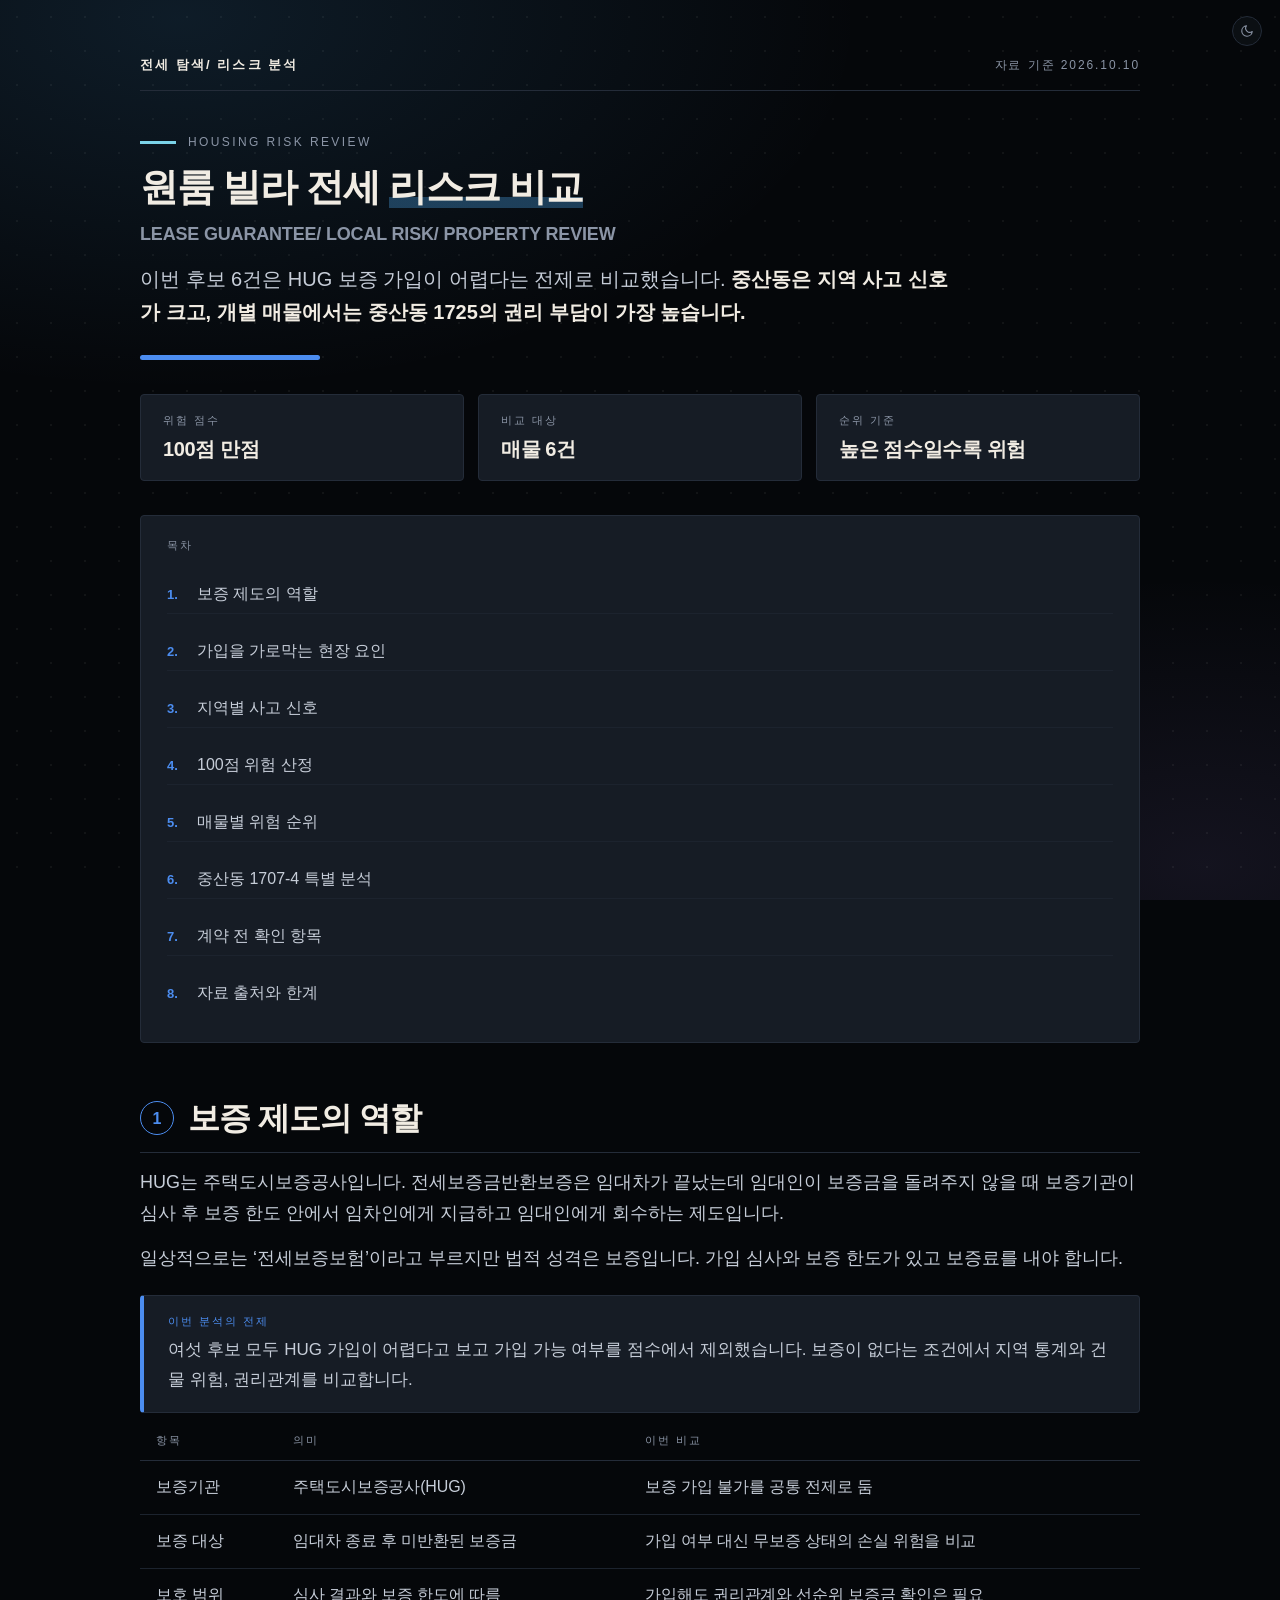
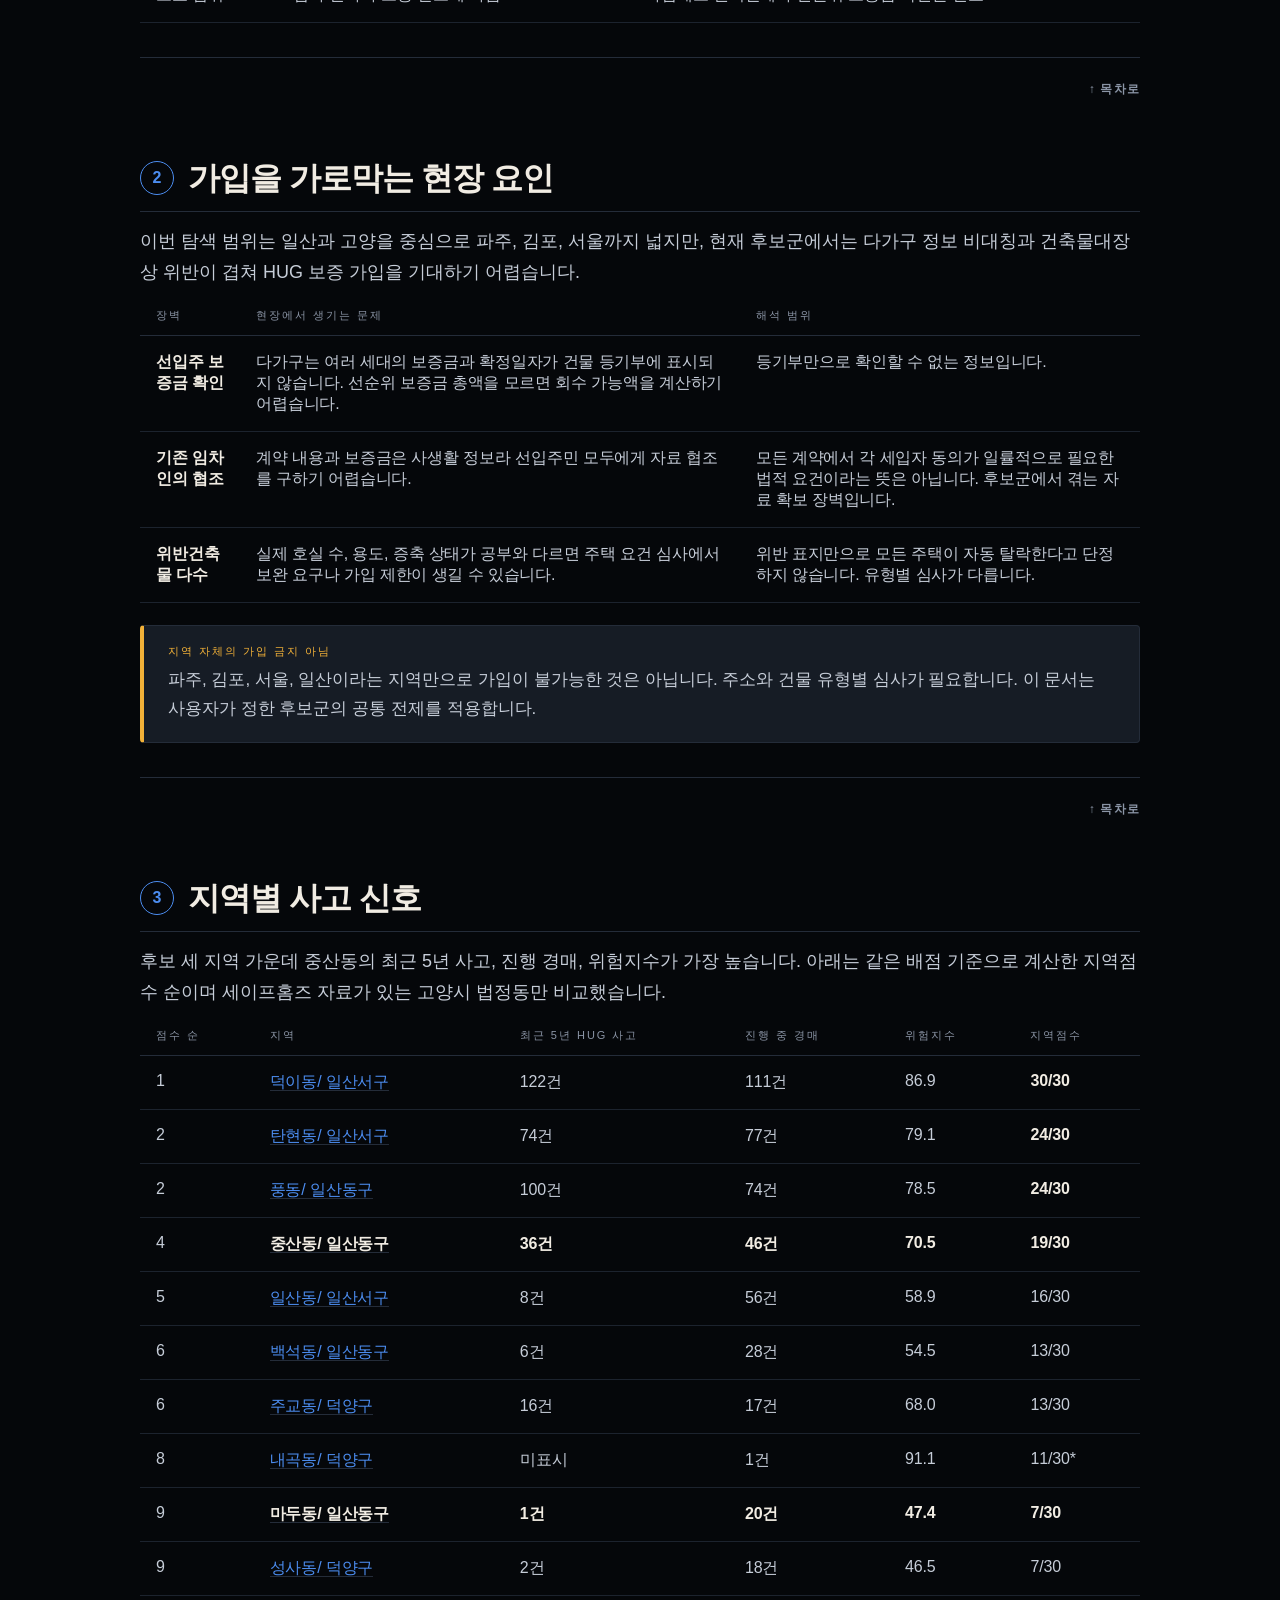
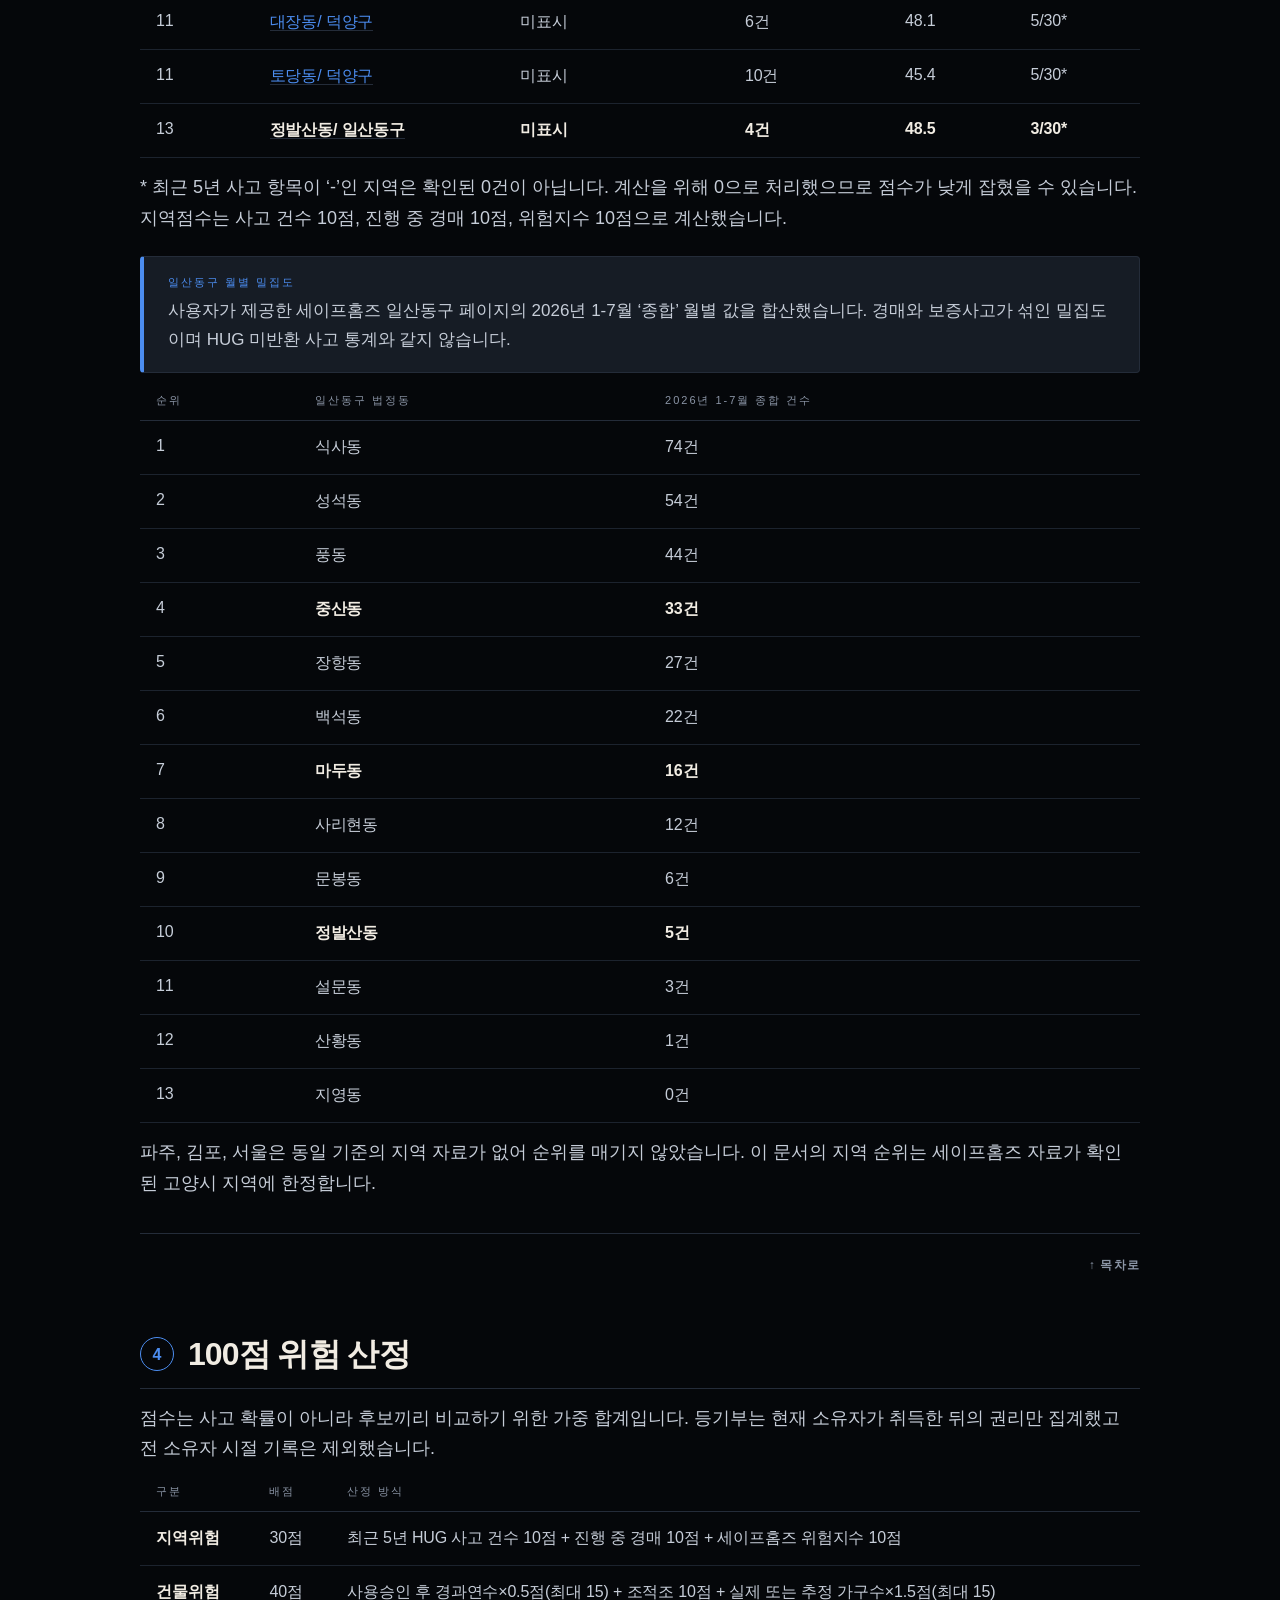
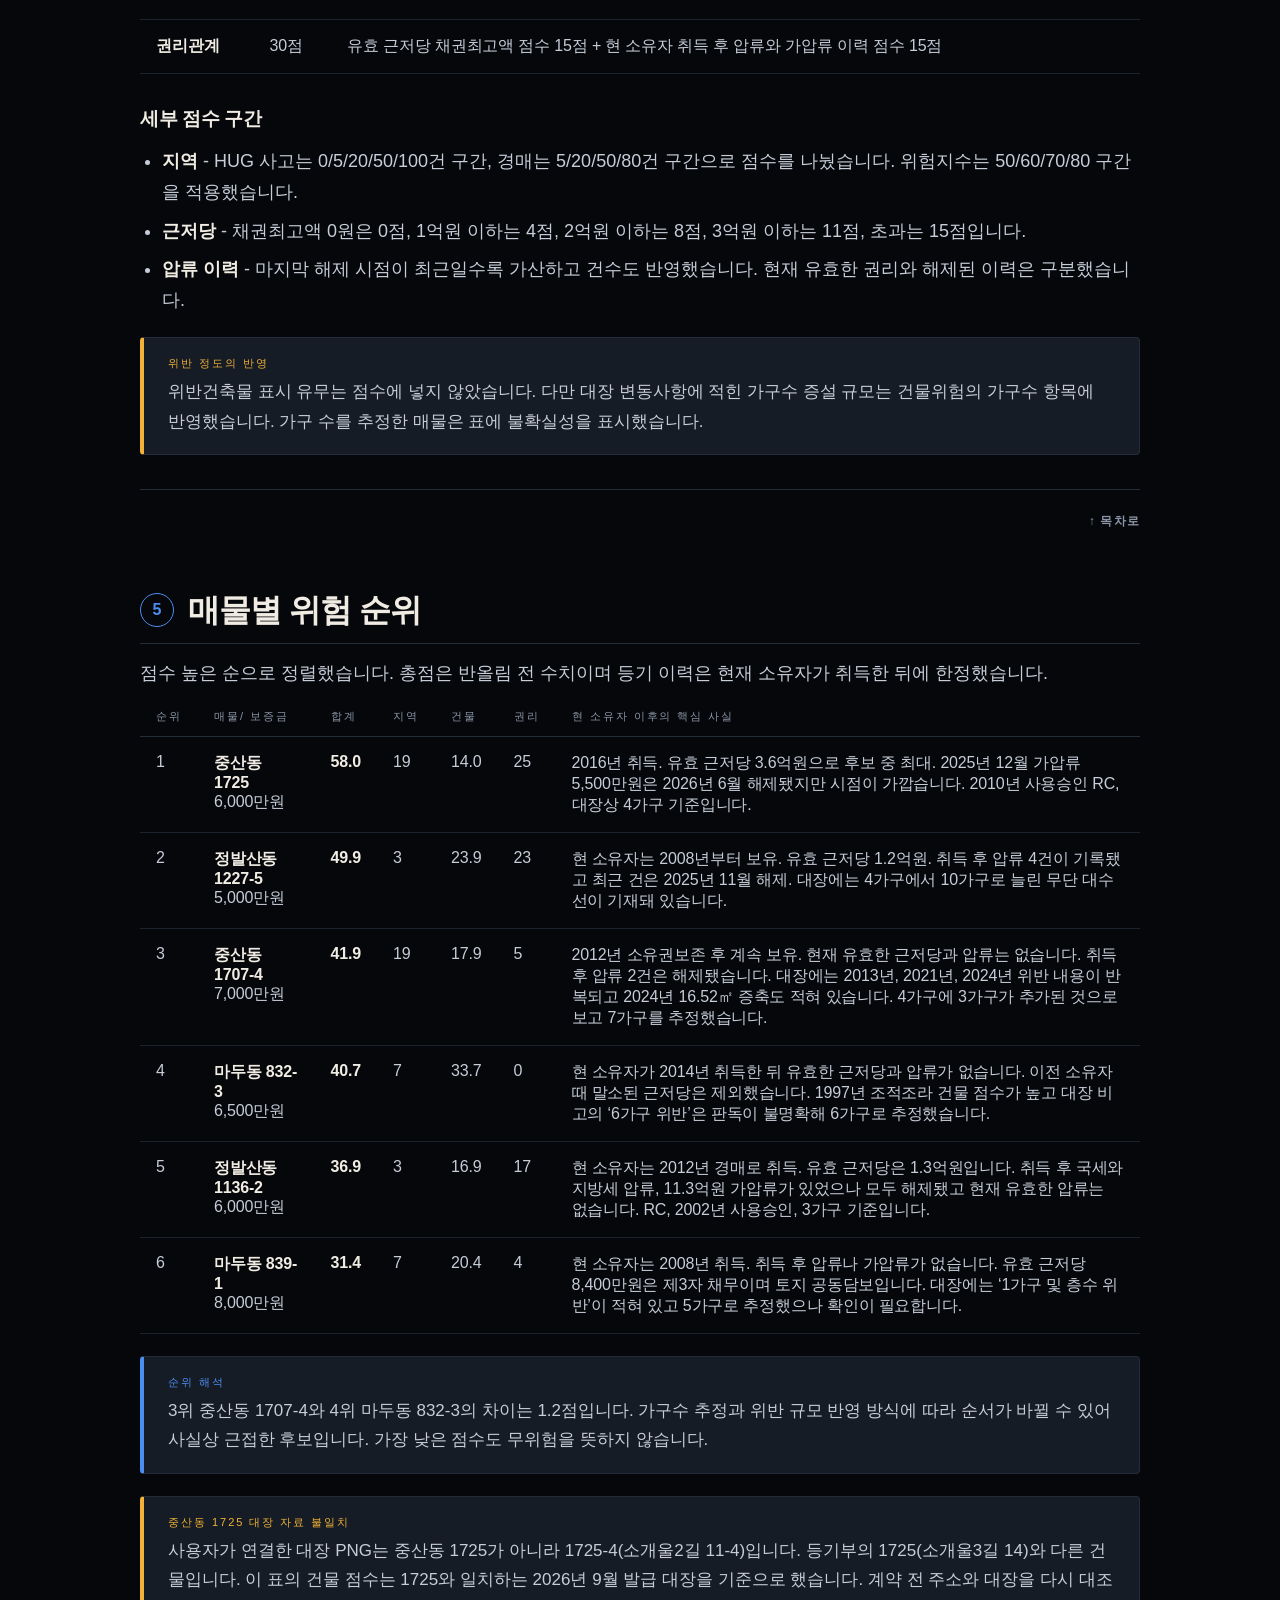
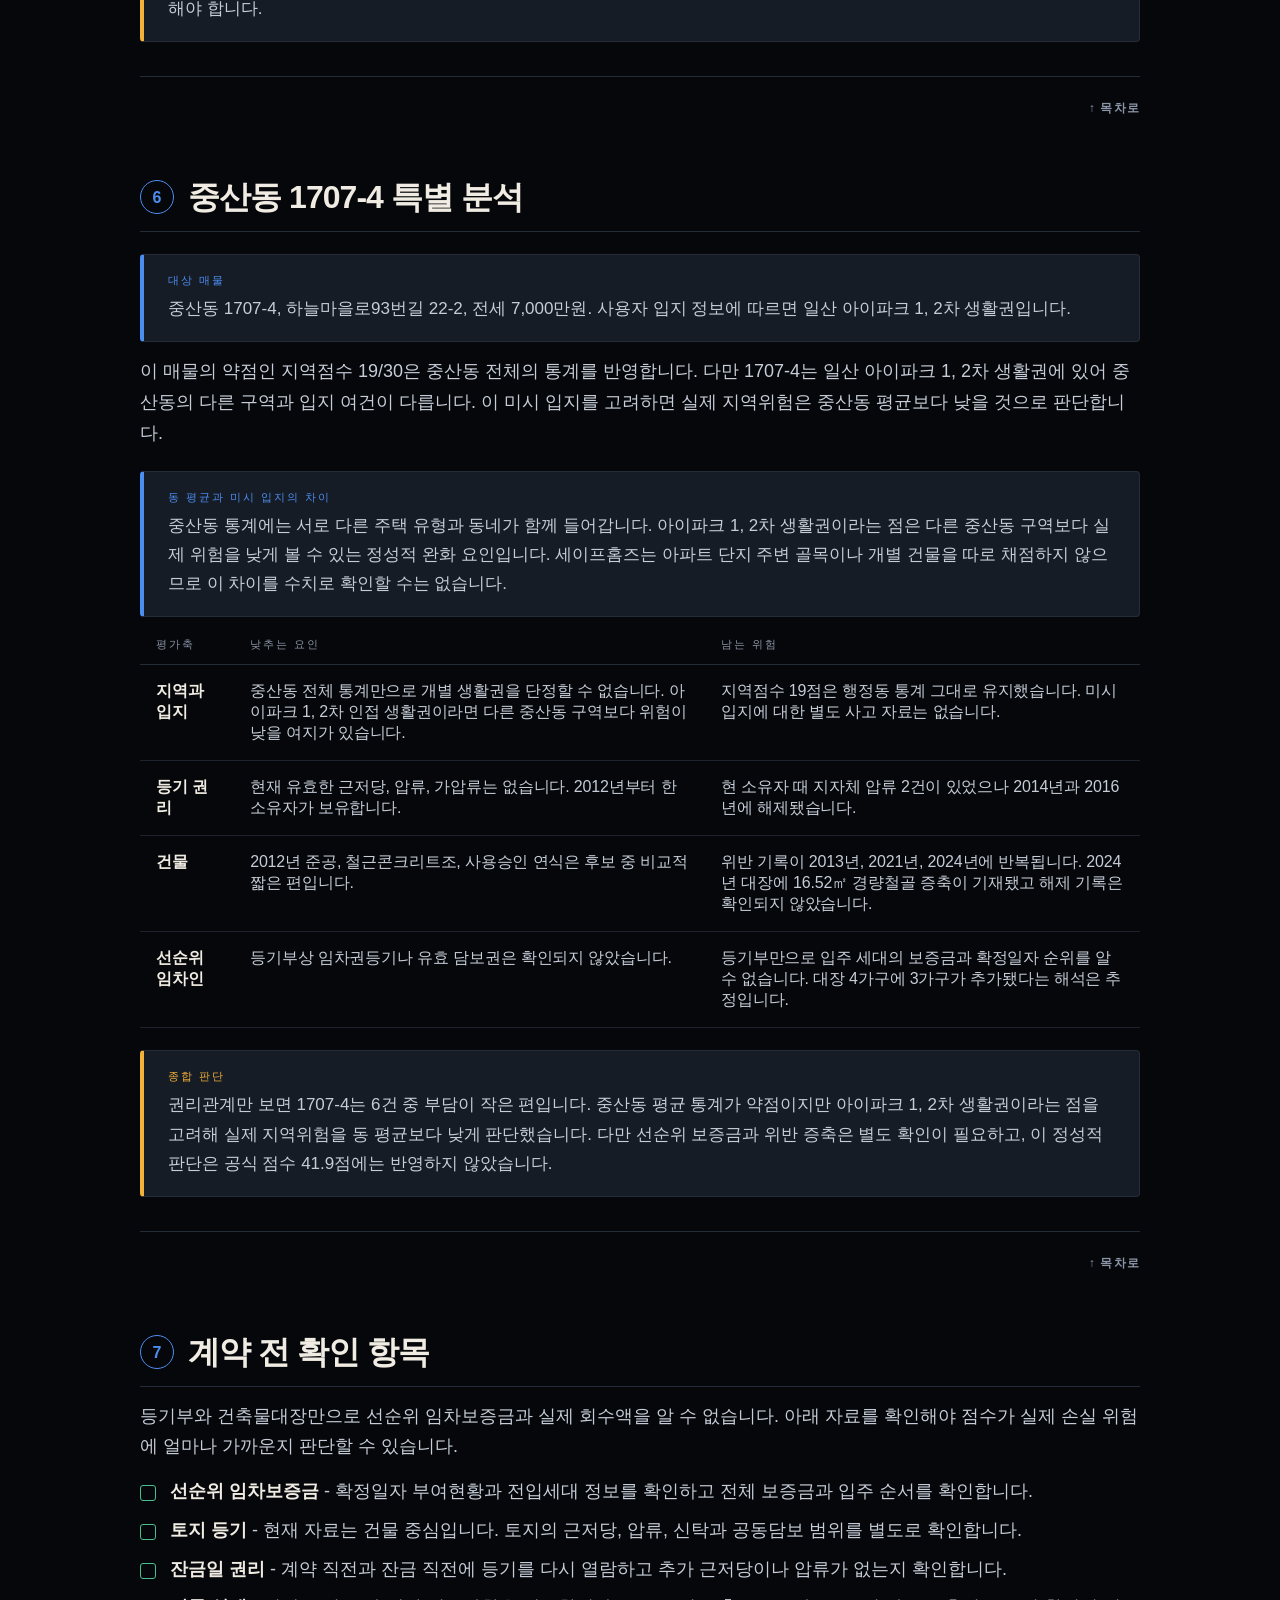
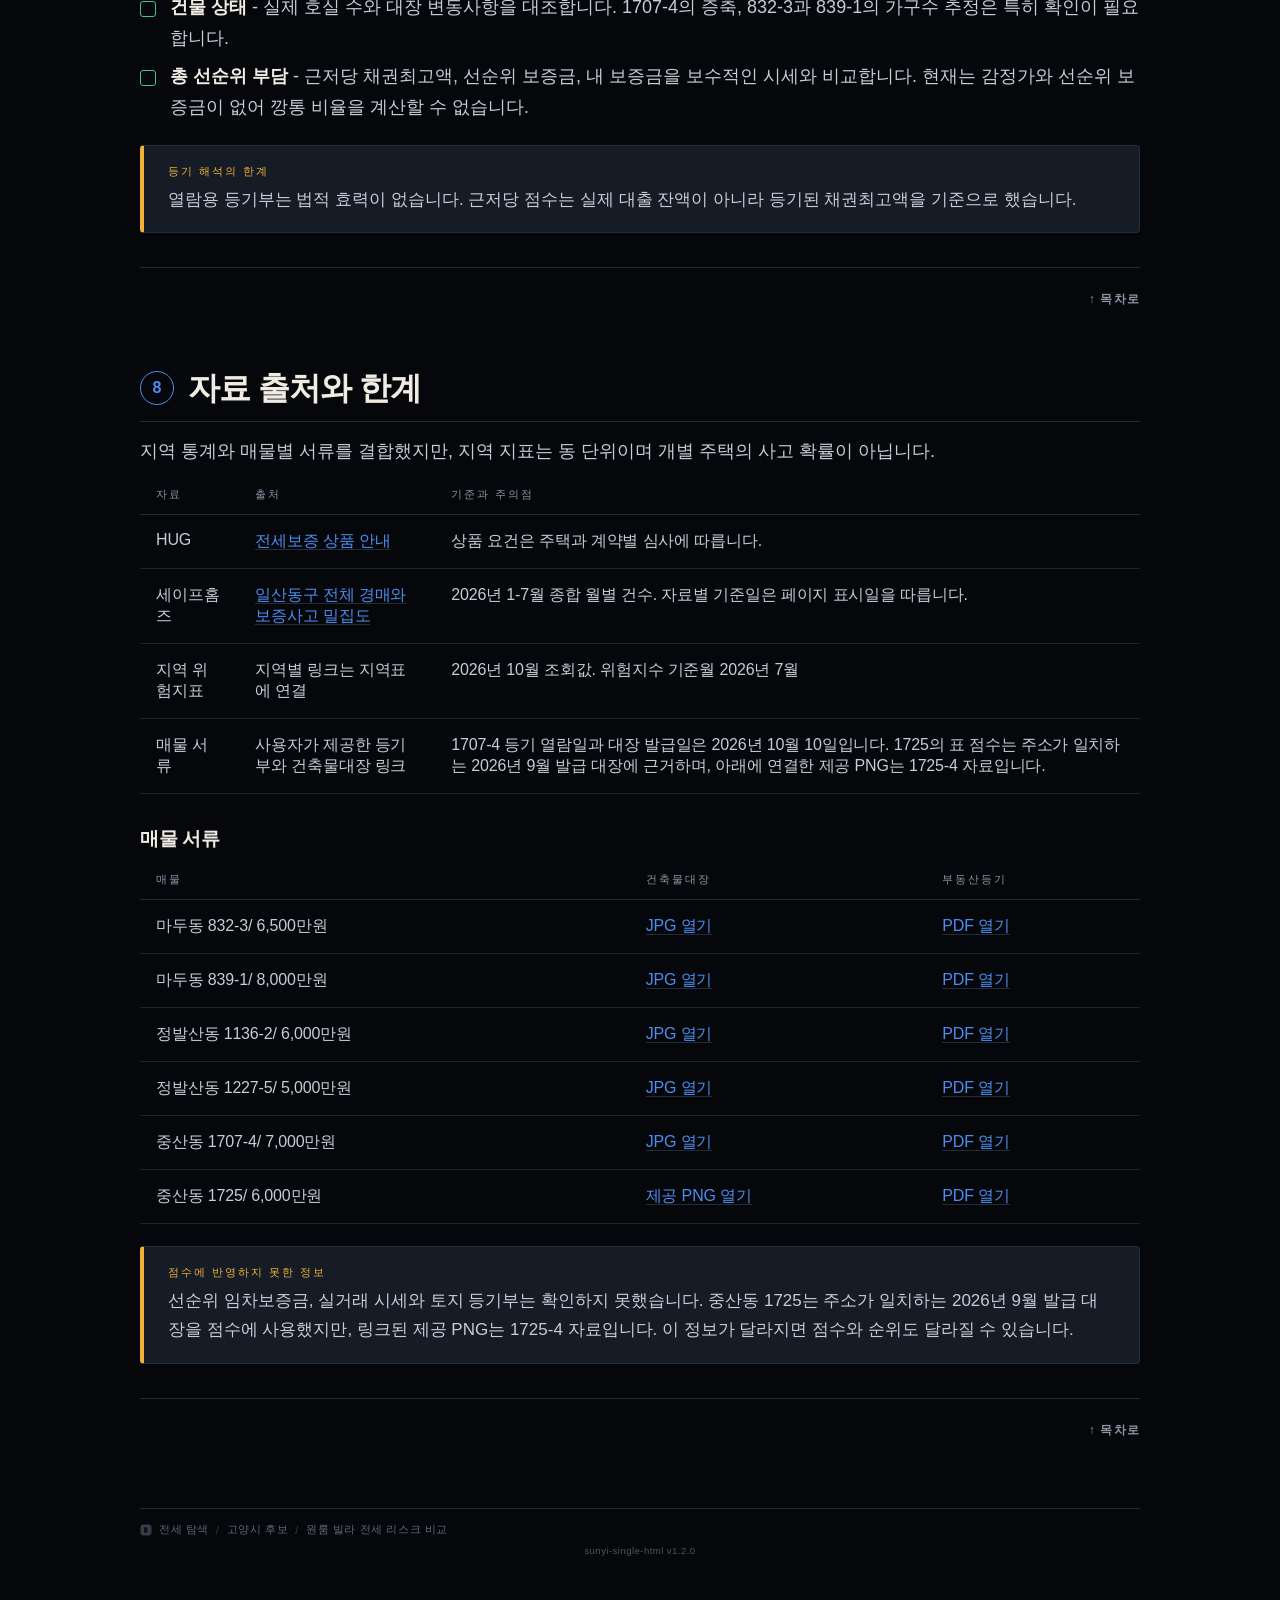
<file: personal/oneroom/oneroom-hunting.html>
<!DOCTYPE html><html lang="ko" data-theme="dark"><head>
<meta charset="UTF-8">
<meta name="viewport" content="width=device-width, initial-scale=1.0">
<title>원룸 빌라 전세 리스크 비교</title>
<style>
/* ===========================================================
   1. THEME TOKENS — DARK (default) + BRIGHT
   =========================================================== */
:root{
  --page-bg:#05070A;
  --doc-bg:#0E1116;
  --panel:#161C25;
  --line:#242C39;
  --line-soft:#1C232E;

  --fg:#F1ECE3;
  --fg-2:#C6CDD8;
  --mut:#8B95A6;
  --dim:#5F6879;

  --A:#F2B138;
  --B:#7BD3E8;
  --C:#4C8DF0;
  --D:#46C08D;

  --wash-1:rgba(76,169,240,.13);
  --wash-2:rgba(169,139,240,.09);
  --dots:rgba(255,255,255,.05);
  --mark:rgba(76,169,240,.32);

  /* MANDATORY FONT — Microsoft GothicNeo everywhere */
  --ko:'Microsoft GothicNeo','MS Gothic Neo','Apple SD Gothic Neo','Malgun Gothic',sans-serif;
  --la:'Microsoft GothicNeo','MS Gothic Neo','Apple SD Gothic Neo','Segoe UI',sans-serif;
  --mo:'Microsoft GothicNeo','MS Gothic Neo','Apple SD Gothic Neo','Segoe UI',sans-serif;
  --ease:cubic-bezier(.2,.7,.2,1);
}
html[data-theme="light"]{
  --page-bg:#E7E4DD;
  --doc-bg:#FBFAF7;
  --panel:#FFFFFF;
  --line:#D8D3C9;
  --line-soft:#E6E2D9;

  --fg:#14181F;
  --fg-2:#39414E;
  --mut:#6B7484;
  --dim:#98A0AE;

  --A:#B77B05;
  --B:#1E7F9B;
  --C:#1D5FCB;
  --D:#1C8A5D;

  --wash-1:rgba(29,95,203,.09);
  --wash-2:rgba(91,69,196,.07);
  --dots:rgba(0,0,0,.05);
  --mark:rgba(29,95,203,.20);
}

*{margin:0;padding:0;box-sizing:border-box;}
html,body{background:var(--page-bg);}
body{
  min-height:100%;
  font-family:var(--ko);
  color:var(--fg-2);
  -webkit-font-smoothing:antialiased;
  background:
    radial-gradient(1100px 600px at 14% 2%,var(--wash-1),transparent 62%),
    radial-gradient(820px 480px at 94% 96%,var(--wash-2),transparent 60%),
    radial-gradient(circle,var(--dots) 1px,transparent 1px) 0 0/34px 34px,
    var(--page-bg);
  background-attachment:fixed;
  transition:background-color .35s var(--ease),color .35s var(--ease);
}
img,svg{max-width:100%;}

/* ===========================================================
   2. DOCUMENT FRAME
   =========================================================== */
.doc{max-width:1080px;margin:0 auto;padding:56px 40px 96px;}

.chrome{display:flex;justify-content:space-between;align-items:center;gap:24px;
  padding-bottom:16px;border-bottom:1px solid var(--line);}
.chrome b{font-family:var(--mo);font-weight:700;font-size:13px;letter-spacing:.16em;
  text-transform:uppercase;color:var(--fg);}
.chrome i{font-style:normal;font-family:var(--mo);font-size:12px;letter-spacing:.16em;
  text-transform:uppercase;color:var(--mut);text-align:right;}

.kick{display:flex;align-items:center;gap:12px;font-family:var(--mo);font-size:12px;
  letter-spacing:.2em;text-transform:uppercase;color:var(--mut);margin-top:44px;}
.kick s{width:36px;height:3px;background:var(--B);display:inline-block;text-decoration:none;}

h1{font-family:var(--ko);font-weight:700;font-size:38px;line-height:1.18;
  letter-spacing:-.03em;color:var(--fg);margin-top:16px;}
h1 u{text-decoration:none;background:linear-gradient(transparent 74%,var(--mark) 74%);}
.en{font-family:var(--la);font-weight:800;font-size:18px;letter-spacing:-.01em;color:var(--mut);
  text-transform:uppercase;margin-top:14px;}
.lede{font-family:var(--ko);font-weight:300;font-size:20px;line-height:1.66;color:var(--fg-2);
  margin-top:18px;max-width:820px;}
.lede b{font-weight:600;color:var(--fg);}
.spine{height:5px;border-radius:3px;margin-top:26px;background:var(--C);width:180px;}

.board{display:grid;grid-template-columns:repeat(3,1fr);gap:14px;margin-top:34px;}
.cell{background:var(--panel);border:1px solid var(--line);border-radius:4px;padding:18px 22px;}
.label{font-family:var(--mo);font-size:11px;letter-spacing:.18em;text-transform:uppercase;color:var(--mut);}
.cell .v{font-family:var(--ko);font-weight:700;font-size:20px;line-height:1.3;color:var(--fg);
  margin-top:8px;letter-spacing:-.02em;}

/* ===========================================================
   2b. TABLE OF CONTENTS + BACK-TO-TOC LINK
   =========================================================== */
.toc{background:var(--panel);border:1px solid var(--line);border-radius:4px;
  padding:22px 26px;margin-top:34px;}
.toc-list{list-style:none;margin:14px 0 0;padding:0;display:grid;gap:2px;}
.toc-list li{font-family:var(--ko);font-size:16px;line-height:1.5;}
.toc-list a{display:flex;align-items:baseline;gap:10px;padding:7px 0;color:var(--fg-2);
  font-weight:500;text-decoration:none;border-bottom:1px solid var(--line-soft);}
.toc-list li:last-child a{border-bottom:none;}
.toc-list .n{flex:none;font-family:var(--mo);font-weight:800;font-size:13px;
  color:var(--C);min-width:20px;}
.toc-list a:hover{color:var(--C);}
.toc-list a:hover .n{color:var(--C);}
.toc-back{margin-top:34px;padding-top:14px;border-top:1px solid var(--line);text-align:right;}
.toc-back a{font-family:var(--mo);font-size:12px;letter-spacing:.1em;text-transform:uppercase;
  color:var(--mut);text-decoration:none;border-bottom:none;font-weight:700;}
.toc-back a:hover{color:var(--C);}
@media print{.toc-back{display:none;}}

/* ===========================================================
   3. SECTIONS
   =========================================================== */
section{margin-top:56px;}
h2{font-family:var(--ko);font-weight:700;font-size:32px;line-height:1.2;letter-spacing:-.03em;
  color:var(--fg);display:flex;align-items:center;gap:14px;
  padding-bottom:14px;border-bottom:1px solid var(--line);}
h2 .num{flex:none;width:34px;height:34px;border-radius:50%;border:1.5px solid var(--C);color:var(--C);
  font-family:var(--la);font-weight:800;font-size:16px;
  display:inline-flex;align-items:center;justify-content:center;letter-spacing:0;}
h3{font-family:var(--ko);font-weight:600;font-size:19px;letter-spacing:-.02em;color:var(--fg);
  margin:32px 0 10px;}
p{font-family:var(--ko);font-weight:300;font-size:18px;line-height:1.72;color:var(--fg-2);margin-top:14px;}
p b,li b,td b{font-weight:600;color:var(--fg);}
ul,ol{margin:14px 0 0 22px;}
li{font-family:var(--ko);font-weight:300;font-size:18px;line-height:1.7;color:var(--fg-2);margin:8px 0;}
a{color:var(--C);text-decoration:none;border-bottom:1px solid var(--line);}
a:hover{border-bottom-color:var(--C);}
code{font-family:var(--mo);font-size:15px;background:var(--panel);border:1px solid var(--line);
  border-radius:3px;padding:1px 7px;color:var(--B);white-space:nowrap;}

.checklist{list-style:none;margin-left:0;}
.checklist li{position:relative;padding-left:30px;}
.checklist li:before{content:"";position:absolute;left:0;top:9px;width:14px;height:14px;
  border:1.5px solid var(--D);border-radius:3px;}

/* ===========================================================
   4. CALLOUTS
   =========================================================== */
.note{background:var(--panel);border:1px solid var(--line);border-left:4px solid var(--C);
  border-radius:4px;padding:18px 24px;margin-top:22px;}
.note.warn{border-left-color:var(--A);}
.note .label{margin-bottom:6px;color:var(--C);}
.note.warn .label{color:var(--A);}
.note p{margin-top:4px;font-size:17px;}

/* ===========================================================
   5. TABLES
   =========================================================== */
.tblwrap{margin-top:20px;overflow-x:auto;}
table{width:100%;border-collapse:collapse;}
th{font-family:var(--mo);font-size:11px;letter-spacing:.18em;text-transform:uppercase;color:var(--mut);
  text-align:left;padding:0 16px 12px;border-bottom:1px solid var(--line);font-weight:400;white-space:nowrap;}
td{font-family:var(--ko);font-weight:400;font-size:16px;color:var(--fg-2);padding:16px;
  border-bottom:1px solid var(--line-soft);vertical-align:top;letter-spacing:-.01em;}

/* ===========================================================
   6. FIGURES — screenshot frames
   =========================================================== */
figure.fig{margin-top:22px;background:var(--panel);border:1px solid var(--line);
  border-radius:4px;overflow:hidden;}
.fig .bar{display:flex;align-items:center;gap:10px;padding:10px 16px;
  border-bottom:1px solid var(--line);font-family:var(--mo);font-size:12px;
  letter-spacing:.1em;text-transform:uppercase;color:var(--mut);}
.fig .bar s{width:9px;height:9px;border-radius:50%;background:var(--dim);display:inline-block;
  text-decoration:none;flex:none;}
.fig .body{padding:22px 24px;}
.fig .body .t{font-family:var(--ko);font-weight:600;font-size:18px;color:var(--fg);}
.fig .body .s{font-family:var(--ko);font-weight:300;font-size:15px;color:var(--mut);
  text-decoration:none;display:block;margin-top:4px;}
.fig .field{border:1px solid var(--line);border-radius:4px;padding:11px 14px;margin-top:14px;
  font-family:var(--ko);font-size:15px;color:var(--mut);background:var(--doc-bg);}
.fig .btn{display:inline-block;margin-top:14px;padding:8px 20px;border-radius:4px;
  font-family:var(--mo);font-size:13px;letter-spacing:.06em;background:var(--C);color:#fff;}
.fig .btn.ghost{background:transparent;border:1px solid var(--C);color:var(--C);margin-left:10px;}
/* Real screenshot: size to its own natural resolution (capped to the frame width), never force-stretch —
   a narrow/small capture must not be blown up to match a wide one, or the two look mismatched side by side. */
figure.fig>img{display:block;margin:0 auto;max-width:100%;height:auto;background:var(--doc-bg);}
figcaption{padding:12px 16px;border-top:1px solid var(--line-soft);
  font-family:var(--ko);font-weight:300;font-size:14px;color:var(--mut);}

/* ===========================================================
   7. FOOTER BREADCRUMB — very small type
   =========================================================== */
.foot{margin-top:64px;padding-top:14px;border-top:1px solid var(--line);
  display:flex;align-items:center;gap:7px;flex-wrap:wrap;
  font-family:var(--mo);font-size:10.5px;letter-spacing:.06em;color:var(--dim);}
.foot svg{flex:none;width:12px;height:12px;}
.foot .sep{opacity:.55;}
/* skill version stamp — its own last line, smaller than the breadcrumb above it */
.ver{margin-top:8px;text-align:center;font-family:var(--mo);font-size:9.5px;
  letter-spacing:.05em;color:var(--dim);opacity:.8;}

/* ===========================================================
   8. THEME TOGGLE — top-right, 30px, dark / bright
   =========================================================== */
.theme-toggle{position:fixed;top:16px;right:18px;z-index:1001;width:30px;height:30px;
  display:flex;align-items:center;justify-content:center;cursor:pointer;
  background:color-mix(in srgb,var(--doc-bg) 82%,transparent);
  border:1px solid var(--line);border-radius:999px;color:var(--mut);
  backdrop-filter:blur(8px);transition:color .25s ease,border-color .25s ease,
  background-color .35s var(--ease);}
.theme-toggle:hover{color:var(--fg);border-color:var(--fg-2);}
.theme-toggle svg{width:14px;height:14px;fill:none;stroke:currentColor;stroke-width:1.9;
  stroke-linecap:round;stroke-linejoin:round;}
.theme-toggle .i-sun{display:none;}
html[data-theme="light"] .theme-toggle .i-sun{display:block;}
html[data-theme="light"] .theme-toggle .i-moon{display:none;}

/* ===========================================================
   9. PRINT — always bright, no chrome
   =========================================================== */
@media print{
  @page{margin:14mm;}
  html,html[data-theme="dark"],html[data-theme="light"]{
    --page-bg:#FFFFFF;--doc-bg:#FFFFFF;--panel:#FFFFFF;
    --line:#C9C4BA;--line-soft:#E3DFD6;
    --fg:#14181F;--fg-2:#39414E;--mut:#5F6874;--dim:#8C93A0;
    --A:#8F5E05;--B:#146276;--C:#174FAB;--D:#136746;
    --wash-1:transparent;--wash-2:transparent;--dots:transparent;
    --mark:rgba(23,79,171,.18);}
  *{-webkit-print-color-adjust:exact!important;print-color-adjust:exact!important;}
  body{background:#fff;}
  .theme-toggle{display:none!important;}
  section,figure.fig,.note{break-inside:avoid;}
}
@media (max-width:760px){
  .doc{padding:40px 20px 72px;}
  h1{font-size:28px;}
  h2{font-size:25px;}
  .board{grid-template-columns:1fr;}
}
</style>
</head>
<body>

<!-- top-right dark / bright mode toggle -->
<button class="theme-toggle" id="themeToggle" aria-label="Toggle dark / bright mode" title="Dark / Bright (T)">
  <svg class="i-moon" viewBox="0 0 24 24"><path d="M21 12.8A9 9 0 1 1 11.2 3a7 7 0 0 0 9.8 9.8z"/></svg>
  <svg class="i-sun" viewBox="0 0 24 24"><circle cx="12" cy="12" r="4.2"/>
    <path d="M12 2v2M12 20v2M2 12h2M20 12h2M4.9 4.9l1.5 1.5M17.6 17.6l1.5 1.5M19.1 4.9l-1.5 1.5M6.4 17.6l-1.5 1.5"/></svg>
</button>

<div class="doc">

  <div class="chrome">
    <b>전세 탐색/ 리스크 분석</b>
    <i>자료 기준 2026.10.10</i>
  </div>

  <div class="kick"><s></s>HOUSING RISK REVIEW</div>
  <h1>원룸 빌라 전세 <u>리스크 비교</u></h1>
  <div class="en">LEASE GUARANTEE/ LOCAL RISK/ PROPERTY REVIEW</div>
  <p class="lede">이번 후보 6건은 HUG 보증 가입이 어렵다는 전제로 비교했습니다. <b>중산동은 지역 사고 신호가 크고, 개별 매물에서는 중산동 1725의 권리 부담이 가장 높습니다.</b></p>
  <div class="spine"></div>

  <div class="board">
    <div class="cell"><div class="label">위험 점수</div><div class="v">100점 만점</div></div>
    <div class="cell"><div class="label">비교 대상</div><div class="v">매물 6건</div></div>
    <div class="cell"><div class="label">순위 기준</div><div class="v">높은 점수일수록 위험</div></div>
  </div>

  <div class="toc" id="toc">
    <div class="label">목차</div>
    <ol class="toc-list">
      <li><a href="#sec1"><span class="n">1.</span>보증 제도의 역할</a></li>
      <li><a href="#sec2"><span class="n">2.</span>가입을 가로막는 현장 요인</a></li>
      <li><a href="#sec3"><span class="n">3.</span>지역별 사고 신호</a></li>
      <li><a href="#sec4"><span class="n">4.</span>100점 위험 산정</a></li>
      <li><a href="#sec5"><span class="n">5.</span>매물별 위험 순위</a></li>
      <li><a href="#sec6"><span class="n">6.</span>중산동 1707-4 특별 분석</a></li>
      <li><a href="#sec7"><span class="n">7.</span>계약 전 확인 항목</a></li>
      <li><a href="#sec8"><span class="n">8.</span>자료 출처와 한계</a></li>
    </ol>
  </div>

  <section id="sec1">
    <h2><span class="num">1</span>보증 제도의 역할</h2>
    <p>HUG는 주택도시보증공사입니다. 전세보증금반환보증은 임대차가 끝났는데 임대인이 보증금을 돌려주지 않을 때 보증기관이 심사 후 보증 한도 안에서 임차인에게 지급하고 임대인에게 회수하는 제도입니다.</p>
    <p>일상적으로는 ‘전세보증보험’이라고 부르지만 법적 성격은 보증입니다. 가입 심사와 보증 한도가 있고 보증료를 내야 합니다.</p>
    <div class="note">
      <div class="label">이번 분석의 전제</div>
      <p>여섯 후보 모두 HUG 가입이 어렵다고 보고 가입 가능 여부를 점수에서 제외했습니다. 보증이 없다는 조건에서 지역 통계와 건물 위험, 권리관계를 비교합니다.</p>
    </div>
    <div class="tblwrap">
      <table>
        <thead><tr><th>항목</th><th>의미</th><th>이번 비교</th></tr></thead>
        <tbody>
          <tr><td>보증기관</td><td>주택도시보증공사(HUG)</td><td>보증 가입 불가를 공통 전제로 둠</td></tr>
          <tr><td>보증 대상</td><td>임대차 종료 후 미반환된 보증금</td><td>가입 여부 대신 무보증 상태의 손실 위험을 비교</td></tr>
          <tr><td>보호 범위</td><td>심사 결과와 보증 한도에 따름</td><td>가입해도 권리관계와 선순위 보증금 확인은 필요</td></tr>
        </tbody>
      </table>
    </div>
    <p class="toc-back"><a href="#toc">↑ 목차로</a></p>
  </section>

  <section id="sec2">
    <h2><span class="num">2</span>가입을 가로막는 현장 요인</h2>
    <p>이번 탐색 범위는 일산과 고양을 중심으로 파주, 김포, 서울까지 넓지만, 현재 후보군에서는 다가구 정보 비대칭과 건축물대장상 위반이 겹쳐 HUG 보증 가입을 기대하기 어렵습니다.</p>
    <div class="tblwrap">
      <table>
        <thead><tr><th>장벽</th><th>현장에서 생기는 문제</th><th>해석 범위</th></tr></thead>
        <tbody>
          <tr><td><b>선입주 보증금 확인</b></td><td>다가구는 여러 세대의 보증금과 확정일자가 건물 등기부에 표시되지 않습니다. 선순위 보증금 총액을 모르면 회수 가능액을 계산하기 어렵습니다.</td><td>등기부만으로 확인할 수 없는 정보입니다.</td></tr>
          <tr><td><b>기존 임차인의 협조</b></td><td>계약 내용과 보증금은 사생활 정보라 선입주민 모두에게 자료 협조를 구하기 어렵습니다.</td><td>모든 계약에서 각 세입자 동의가 일률적으로 필요한 법적 요건이라는 뜻은 아닙니다. 후보군에서 겪는 자료 확보 장벽입니다.</td></tr>
          <tr><td><b>위반건축물 다수</b></td><td>실제 호실 수, 용도, 증축 상태가 공부와 다르면 주택 요건 심사에서 보완 요구나 가입 제한이 생길 수 있습니다.</td><td>위반 표지만으로 모든 주택이 자동 탈락한다고 단정하지 않습니다. 유형별 심사가 다릅니다.</td></tr>
        </tbody>
      </table>
    </div>
    <div class="note warn">
      <div class="label">지역 자체의 가입 금지 아님</div>
      <p>파주, 김포, 서울, 일산이라는 지역만으로 가입이 불가능한 것은 아닙니다. 주소와 건물 유형별 심사가 필요합니다. 이 문서는 사용자가 정한 후보군의 공통 전제를 적용합니다.</p>
    </div>
    <p class="toc-back"><a href="#toc">↑ 목차로</a></p>
  </section>

  <section id="sec3">
    <h2><span class="num">3</span>지역별 사고 신호</h2>
    <p>후보 세 지역 가운데 중산동의 최근 5년 사고, 진행 경매, 위험지수가 가장 높습니다. 아래는 같은 배점 기준으로 계산한 지역점수 순이며 세이프홈즈 자료가 있는 고양시 법정동만 비교했습니다.</p>
    <div class="tblwrap">
      <table>
        <thead><tr><th>점수 순</th><th>지역</th><th>최근 5년 HUG 사고</th><th>진행 중 경매</th><th>위험지수</th><th>지역점수</th></tr></thead>
        <tbody>
          <tr><td>1</td><td><a href="https://safehomes.kr/risk-map/경기도/고양시-일산서구/덕이동" target="_blank" rel="noreferrer">덕이동/ 일산서구</a></td><td>122건</td><td>111건</td><td>86.9</td><td><b>30/30</b></td></tr>
          <tr><td>2</td><td><a href="https://safehomes.kr/risk-map/경기도/고양시-일산서구/탄현동" target="_blank" rel="noreferrer">탄현동/ 일산서구</a></td><td>74건</td><td>77건</td><td>79.1</td><td><b>24/30</b></td></tr>
          <tr><td>2</td><td><a href="https://safehomes.kr/risk-map/경기도/고양시-일산동구/풍동" target="_blank" rel="noreferrer">풍동/ 일산동구</a></td><td>100건</td><td>74건</td><td>78.5</td><td><b>24/30</b></td></tr>
          <tr><td>4</td><td><a href="https://safehomes.kr/risk-map/경기도/고양시-일산동구/중산동" target="_blank" rel="noreferrer"><b>중산동/ 일산동구</b></a></td><td><b>36건</b></td><td><b>46건</b></td><td><b>70.5</b></td><td><b>19/30</b></td></tr>
          <tr><td>5</td><td><a href="https://safehomes.kr/risk-map/경기도/고양시-일산서구/일산동" target="_blank" rel="noreferrer">일산동/ 일산서구</a></td><td>8건</td><td>56건</td><td>58.9</td><td>16/30</td></tr>
          <tr><td>6</td><td><a href="https://safehomes.kr/risk-map/경기도/고양시-일산동구/백석동" target="_blank" rel="noreferrer">백석동/ 일산동구</a></td><td>6건</td><td>28건</td><td>54.5</td><td>13/30</td></tr>
          <tr><td>6</td><td><a href="https://safehomes.kr/risk-map/경기도/고양시-덕양구/주교동" target="_blank" rel="noreferrer">주교동/ 덕양구</a></td><td>16건</td><td>17건</td><td>68.0</td><td>13/30</td></tr>
          <tr><td>8</td><td><a href="https://safehomes.kr/risk-map/경기도/고양시-덕양구/내곡동" target="_blank" rel="noreferrer">내곡동/ 덕양구</a></td><td>미표시</td><td>1건</td><td>91.1</td><td>11/30*</td></tr>
          <tr><td>9</td><td><a href="https://safehomes.kr/risk-map/경기도/고양시-일산동구/마두동" target="_blank" rel="noreferrer"><b>마두동/ 일산동구</b></a></td><td><b>1건</b></td><td><b>20건</b></td><td><b>47.4</b></td><td><b>7/30</b></td></tr>
          <tr><td>9</td><td><a href="https://safehomes.kr/risk-map/경기도/고양시-덕양구/성사동" target="_blank" rel="noreferrer">성사동/ 덕양구</a></td><td>2건</td><td>18건</td><td>46.5</td><td>7/30</td></tr>
          <tr><td>11</td><td><a href="https://safehomes.kr/risk-map/경기도/고양시-덕양구/대장동" target="_blank" rel="noreferrer">대장동/ 덕양구</a></td><td>미표시</td><td>6건</td><td>48.1</td><td>5/30*</td></tr>
          <tr><td>11</td><td><a href="https://safehomes.kr/risk-map/경기도/고양시-덕양구/토당동" target="_blank" rel="noreferrer">토당동/ 덕양구</a></td><td>미표시</td><td>10건</td><td>45.4</td><td>5/30*</td></tr>
          <tr><td>13</td><td><a href="https://safehomes.kr/risk-map/경기도/고양시-일산동구/정발산동" target="_blank" rel="noreferrer"><b>정발산동/ 일산동구</b></a></td><td><b>미표시</b></td><td><b>4건</b></td><td><b>48.5</b></td><td><b>3/30*</b></td></tr>
        </tbody>
      </table>
    </div>
    <p>* 최근 5년 사고 항목이 ‘-’인 지역은 확인된 0건이 아닙니다. 계산을 위해 0으로 처리했으므로 점수가 낮게 잡혔을 수 있습니다. 지역점수는 사고 건수 10점, 진행 중 경매 10점, 위험지수 10점으로 계산했습니다.</p>
    <div class="note">
      <div class="label">일산동구 월별 밀집도</div>
      <p>사용자가 제공한 세이프홈즈 일산동구 페이지의 2026년 1-7월 ‘종합’ 월별 값을 합산했습니다. 경매와 보증사고가 섞인 밀집도이며 HUG 미반환 사고 통계와 같지 않습니다.</p>
    </div>
    <div class="tblwrap">
      <table>
        <thead><tr><th>순위</th><th>일산동구 법정동</th><th>2026년 1-7월 종합 건수</th></tr></thead>
        <tbody>
          <tr><td>1</td><td>식사동</td><td>74건</td></tr>
          <tr><td>2</td><td>성석동</td><td>54건</td></tr>
          <tr><td>3</td><td>풍동</td><td>44건</td></tr>
          <tr><td>4</td><td><b>중산동</b></td><td><b>33건</b></td></tr>
          <tr><td>5</td><td>장항동</td><td>27건</td></tr>
          <tr><td>6</td><td>백석동</td><td>22건</td></tr>
          <tr><td>7</td><td><b>마두동</b></td><td><b>16건</b></td></tr>
          <tr><td>8</td><td>사리현동</td><td>12건</td></tr>
          <tr><td>9</td><td>문봉동</td><td>6건</td></tr>
          <tr><td>10</td><td><b>정발산동</b></td><td><b>5건</b></td></tr>
          <tr><td>11</td><td>설문동</td><td>3건</td></tr>
          <tr><td>12</td><td>산황동</td><td>1건</td></tr>
          <tr><td>13</td><td>지영동</td><td>0건</td></tr>
        </tbody>
      </table>
    </div>
    <p>파주, 김포, 서울은 동일 기준의 지역 자료가 없어 순위를 매기지 않았습니다. 이 문서의 지역 순위는 세이프홈즈 자료가 확인된 고양시 지역에 한정합니다.</p>
    <p class="toc-back"><a href="#toc">↑ 목차로</a></p>
  </section>

  <section id="sec4">
    <h2><span class="num">4</span>100점 위험 산정</h2>
    <p>점수는 사고 확률이 아니라 후보끼리 비교하기 위한 가중 합계입니다. 등기부는 현재 소유자가 취득한 뒤의 권리만 집계했고 전 소유자 시절 기록은 제외했습니다.</p>
    <div class="tblwrap">
      <table>
        <thead><tr><th>구분</th><th>배점</th><th>산정 방식</th></tr></thead>
        <tbody>
          <tr><td><b>지역위험</b></td><td>30점</td><td>최근 5년 HUG 사고 건수 10점 + 진행 중 경매 10점 + 세이프홈즈 위험지수 10점</td></tr>
          <tr><td><b>건물위험</b></td><td>40점</td><td>사용승인 후 경과연수×0.5점(최대 15) + 조적조 10점 + 실제 또는 추정 가구수×1.5점(최대 15)</td></tr>
          <tr><td><b>권리관계</b></td><td>30점</td><td>유효 근저당 채권최고액 점수 15점 + 현 소유자 취득 후 압류와 가압류 이력 점수 15점</td></tr>
        </tbody>
      </table>
    </div>
    <h3>세부 점수 구간</h3>
    <ul>
      <li><b>지역</b> - HUG 사고는 0/5/20/50/100건 구간, 경매는 5/20/50/80건 구간으로 점수를 나눴습니다. 위험지수는 50/60/70/80 구간을 적용했습니다.</li>
      <li><b>근저당</b> - 채권최고액 0원은 0점, 1억원 이하는 4점, 2억원 이하는 8점, 3억원 이하는 11점, 초과는 15점입니다.</li>
      <li><b>압류 이력</b> - 마지막 해제 시점이 최근일수록 가산하고 건수도 반영했습니다. 현재 유효한 권리와 해제된 이력은 구분했습니다.</li>
    </ul>
    <div class="note warn">
      <div class="label">위반 정도의 반영</div>
      <p>위반건축물 표시 유무는 점수에 넣지 않았습니다. 다만 대장 변동사항에 적힌 가구수 증설 규모는 건물위험의 가구수 항목에 반영했습니다. 가구 수를 추정한 매물은 표에 불확실성을 표시했습니다.</p>
    </div>
    <p class="toc-back"><a href="#toc">↑ 목차로</a></p>
  </section>

  <section id="sec5">
    <h2><span class="num">5</span>매물별 위험 순위</h2>
    <p>점수 높은 순으로 정렬했습니다. 총점은 반올림 전 수치이며 등기 이력은 현재 소유자가 취득한 뒤에 한정했습니다.</p>
    <div class="tblwrap">
      <table>
        <thead><tr><th>순위</th><th>매물/ 보증금</th><th>합계</th><th>지역</th><th>건물</th><th>권리</th><th>현 소유자 이후의 핵심 사실</th></tr></thead>
        <tbody>
          <tr><td>1</td><td><b>중산동 1725</b><br>6,000만원</td><td><b>58.0</b></td><td>19</td><td>14.0</td><td>25</td><td>2016년 취득. 유효 근저당 3.6억원으로 후보 중 최대. 2025년 12월 가압류 5,500만원은 2026년 6월 해제됐지만 시점이 가깝습니다. 2010년 사용승인 RC, 대장상 4가구 기준입니다.</td></tr>
          <tr><td>2</td><td><b>정발산동 1227-5</b><br>5,000만원</td><td><b>49.9</b></td><td>3</td><td>23.9</td><td>23</td><td>현 소유자는 2008년부터 보유. 유효 근저당 1.2억원. 취득 후 압류 4건이 기록됐고 최근 건은 2025년 11월 해제. 대장에는 4가구에서 10가구로 늘린 무단 대수선이 기재돼 있습니다.</td></tr>
          <tr><td>3</td><td><b>중산동 1707-4</b><br>7,000만원</td><td><b>41.9</b></td><td>19</td><td>17.9</td><td>5</td><td>2012년 소유권보존 후 계속 보유. 현재 유효한 근저당과 압류는 없습니다. 취득 후 압류 2건은 해제됐습니다. 대장에는 2013년, 2021년, 2024년 위반 내용이 반복되고 2024년 16.52㎡ 증축도 적혀 있습니다. 4가구에 3가구가 추가된 것으로 보고 7가구를 추정했습니다.</td></tr>
          <tr><td>4</td><td><b>마두동 832-3</b><br>6,500만원</td><td><b>40.7</b></td><td>7</td><td>33.7</td><td>0</td><td>현 소유자가 2014년 취득한 뒤 유효한 근저당과 압류가 없습니다. 이전 소유자 때 말소된 근저당은 제외했습니다. 1997년 조적조라 건물 점수가 높고 대장 비고의 ‘6가구 위반’은 판독이 불명확해 6가구로 추정했습니다.</td></tr>
          <tr><td>5</td><td><b>정발산동 1136-2</b><br>6,000만원</td><td><b>36.9</b></td><td>3</td><td>16.9</td><td>17</td><td>현 소유자는 2012년 경매로 취득. 유효 근저당은 1.3억원입니다. 취득 후 국세와 지방세 압류, 11.3억원 가압류가 있었으나 모두 해제됐고 현재 유효한 압류는 없습니다. RC, 2002년 사용승인, 3가구 기준입니다.</td></tr>
          <tr><td>6</td><td><b>마두동 839-1</b><br>8,000만원</td><td><b>31.4</b></td><td>7</td><td>20.4</td><td>4</td><td>현 소유자는 2008년 취득. 취득 후 압류나 가압류가 없습니다. 유효 근저당 8,400만원은 제3자 채무이며 토지 공동담보입니다. 대장에는 ‘1가구 및 층수 위반’이 적혀 있고 5가구로 추정했으나 확인이 필요합니다.</td></tr>
        </tbody>
      </table>
    </div>
    <div class="note">
      <div class="label">순위 해석</div>
      <p>3위 중산동 1707-4와 4위 마두동 832-3의 차이는 1.2점입니다. 가구수 추정과 위반 규모 반영 방식에 따라 순서가 바뀔 수 있어 사실상 근접한 후보입니다. 가장 낮은 점수도 무위험을 뜻하지 않습니다.</p>
    </div>
    <div class="note warn">
      <div class="label">중산동 1725 대장 자료 불일치</div>
      <p>사용자가 연결한 대장 PNG는 중산동 1725가 아니라 1725-4(소개울2길 11-4)입니다. 등기부의 1725(소개울3길 14)와 다른 건물입니다. 이 표의 건물 점수는 1725와 일치하는 2026년 9월 발급 대장을 기준으로 했습니다. 계약 전 주소와 대장을 다시 대조해야 합니다.</p>
    </div>
    <p class="toc-back"><a href="#toc">↑ 목차로</a></p>
  </section>

  <section id="sec6">
    <h2><span class="num">6</span>중산동 1707-4 특별 분석</h2>
    <div class="note">
      <div class="label">대상 매물</div>
      <p>중산동 1707-4, 하늘마을로93번길 22-2, 전세 7,000만원. 사용자 입지 정보에 따르면 일산 아이파크 1, 2차 생활권입니다.</p>
    </div>
    <p>이 매물의 약점인 지역점수 19/30은 중산동 전체의 통계를 반영합니다. 다만 1707-4는 일산 아이파크 1, 2차 생활권에 있어 중산동의 다른 구역과 입지 여건이 다릅니다. 이 미시 입지를 고려하면 실제 지역위험은 중산동 평균보다 낮을 것으로 판단합니다.</p>
    <div class="note">
      <div class="label">동 평균과 미시 입지의 차이</div>
      <p>중산동 통계에는 서로 다른 주택 유형과 동네가 함께 들어갑니다. 아이파크 1, 2차 생활권이라는 점은 다른 중산동 구역보다 실제 위험을 낮게 볼 수 있는 정성적 완화 요인입니다. 세이프홈즈는 아파트 단지 주변 골목이나 개별 건물을 따로 채점하지 않으므로 이 차이를 수치로 확인할 수는 없습니다.</p>
    </div>
    <div class="tblwrap">
      <table>
        <thead><tr><th>평가축</th><th>낮추는 요인</th><th>남는 위험</th></tr></thead>
        <tbody>
          <tr><td><b>지역과 입지</b></td><td>중산동 전체 통계만으로 개별 생활권을 단정할 수 없습니다. 아이파크 1, 2차 인접 생활권이라면 다른 중산동 구역보다 위험이 낮을 여지가 있습니다.</td><td>지역점수 19점은 행정동 통계 그대로 유지했습니다. 미시 입지에 대한 별도 사고 자료는 없습니다.</td></tr>
          <tr><td><b>등기 권리</b></td><td>현재 유효한 근저당, 압류, 가압류는 없습니다. 2012년부터 한 소유자가 보유합니다.</td><td>현 소유자 때 지자체 압류 2건이 있었으나 2014년과 2016년에 해제됐습니다.</td></tr>
          <tr><td><b>건물</b></td><td>2012년 준공, 철근콘크리트조, 사용승인 연식은 후보 중 비교적 짧은 편입니다.</td><td>위반 기록이 2013년, 2021년, 2024년에 반복됩니다. 2024년 대장에 16.52㎡ 경량철골 증축이 기재됐고 해제 기록은 확인되지 않았습니다.</td></tr>
          <tr><td><b>선순위 임차인</b></td><td>등기부상 임차권등기나 유효 담보권은 확인되지 않았습니다.</td><td>등기부만으로 입주 세대의 보증금과 확정일자 순위를 알 수 없습니다. 대장 4가구에 3가구가 추가됐다는 해석은 추정입니다.</td></tr>
        </tbody>
      </table>
    </div>
    <div class="note warn">
      <div class="label">종합 판단</div>
      <p>권리관계만 보면 1707-4는 6건 중 부담이 작은 편입니다. 중산동 평균 통계가 약점이지만 아이파크 1, 2차 생활권이라는 점을 고려해 실제 지역위험을 동 평균보다 낮게 판단했습니다. 다만 선순위 보증금과 위반 증축은 별도 확인이 필요하고, 이 정성적 판단은 공식 점수 41.9점에는 반영하지 않았습니다.</p>
    </div>
    <p class="toc-back"><a href="#toc">↑ 목차로</a></p>
  </section>

  <section id="sec7">
    <h2><span class="num">7</span>계약 전 확인 항목</h2>
    <p>등기부와 건축물대장만으로 선순위 임차보증금과 실제 회수액을 알 수 없습니다. 아래 자료를 확인해야 점수가 실제 손실 위험에 얼마나 가까운지 판단할 수 있습니다.</p>
    <ul class="checklist">
      <li><b>선순위 임차보증금</b> - 확정일자 부여현황과 전입세대 정보를 확인하고 전체 보증금과 입주 순서를 확인합니다.</li>
      <li><b>토지 등기</b> - 현재 자료는 건물 중심입니다. 토지의 근저당, 압류, 신탁과 공동담보 범위를 별도로 확인합니다.</li>
      <li><b>잔금일 권리</b> - 계약 직전과 잔금 직전에 등기를 다시 열람하고 추가 근저당이나 압류가 없는지 확인합니다.</li>
      <li><b>건물 상태</b> - 실제 호실 수와 대장 변동사항을 대조합니다. 1707-4의 증축, 832-3과 839-1의 가구수 추정은 특히 확인이 필요합니다.</li>
      <li><b>총 선순위 부담</b> - 근저당 채권최고액, 선순위 보증금, 내 보증금을 보수적인 시세와 비교합니다. 현재는 감정가와 선순위 보증금이 없어 깡통 비율을 계산할 수 없습니다.</li>
    </ul>
    <div class="note warn">
      <div class="label">등기 해석의 한계</div>
      <p>열람용 등기부는 법적 효력이 없습니다. 근저당 점수는 실제 대출 잔액이 아니라 등기된 채권최고액을 기준으로 했습니다.</p>
    </div>
    <p class="toc-back"><a href="#toc">↑ 목차로</a></p>
  </section>

  <section id="sec8">
    <h2><span class="num">8</span>자료 출처와 한계</h2>
    <p>지역 통계와 매물별 서류를 결합했지만, 지역 지표는 동 단위이며 개별 주택의 사고 확률이 아닙니다.</p>
    <div class="tblwrap">
      <table>
        <thead><tr><th>자료</th><th>출처</th><th>기준과 주의점</th></tr></thead>
        <tbody>
          <tr><td>HUG</td><td><a href="https://www.khug.or.kr/jeonse/web/s01/s010101.jsp" target="_blank" rel="noreferrer">전세보증 상품 안내</a></td><td>상품 요건은 주택과 계약별 심사에 따릅니다.</td></tr>
          <tr><td>세이프홈즈</td><td><a href="https://safehomes.kr/risk-map/summary/density/2026-%EC%A0%84%EC%B2%B4-41285-%EA%B2%BD%EA%B8%B0%EB%8F%84-%EA%B3%A0%EC%96%91%EC%8B%9C%20%EC%9D%BC%EC%82%B0%EB%8F%99%EA%B5%AC-%EC%A0%84%EC%B2%B4?lat=37.517923&amp;lng=126.925980&amp;zoom=16" target="_blank" rel="noreferrer">일산동구 전체 경매와 보증사고 밀집도</a></td><td>2026년 1-7월 종합 월별 건수. 자료별 기준일은 페이지 표시일을 따릅니다.</td></tr>
          <tr><td>지역 위험지표</td><td>지역별 링크는 지역표에 연결</td><td>2026년 10월 조회값. 위험지수 기준월 2026년 7월</td></tr>
          <tr><td>매물 서류</td><td>사용자가 제공한 등기부와 건축물대장 링크</td><td>1707-4 등기 열람일과 대장 발급일은 2026년 10월 10일입니다. 1725의 표 점수는 주소가 일치하는 2026년 9월 발급 대장에 근거하며, 아래에 연결한 제공 PNG는 1725-4 자료입니다.</td></tr>
        </tbody>
      </table>
    </div>
    <h3>매물 서류</h3>
    <div class="tblwrap">
      <table>
        <thead><tr><th>매물</th><th>건축물대장</th><th>부동산등기</th></tr></thead>
        <tbody>
          <tr><td>마두동 832-3/ 6,500만원</td><td><a href="https://cdn.microbiz.ai/personal/oneroom/%E1%84%86%E1%85%A1%E1%84%83%E1%85%AE%E1%84%83%E1%85%A9%E1%86%BC-832-3-6500.jpg" target="_blank" rel="noreferrer">JPG 열기</a></td><td><a href="https://cdn.microbiz.ai/personal/oneroom/%E1%84%86%E1%85%A1%E1%84%83%E1%85%AE%E1%84%83%E1%85%A9%E1%86%BC-832-3-6500.pdf" target="_blank" rel="noreferrer">PDF 열기</a></td></tr>
          <tr><td>마두동 839-1/ 8,000만원</td><td><a href="https://cdn.microbiz.ai/personal/oneroom/%E1%84%86%E1%85%A1%E1%84%83%E1%85%AE%E1%84%83%E1%85%A9%E1%86%BC-839-1-8000.jpg" target="_blank" rel="noreferrer">JPG 열기</a></td><td><a href="https://cdn.microbiz.ai/personal/oneroom/%E1%84%86%E1%85%A1%E1%84%83%E1%85%AE%E1%84%83%E1%85%A9%E1%86%BC-839-1-8000.pdf" target="_blank" rel="noreferrer">PDF 열기</a></td></tr>
          <tr><td>정발산동 1136-2/ 6,000만원</td><td><a href="https://cdn.microbiz.ai/personal/oneroom/%E1%84%8C%E1%85%A5%E1%86%BC%E1%84%87%E1%85%A1%E1%86%AF%E1%84%89%E1%85%A1%E1%86%AB-1136-2-6000.jpg" target="_blank" rel="noreferrer">JPG 열기</a></td><td><a href="https://cdn.microbiz.ai/personal/oneroom/%E1%84%8C%E1%85%A5%E1%86%BC%E1%84%87%E1%85%A1%E1%86%AF%E1%84%89%E1%85%A1%E1%86%AB-1136-2-6000.pdf" target="_blank" rel="noreferrer">PDF 열기</a></td></tr>
          <tr><td>정발산동 1227-5/ 5,000만원</td><td><a href="https://cdn.microbiz.ai/personal/oneroom/%E1%84%8C%E1%85%A5%E1%86%BC%E1%84%87%E1%85%A1%E1%86%AF%E1%84%89%E1%85%A1%E1%86%AB-1227-5-5000.jpg" target="_blank" rel="noreferrer">JPG 열기</a></td><td><a href="https://cdn.microbiz.ai/personal/oneroom/%E1%84%8C%E1%85%A5%E1%86%BC%E1%84%87%E1%85%A1%E1%86%AF%E1%84%89%E1%85%A1%E1%86%AB-1227-5-5000.pdf" target="_blank" rel="noreferrer">PDF 열기</a></td></tr>
          <tr><td>중산동 1707-4/ 7,000만원</td><td><a href="https://cdn.microbiz.ai/personal/oneroom/%E1%84%8C%E1%85%AE%E1%86%BC%E1%84%89%E1%85%A1%E1%86%AB%E1%84%83%E1%85%A9%E1%86%BC-1707-4-7000.jpg" target="_blank" rel="noreferrer">JPG 열기</a></td><td><a href="https://cdn.microbiz.ai/personal/oneroom/%E1%84%8C%E1%85%AE%E1%86%BC%E1%84%89%E1%85%A1%E1%86%AB%E1%84%83%E1%85%A9%E1%86%BC-1707-4-7000.pdf" target="_blank" rel="noreferrer">PDF 열기</a></td></tr>
          <tr><td>중산동 1725/ 6,000만원</td><td><a href="https://cdn.microbiz.ai/personal/oneroom/%E1%84%8C%E1%85%AE%E1%86%BC%E1%84%89%E1%85%A1%E1%86%AB%E1%84%83%E1%85%A9%E1%86%BC-1725-6000.png" target="_blank" rel="noreferrer">제공 PNG 열기</a></td><td><a href="https://github.com/musma21/public-download/blob/main/personal/oneroom/%E1%84%8C%E1%85%AE%E1%86%BC%E1%84%89%E1%85%A1%E1%86%AB%E1%84%83%E1%85%A9%E1%86%BC-1725-6000.pdf" target="_blank" rel="noreferrer">PDF 열기</a></td></tr>
        </tbody>
      </table>
    </div>
    <div class="note warn">
      <div class="label">점수에 반영하지 못한 정보</div>
      <p>선순위 임차보증금, 실거래 시세와 토지 등기부는 확인하지 못했습니다. 중산동 1725는 주소가 일치하는 2026년 9월 발급 대장을 점수에 사용했지만, 링크된 제공 PNG는 1725-4 자료입니다. 이 정보가 달라지면 점수와 순위도 달라질 수 있습니다.</p>
    </div>
    <p class="toc-back"><a href="#toc">↑ 목차로</a></p>
  </section>

  <div class="foot">
    <svg viewBox="0 0 24 24" aria-hidden="true"><rect x="1" y="1" width="22" height="22" rx="6" fill="currentColor" opacity=".55"></rect><path d="M8 17.5v-11h4.6a2.9 2.9 0 0 1 1 5.6 3 3 0 0 1-.6 5.4H8z" fill="var(--doc-bg)"/></svg>
    <span>전세 탐색</span><span class="sep">/</span><span>고양시 후보</span><span class="sep">/</span><span>원룸 빌라 전세 리스크 비교</span>
  </div>
  <div class="ver">sunyi-single-html v1.2.0</div>

</div>

<script>
/* Dark / Bright mode — top-right toggle, remembered, T shortcut */
(function theme(){
  const root=document.documentElement, btn=document.getElementById('themeToggle');
  const KEY='doc-theme';
  let saved=null; try{saved=localStorage.getItem(KEY);}catch(e){}
  if(!saved) saved='dark'; /* always dark on first load — never defer to system/browser preference */
  root.setAttribute('data-theme',saved);
  const set=t=>{root.setAttribute('data-theme',t);try{localStorage.setItem(KEY,t);}catch(e){}};
  const flip=()=>set(root.getAttribute('data-theme')==='dark'?'light':'dark');
  btn.addEventListener('click',flip);
  addEventListener('keydown',e=>{
    if((e.key==='t'||e.key==='T')&&!e.metaKey&&!e.ctrlKey&&!e.altKey) flip();
  });
})();
</script>


</body></html>
</file>
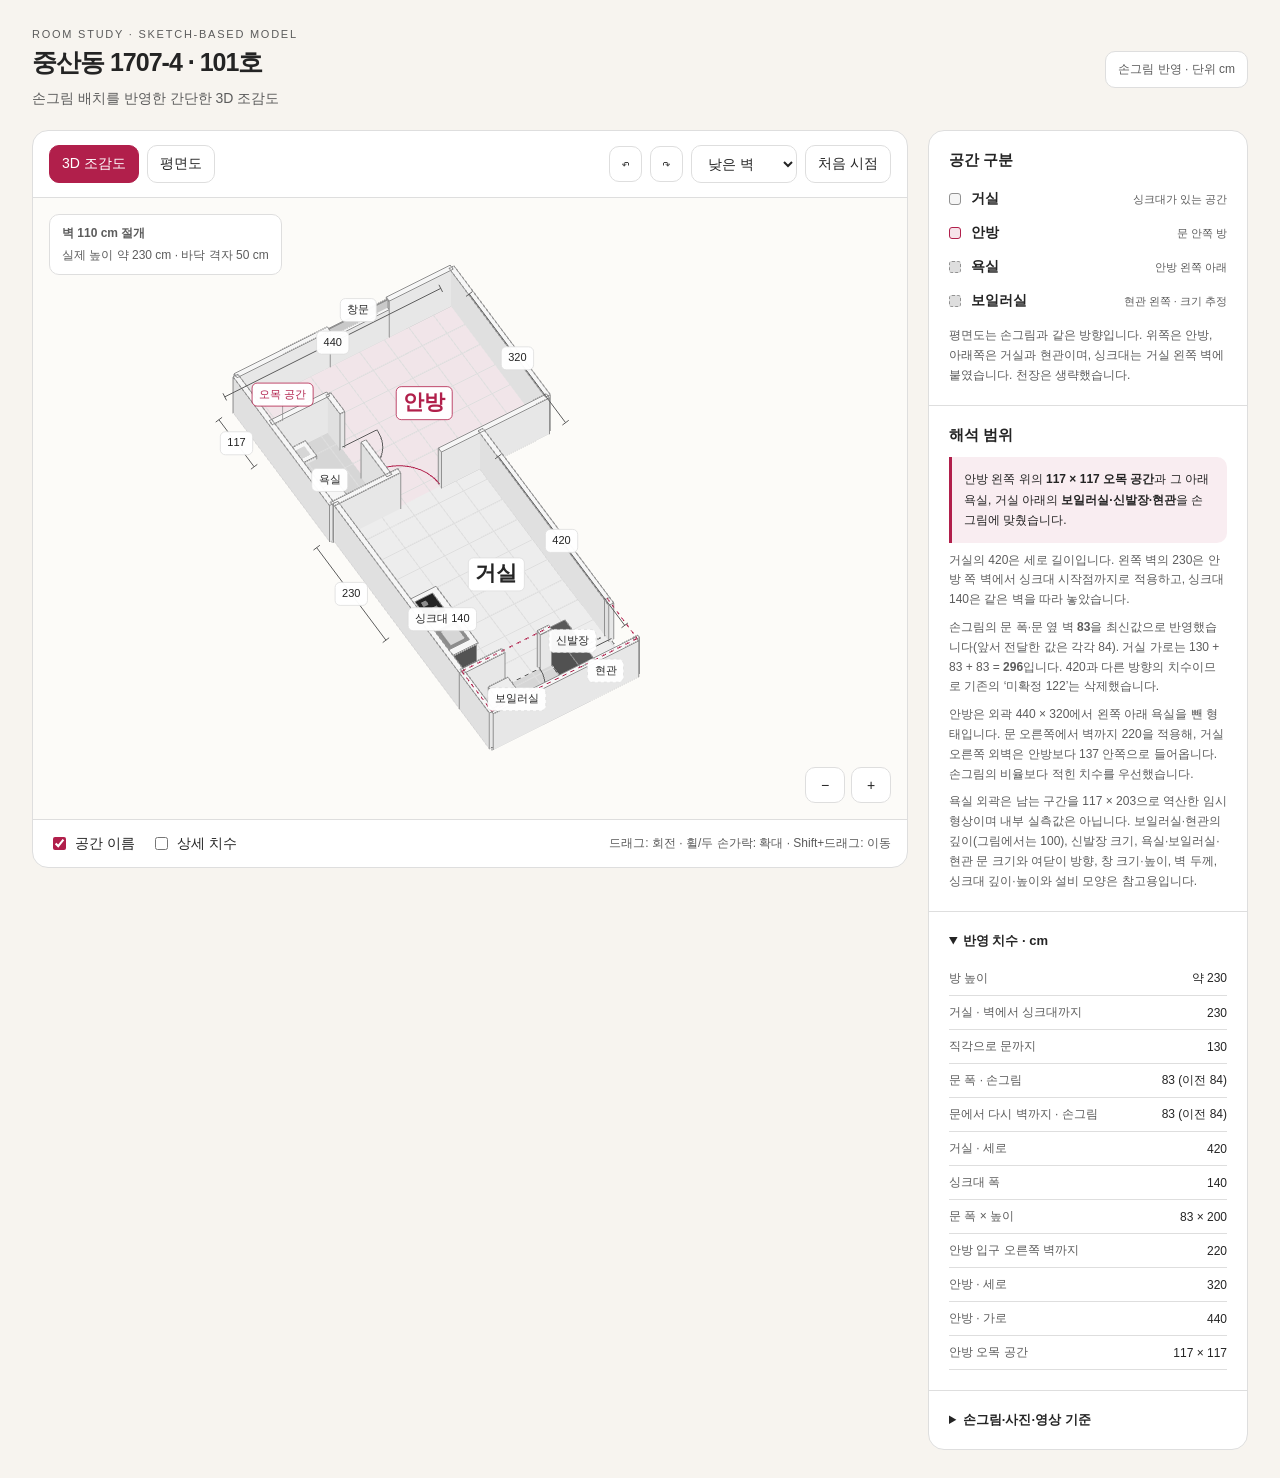
<file: personal/oneroom/중산동1707-4-101호.html>
<!doctype html>
<html lang="ko">
<head>
  <meta charset="UTF-8">
  <meta name="viewport" content="width=device-width, initial-scale=1">
  <link rel="icon" href="data:,">
  <title>중산동 1707-4 · 101호 | 3D 방 조감도</title>
  <script>
    (() => {
      const param = new URLSearchParams(window.location.search).get("scoutTheme");
      const theme =
        param || (window.matchMedia("(prefers-color-scheme: dark)").matches ? "dark" : "light");
      document.documentElement.setAttribute("data-theme", theme);
    })();
  </script>
  <style>
    :root {
      color-scheme: light;
      --cp-bg: #f7f4ef;
      --cp-bg-elevated: #fcfbf8;
      --cp-surface: #ffffff;
      --cp-surface-soft: #f5f5f5;
      --cp-border: #dedede;
      --cp-border-strong: #919191;
      --cp-text: #242424;
      --cp-text-muted: #5c5c5c;
      --cp-text-soft: #6f6f6f;
      --cp-accent: #b11f4b;
      --cp-accent-hover: #9a1a41;
      --cp-accent-soft: rgba(177, 31, 75, 0.08);
      --cp-accent-fg: #ffffff;
      --cp-success: #16a34a;
      --cp-danger: #dc2626;
      --cp-warning: #f59e0b;
      --cp-link: #0078d4;
      --cp-shadow: 0 18px 48px rgba(0, 0, 0, 0.12);
      --cp-overlay: rgba(255, 255, 255, 0.8);
      --cp-panel: rgba(255, 255, 255, 0.86);
      --cp-panel-strong: rgba(255, 255, 255, 0.96);
      --cp-sheen: rgba(255, 255, 255, 0.55);
      --cp-highlight: rgba(177, 31, 75, 0.12);
    }
    html[data-theme="dark"] {
      color-scheme: dark;
      --cp-bg: #3d3b3a;
      --cp-bg-elevated: #343231;
      --cp-surface: #292929;
      --cp-surface-soft: #2e2e2e;
      --cp-border: #474747;
      --cp-border-strong: #5f5f5f;
      --cp-text: #dedede;
      --cp-text-muted: #919191;
      --cp-text-soft: #b0b0b0;
      --cp-accent: #fd8ea1;
      --cp-accent-hover: #fb7b91;
      --cp-accent-soft: rgba(253, 142, 161, 0.14);
      --cp-accent-fg: #1a1a1a;
      --cp-success: #4ade80;
      --cp-danger: #f87171;
      --cp-warning: #fbbf24;
      --cp-link: #4da6ff;
      --cp-shadow: 0 18px 48px rgba(0, 0, 0, 0.32);
      --cp-overlay: rgba(41, 41, 41, 0.88);
      --cp-panel: rgba(41, 41, 41, 0.72);
      --cp-panel-strong: rgba(41, 41, 41, 0.96);
      --cp-sheen: rgba(255, 255, 255, 0.04);
      --cp-highlight: rgba(253, 142, 161, 0.12);
    }
    * { box-sizing: border-box; }
    body {
      margin: 0; background: var(--cp-bg); color: var(--cp-text);
      font-family: "Segoe UI", Aptos, Calibri, -apple-system, BlinkMacSystemFont, sans-serif;
      font-size: 14px;
    }
    button, select, input { font: inherit; }
    button, select {
      border: 1px solid var(--cp-border); border-radius: 10px;
      color: var(--cp-text); background: var(--cp-surface); padding: 9px 12px;
    }
    button { cursor: pointer; }
    button:disabled, select:disabled { opacity: .5; cursor: default; }
    button:hover, select:hover { border-color: var(--cp-accent); }
    button:focus-visible, select:focus-visible, canvas:focus-visible {
      outline: 2px solid var(--cp-accent); outline-offset: 3px;
    }
    button[aria-pressed="true"] {
      background: var(--cp-accent); color: var(--cp-accent-fg); border-color: var(--cp-accent);
    }
    input { accent-color: var(--cp-accent); }
    header {
      max-width: 1540px; margin: auto; padding: 28px 32px 20px;
      display: flex; align-items: center; justify-content: space-between; gap: 16px;
    }
    .eyebrow { font-size: 11px; letter-spacing: .16em; color: var(--cp-text-muted); margin-bottom: 6px; }
    h1 { margin: 0; font-size: 25px; font-weight: 650; letter-spacing: -.04em; }
    .subtitle { margin: 8px 0 0; color: var(--cp-text-muted); }
    .badge {
      display: inline-block; border: 1px solid var(--cp-border); border-radius: 10px;
      background: var(--cp-surface); padding: 9px 12px; white-space: nowrap;
      color: var(--cp-text-muted); font-size: 12px;
    }
    main {
      max-width: 1540px; margin: 0 auto; padding: 0 32px 28px;
      display: grid; grid-template-columns: minmax(0, 1fr) 320px; gap: 20px;
    }
    .viewer, aside {
      border: 1px solid var(--cp-border); border-radius: 16px;
      background: var(--cp-surface); overflow: hidden;
    }
    .viewer { align-self: start; }
    .toolbar {
      display: flex; flex-wrap: wrap; align-items: center; gap: 8px;
      padding: 14px 16px; border-bottom: 1px solid var(--cp-border);
    }
    .toolbar .spacer { flex: 1; }
    .stage {
      position: relative; height: clamp(460px, 69vh, 780px);
      background: var(--cp-bg-elevated); overflow: hidden;
    }
    canvas { position: absolute; width: 100%; height: 100%; display: block; }
    #scene { touch-action: none; cursor: grab; }
    #scene:active { cursor: grabbing; }
    #overlay { pointer-events: none; }
    .stage-note {
      position: absolute; top: 16px; left: 16px; pointer-events: none;
      font-size: 12px; line-height: 1.8; color: var(--cp-text-muted);
      padding: 8px 12px; border-radius: 10px; background: var(--cp-panel-strong);
      border: 1px solid var(--cp-border);
    }
    .zoom { position: absolute; right: 16px; bottom: 16px; display: flex; gap: 6px; }
    .zoom button { min-width: 40px; }
    #error {
      position: absolute; inset: 24px; z-index: 2; padding: 28px;
      background: var(--cp-surface); color: var(--cp-danger); border: 1px solid var(--cp-danger);
      border-radius: 16px; line-height: 1.7;
    }
    #error[hidden] { display: none; }
    .viewer-footer {
      padding: 14px 16px; display: flex; gap: 12px; flex-wrap: wrap;
      align-items: center; justify-content: space-between; border-top: 1px solid var(--cp-border);
    }
    .checks { display: flex; gap: 16px; }
    .checks label { display: flex; align-items: center; gap: 6px; }
    .hint { font-size: 12px; color: var(--cp-text-muted); }
    aside { align-self: start; }
    .section { padding: 20px; border-bottom: 1px solid var(--cp-border); }
    .section:last-child { border: 0; }
    h2 { font-size: 15px; margin: 0 0 12px; font-weight: 650; }
    p { line-height: 1.65; }
    .section p { margin: 8px 0 0; color: var(--cp-text-muted); font-size: 12px; }
    .room-row { display: flex; align-items: center; gap: 10px; padding: 8px 0; }
    .swatch {
      width: 12px; height: 12px; border-radius: 3px;
      border: 1px solid var(--cp-border-strong); background: var(--cp-surface-soft);
    }
    .swatch.bed { background: var(--cp-highlight); border-color: var(--cp-accent); }
    .swatch.assumed { background: var(--cp-border); border-style: dashed; }
    .room-row small { margin-left: auto; color: var(--cp-text-muted); font-size: 11px; }
    .callout {
      padding: 12px; border-left: 3px solid var(--cp-accent);
      background: var(--cp-accent-soft); border-radius: 0 10px 10px 0;
      font-size: 12px; line-height: 1.7;
    }
    details summary { cursor: pointer; font-weight: 600; font-size: 13px; }
    table { border-collapse: collapse; width: 100%; margin-top: 12px; font-size: 12px; }
    th, td { text-align: left; padding: 8px 0; border-bottom: 1px solid var(--cp-border); }
    th { font-weight: 500; color: var(--cp-text-muted); }
    td { text-align: right; font-variant-numeric: tabular-nums; }
    .source { overflow-wrap: anywhere; }
    noscript { display: block; padding: 24px; color: var(--cp-danger); }
    @media (max-width: 1050px) {
      main { grid-template-columns: minmax(0, 1fr); }
      aside { display: grid; grid-template-columns: repeat(2, minmax(0, 1fr)); }
      .section { border-bottom: 1px solid var(--cp-border); }
      .stage { height: 65vh; min-height: 460px; }
    }
    @media (max-width: 600px) {
      header { padding: 20px 16px 16px; align-items: flex-start; }
      h1 { font-size: 22px; }
      header .badge { display: none; }
      main { padding: 0 12px 20px; gap: 12px; }
      aside { display: block; }
      .toolbar { padding: 10px; gap: 6px; }
      .toolbar button, .toolbar select { padding: 8px 9px; font-size: 12px; }
      .toolbar .spacer { display: none; }
      .stage { min-height: 420px; height: 58vh; }
      .stage-note { font-size: 11px; top: 10px; left: 10px; }
    }
  </style>
</head>
<body>
  <header>
    <div>
      <div class="eyebrow">ROOM STUDY · SKETCH-BASED MODEL</div>
      <h1>중산동 1707-4 · 101호</h1>
      <p class="subtitle">손그림 배치를 반영한 간단한 3D 조감도</p>
    </div>
    <span class="badge">손그림 반영 · 단위 cm</span>
  </header>
  <main>
    <section class="viewer" aria-label="인터랙티브 방 조감도">
      <div class="toolbar">
        <button id="view3d" aria-pressed="true">3D 조감도</button>
        <button id="viewTop" aria-pressed="false">평면도</button>
        <span class="spacer"></span>
        <button id="rotateLeft" aria-label="왼쪽으로 30도 회전">↶</button>
        <button id="rotateRight" aria-label="오른쪽으로 30도 회전">↷</button>
        <select id="wallMode" aria-label="벽 표시">
          <option value="110">낮은 벽</option>
          <option value="230">전체 높이</option>
          <option value="0">바닥만</option>
        </select>
        <button id="reset">처음 시점</button>
      </div>
      <div class="stage" id="stage">
        <canvas id="scene" tabindex="0" aria-label="3D 방 모델. 드래그로 회전, 휠로 확대 및 축소. 방향키로 회전, 더하기와 빼기로 확대 및 축소."></canvas>
        <canvas id="overlay" aria-hidden="true"></canvas>
        <div class="stage-note">
          <strong id="viewStatus">벽 110 cm 절개</strong><br>
          실제 높이 약 230 cm · 바닥 격자 50 cm
        </div>
        <div class="zoom">
          <button id="zoomOut" aria-label="축소">−</button>
          <button id="zoomIn" aria-label="확대">+</button>
        </div>
        <div id="error" role="alert" hidden></div>
      </div>
      <div class="viewer-footer">
        <div class="checks">
          <label><input id="labels" type="checkbox" checked> 공간 이름</label>
          <label><input id="dimensions" type="checkbox"> 상세 치수</label>
        </div>
        <span class="hint">드래그: 회전 · 휠/두 손가락: 확대 · Shift+드래그: 이동</span>
      </div>
    </section>
    <aside>
      <div class="section">
        <h2>공간 구분</h2>
        <div class="room-row"><span class="swatch"></span><strong>거실</strong><small>싱크대가 있는 공간</small></div>
        <div class="room-row"><span class="swatch bed"></span><strong>안방</strong><small>문 안쪽 방</small></div>
        <div class="room-row"><span class="swatch assumed"></span><strong>욕실</strong><small>안방 왼쪽 아래</small></div>
        <div class="room-row"><span class="swatch assumed"></span><strong>보일러실</strong><small>현관 왼쪽 · 크기 추정</small></div>
        <p>평면도는 손그림과 같은 방향입니다. 위쪽은 안방, 아래쪽은 거실과 현관이며, 싱크대는 거실 왼쪽 벽에 붙였습니다. 천장은 생략했습니다.</p>
      </div>
      <div class="section">
        <h2>해석 범위</h2>
        <div class="callout">
          안방 왼쪽 위의 <strong>117 × 117 오목 공간</strong>과 그 아래 욕실, 거실 아래의 <strong>보일러실·신발장·현관</strong>을 손그림에 맞췄습니다.
        </div>
        <p>거실의 420은 세로 길이입니다. 왼쪽 벽의 230은 안방 쪽 벽에서 싱크대 시작점까지로 적용하고, 싱크대 140은 같은 벽을 따라 놓았습니다.</p>
        <p>손그림의 문 폭·문 옆 벽 <strong>83</strong>을 최신값으로 반영했습니다(앞서 전달한 값은 각각 84). 거실 가로는 130 + 83 + 83 = <strong>296</strong>입니다. 420과 다른 방향의 치수이므로 기존의 ‘미확정 122’는 삭제했습니다.</p>
        <p>안방은 외곽 440 × 320에서 왼쪽 아래 욕실을 뺀 형태입니다. 문 오른쪽에서 벽까지 220을 적용해, 거실 오른쪽 외벽은 안방보다 137 안쪽으로 들어옵니다. 손그림의 비율보다 적힌 치수를 우선했습니다.</p>
        <p>욕실 외곽은 남는 구간을 117 × 203으로 역산한 임시 형상이며 내부 실측값은 아닙니다. 보일러실·현관의 깊이(그림에서는 100), 신발장 크기, 욕실·보일러실·현관 문 크기와 여닫이 방향, 창 크기·높이, 벽 두께, 싱크대 깊이·높이와 설비 모양은 참고용입니다.</p>
      </div>
      <div class="section">
        <details open>
          <summary>반영 치수 · cm</summary>
          <table aria-label="사용자 실측값">
            <tbody>
              <tr><th>방 높이</th><td>약 230</td></tr>
              <tr><th>거실 · 벽에서 싱크대까지</th><td>230</td></tr>
              <tr><th>직각으로 문까지</th><td>130</td></tr>
              <tr><th>문 폭 · 손그림</th><td>83 (이전 84)</td></tr>
              <tr><th>문에서 다시 벽까지 · 손그림</th><td>83 (이전 84)</td></tr>
              <tr><th>거실 · 세로</th><td>420</td></tr>
              <tr><th>싱크대 폭</th><td>140</td></tr>
              <tr><th>문 폭 × 높이</th><td>83 × 200</td></tr>
              <tr><th>안방 입구 오른쪽 벽까지</th><td>220</td></tr>
              <tr><th>안방 · 세로</th><td>320</td></tr>
              <tr><th>안방 · 가로</th><td>440</td></tr>
              <tr><th>안방 오목 공간</th><td>117 × 117</td></tr>
            </tbody>
          </table>
        </details>
      </div>
      <div class="section">
        <details>
          <summary>손그림·사진·영상 기준</summary>
          <p class="source">공간 연결과 문·창·설비 위치는 새로 전달한 손그림을 우선했습니다. 치수는 손그림의 숫자와 앞서 전달한 실측값을 함께 사용했습니다.</p>
          <p class="source">2026-10-15 사진 48장은 싱크대·창·설비의 단순한 모양을 표현하는 데 참고했습니다.</p>
          <p class="source">20261010_130713.mp4 / 20261010_132034.mp4는 사진과 싱크대 마감·욕실 배치가 달라 동일 공간으로 단정하지 않았습니다. 두 영상의 구조는 이 모델에 합치지 않았습니다.</p>
          <p>외부 라이브러리·인터넷 연결 없이 이 HTML 파일만으로 동작합니다. 실측 도면이나 계약 면적 산정 자료로 사용하지 마세요.</p>
        </details>
      </div>
    </aside>
  </main>
  <noscript>조감도를 보려면 브라우저의 JavaScript를 활성화해야 합니다.</noscript>
  <script>
    (() => {
      "use strict";
      const canvas = document.getElementById("scene");
      const overlay = document.getElementById("overlay");
      const stage = document.getElementById("stage");
      const ctx = overlay.getContext("2d");
      const gl = canvas.getContext("webgl", { antialias: true, alpha: false, preserveDrawingBuffer: true });
      const error = document.getElementById("error");
      function fail(message) {
        error.textContent = message;
        error.hidden = false;
      }
      if (!gl || !ctx) {
        fail("이 브라우저에서 3D 그래픽을 시작할 수 없습니다. Chrome, Edge 또는 Safari에서 이 파일을 열고 그래픽 가속 설정을 확인해 주세요.");
        return;
      }
      const MODEL = Object.freeze({
        height: 230, livingDepth: 420, sinkClearance: 230, doorLead: 130,
        doorWidth: 83, doorHeight: 200, doorTail: 83, sinkWidth: 140,
        bedroomRight: 220, bedroomDepth: 320, bedroomWidth: 440, alcove: 117
      });
      const doorEnd = MODEL.bedroomWidth - MODEL.bedroomRight;
      const doorStart = doorEnd - MODEL.doorWidth;
      const livingLeft = doorStart - MODEL.doorLead;
      const livingRight = doorEnd + MODEL.doorTail;
      const livingWidth = livingRight - livingLeft;
      const partition = MODEL.bedroomDepth;
      const livingFront = partition + MODEL.livingDepth;
      const sink = { x: livingLeft + 5, z: partition + MODEL.sinkClearance, depth: 58 };
      const bath = { x: 0, z: MODEL.alcove, width: MODEL.alcove, depth: partition - MODEL.alcove };
      // The sketch gives adjacency, but no measurements for this entry strip.
      const entryDepth = 100;
      const entryFront = livingFront + entryDepth;
      const boiler = { x: livingLeft, z: livingFront, width: 180, depth: entryDepth };
      const shoe = { x: boiler.x + boiler.width, z: livingFront, width: 30, depth: entryDepth };
      const entryLeft = shoe.x + shoe.width;
      const state = {
        yaw: -0.55, pitch: 0.96, zoom: 1, panX: 0, panY: 0,
        top: false, walls: 110, labels: true, dimensions: false
      };
      let width = 1, height = 1, dpr = 1, matrix, frame = 0;
      let triangles = [], edges = [], annotations = [], dimensions = [], labelBounds = [];
      const colorCanvas = document.createElement("canvas");
      colorCanvas.width = colorCanvas.height = 1;
      const colorContext = colorCanvas.getContext("2d", { willReadFrequently: true });
      const styles = getComputedStyle(document.documentElement);
      const palette = {};
      function color(name) {
        if (palette[name]) return palette[name];
        colorContext.clearRect(0, 0, 1, 1);
        colorContext.fillStyle = styles.getPropertyValue("--cp-" + name).trim();
        colorContext.fillRect(0, 0, 1, 1);
        const data = colorContext.getImageData(0, 0, 1, 1).data;
        const alpha = data[3] / 255;
        const background = name === "surface" ? [1, 1, 1] : color("surface");
        palette[name] = [0, 1, 2].map(i => data[i] / 255 * alpha + background[i] * (1 - alpha));
        return palette[name];
      }
      function compile(type, source) {
        const shader = gl.createShader(type);
        gl.shaderSource(shader, source);
        gl.compileShader(shader);
        if (!gl.getShaderParameter(shader, gl.COMPILE_STATUS)) {
          const message = "3D 그래픽 초기화 오류: " + gl.getShaderInfoLog(shader);
          fail(message);
          throw new Error(message);
        }
        return shader;
      }
      const program = gl.createProgram();
      gl.attachShader(program, compile(gl.VERTEX_SHADER, `
        attribute vec3 aPosition;
        attribute vec3 aNormal;
        attribute vec3 aColor;
        uniform mat4 uMatrix;
        uniform float uLines;
        varying vec3 vColor;
        void main() {
          gl_Position = uMatrix * vec4(aPosition, 1.0);
          float light = 0.82 + 0.18 * max(0.0, dot(aNormal, normalize(vec3(-0.4, 1.0, 0.6))));
          vColor = aColor * mix(light, 1.0, uLines);
        }
      `));
      gl.attachShader(program, compile(gl.FRAGMENT_SHADER, `
        precision mediump float;
        varying vec3 vColor;
        void main() { gl_FragColor = vec4(vColor, 1.0); }
      `));
      gl.linkProgram(program);
      if (!gl.getProgramParameter(program, gl.LINK_STATUS)) {
        fail("3D 그래픽을 시작할 수 없습니다: " + gl.getProgramInfoLog(program));
        return;
      }
      gl.useProgram(program);
      const locations = {
        position: gl.getAttribLocation(program, "aPosition"),
        normal: gl.getAttribLocation(program, "aNormal"),
        color: gl.getAttribLocation(program, "aColor"),
        matrix: gl.getUniformLocation(program, "uMatrix"),
        lines: gl.getUniformLocation(program, "uLines")
      };
      const meshBuffer = gl.createBuffer(), lineBuffer = gl.createBuffer();
      function vertex(target, point, normal, shade) {
        target.push(...point, ...normal, ...color(shade));
      }
      function face(points, normal, shade) {
        for (const index of [0, 1, 2, 0, 2, 3]) vertex(triangles, points[index], normal, shade);
      }
      function line(a, b, shade = "border-strong", dashed = false) {
        if (!dashed) {
          vertex(edges, a, [0, 1, 0], shade);
          vertex(edges, b, [0, 1, 0], shade);
          return;
        }
        const length = Math.hypot(...a.map((v, i) => b[i] - v));
        for (let from = 0; from < length; from += 16) {
          const to = Math.min(from + 8, length);
          const point = distance => a.map((v, i) => v + (b[i] - v) * distance / length);
          line(point(from), point(to), shade);
        }
      }
      function box(x, z, w, d, h, base, shade, outline = false) {
        if (h <= 0 || w <= 0 || d <= 0) return;
        const p = [
          [x, base, z], [x + w, base, z], [x + w, base, z + d], [x, base, z + d],
          [x, base + h, z], [x + w, base + h, z], [x + w, base + h, z + d], [x, base + h, z + d]
        ];
        face([p[0], p[3], p[2], p[1]], [0, -1, 0], shade);
        face([p[4], p[5], p[6], p[7]], [0, 1, 0], shade);
        face([p[0], p[1], p[5], p[4]], [0, 0, -1], shade);
        face([p[3], p[7], p[6], p[2]], [0, 0, 1], shade);
        face([p[0], p[4], p[7], p[3]], [-1, 0, 0], shade);
        face([p[1], p[2], p[6], p[5]], [1, 0, 0], shade);
        if (outline) for (const [a, b] of [[4, 5], [5, 6], [6, 7], [7, 4], [0, 4], [1, 5], [2, 6], [3, 7]]) {
          line(p[a], p[b]);
        }
      }
      function floor(x, z, w, d, shade, assumed = false) {
        box(x, z, w, d, 8, -8, shade);
        for (let xx = Math.ceil(x / 50) * 50; xx < x + w; xx += 50) {
          line([xx, .3, z], [xx, .3, z + d], "border");
        }
        for (let zz = Math.ceil(z / 50) * 50; zz < z + d; zz += 50) {
          line([x, .3, zz], [x + w, .3, zz], "border");
        }
        if (assumed) {
          const corners = [[x, 1, z], [x + w, 1, z], [x + w, 1, z + d], [x, 1, z + d]];
          corners.forEach((p, i) => line(p, corners[(i + 1) % 4], "text-muted", true));
        }
      }
      function wall(axis, fixed, start, end, openings = [], assumed = false) {
        const flat = state.top || state.walls === 0;
        const h = flat ? 4 : state.walls;
        const piece = (a, b, bottom, top) => {
          if (top <= bottom) return;
          const shade = flat ? "border-strong" : "surface";
          if (axis === "x") box(a, fixed - 5, b - a, 10, top - bottom, bottom, shade, !flat);
          else box(fixed - 5, a, 10, b - a, top - bottom, bottom, shade, !flat);
        };
        let cursor = start;
        for (const opening of openings) {
          piece(cursor, opening.start, 0, h);
          piece(opening.start, opening.end, 0, Math.min(opening.bottom, h));
          piece(opening.start, opening.end, Math.min(opening.top, h), h);
          if (opening.window && flat) {
            const a = axis === "x" ? [opening.start, h + 1, fixed] : [fixed, h + 1, opening.start];
            const b = axis === "x" ? [opening.end, h + 1, fixed] : [fixed, h + 1, opening.end];
            line(a, b, "accent");
          }
          if (opening.window && h > opening.bottom) {
            const bottom = opening.bottom;
            const top = Math.min(opening.top, h);
            if (axis === "x") {
              box(opening.start, fixed - 1, opening.end - opening.start, 2, top - bottom, bottom, "border", true);
              box((opening.start + opening.end) / 2 - 1.5, fixed - 3, 3, 6, top - bottom, bottom, "surface");
            } else {
              box(fixed - 1, opening.start, 2, opening.end - opening.start, top - bottom, bottom, "border", true);
            }
          }
          cursor = opening.end;
        }
        piece(cursor, end, 0, h);
        if (assumed) {
          const a = axis === "x" ? [start, h + 1, fixed] : [fixed, h + 1, start];
          const b = axis === "x" ? [end, h + 1, fixed] : [fixed, h + 1, end];
          line(a, b, "accent", true);
        }
      }
      function doorArc(x, z, radius, angle = 0, sweep = Math.PI / 2, measured = true) {
        const shade = measured ? "accent" : "text-muted";
        const point = fraction => {
          const a = angle + fraction * sweep;
          return [x + radius * Math.cos(a), 6, z + radius * Math.sin(a)];
        };
        for (let i = 0; i < 20; i++) {
          line(point(i / 20), point((i + 1) / 20), shade, !measured);
        }
        line([x, 6, z], point(1), shade);
      }
      function label(text, x, z, options = {}) {
        annotations.push({ text, point: [x, options.y || 3, z], ...options });
      }
      function dimension(text, a, b, detailed = false, assumed = false) {
        dimensions.push({ text, a, b, detailed, assumed });
      }
      function build() {
        triangles = []; edges = []; annotations = []; dimensions = [];
        floor(MODEL.alcove, 0, MODEL.bedroomWidth - MODEL.alcove, MODEL.bedroomDepth, "accent-soft");
        floor(0, 0, MODEL.alcove, MODEL.alcove, "accent-soft");
        floor(bath.x, bath.z, bath.width, bath.depth, "border");
        floor(livingLeft, partition, livingWidth, MODEL.livingDepth, "surface-soft");
        floor(boiler.x, boiler.z, boiler.width, boiler.depth, "border", true);
        floor(shoe.x, livingFront, livingRight - shoe.x, entryDepth, "surface-soft", true);
        const windowOpening = (start, end, bottom = 85, top = 180) => ({ start, end, bottom, top, window: true });
        const doorOpening = (start, end, top = MODEL.doorHeight) => ({ start, end, bottom: 0, top });
        wall("x", 0, 0, MODEL.bedroomWidth, [windowOpening(190, 310)]);
        wall("z", 0, 0, partition);
        wall("z", MODEL.bedroomWidth, 0, partition);
        wall("x", MODEL.alcove, 0, MODEL.alcove);
        wall("z", MODEL.alcove, MODEL.alcove, partition, [doorOpening(164, 234, 195)]);
        wall("x", partition, 0, MODEL.bedroomWidth, [doorOpening(doorStart, doorEnd)]);
        wall("z", livingLeft, partition, livingFront);
        wall("z", livingRight, partition, livingFront);
        wall("x", livingFront, livingLeft, shoe.x, [doorOpening(livingLeft + 85, livingLeft + 157, 195)], true);
        wall("z", livingLeft, livingFront, entryFront, [], true);
        wall("z", livingRight, livingFront, entryFront, [doorOpening(livingFront + 14, livingFront + 94)], true);
        wall("x", entryFront, livingLeft, livingRight, [], true);
        doorArc(doorStart, partition, MODEL.doorWidth, 0, -Math.PI / 2);
        doorArc(MODEL.alcove, 164, 70, Math.PI / 2, -Math.PI / 2, false);
        doorArc(livingLeft + 85, livingFront, 72, 0, Math.PI / 2, false);
        doorArc(livingRight, livingFront + 14, 80, Math.PI / 2, Math.PI / 2, false);
        const flat = state.top || state.walls === 0;
        const furnitureHeight = flat ? 8 : 85;
        box(sink.x + 1, sink.z + 2, sink.depth - 2, MODEL.sinkWidth - 4, furnitureHeight, 0, "text-muted", true);
        box(sink.x - 1, sink.z, sink.depth + 2, MODEL.sinkWidth, 4, furnitureHeight, "surface", true);
        box(sink.x + 9, sink.z + 82, 40, 45, 1.2, furnitureHeight + 4, "border-strong", true);
        box(sink.x + 15, sink.z + 88, 28, 33, 1.5, furnitureHeight + 5.2, "border");
        box(sink.x + 10, sink.z + 10, 36, 44, 1.5, furnitureHeight + 4, "text", true);
        for (const burner of [[sink.x + 22, sink.z + 23], [sink.x + 33, sink.z + 42]]) {
          box(burner[0] - 5, burner[1] - 5, 10, 10, 1.5, furnitureHeight + 5.5, "border-strong");
        }
        if (!state.top && state.walls === MODEL.height) {
          box(livingLeft + 1, sink.z, 32, MODEL.sinkWidth, 65, 150, "surface-soft", true);
          box(sink.x + 8, sink.z + 102, 4, 4, 22, furnitureHeight + 4, "border-strong");
          box(sink.x + 8, sink.z + 102, 18, 4, 4, furnitureHeight + 22, "border-strong");
          box(330, 2, 70, 18, 25, 183, "surface-soft", true);
        }
        const fixtureHeight = flat ? 7 : 38;
        box(12, 144, 42, 38, 10, fixtureHeight, "surface", true);
        box(20, 153, 26, 21, 1, fixtureHeight + 10, "border");
        box(25, 239, 34, 54, fixtureHeight, 0, "surface", true);
        box(25, 284, 34, 13, flat ? 5 : 55, 0, "surface-soft", true);
        const shoeHeight = flat ? 8 : Math.min(state.walls, 180);
        box(shoe.x, shoe.z, shoe.width, shoe.depth, shoeHeight, 0, "text-muted", true);
        box(boiler.x + 22, boiler.z + 52, 40, 30, flat ? 8 : Math.min(state.walls, 140), 0, "surface-soft", true);
        label("안방", 288, 157, { major: true, accent: true });
        label("거실", 205, 532, { major: true });
        label("오목 공간", 59, 60, { small: true, accent: true });
        label("욕실", 63, 210, { small: true });
        label("싱크대 140", sink.x + 29, sink.z + 70, { y: furnitureHeight + 12, small: true });
        label("보일러실", boiler.x + 90, boiler.z + 36, { small: true, assumed: true });
        label("신발장", shoe.x + shoe.width / 2, shoe.z + shoe.depth / 2, { y: shoeHeight + 8, small: true, assumed: true });
        label("현관", (entryLeft + livingRight) / 2, livingFront + 65, { small: true, assumed: true });
        label("창문", 250, 0, { y: flat ? 9 : Math.min(state.walls, 130) + 12, small: true });
        dimension("440", [0, 2, -36], [MODEL.bedroomWidth, 2, -36]);
        dimension("320", [MODEL.bedroomWidth + 36, 2, 0], [MODEL.bedroomWidth + 36, 2, partition]);
        dimension("117", [-34, 2, 0], [-34, 2, MODEL.alcove]);
        dimension("117", [0, 7, MODEL.alcove + 17], [MODEL.alcove, 7, MODEL.alcove + 17], true);
        dimension("420", [livingRight + 36, 2, partition], [livingRight + 36, 2, livingFront]);
        dimension("230", [livingLeft - 38, 2, partition], [livingLeft - 38, 2, sink.z]);
        dimension("130", [livingLeft, 7, partition + 31], [doorStart, 7, partition + 31], true);
        dimension("83", [doorStart, 7, partition + 31], [doorEnd, 7, partition + 31], true);
        dimension("83", [doorEnd, 7, partition + 31], [livingRight, 7, partition + 31], true);
        dimension("220", [doorEnd, 7, partition - 28], [MODEL.bedroomWidth, 7, partition - 28], true);
        dimension("140", [sink.x + sink.depth + 20, 7, sink.z], [sink.x + sink.depth + 20, 7, sink.z + MODEL.sinkWidth], true);
        dimension("296 · 합산", [livingLeft, 2, entryFront + 30], [livingRight, 2, entryFront + 30], true);
        dimension("문 83 × 200", [doorStart, flat ? 7 : Math.min(state.walls, 200) + 12, partition],
          [doorEnd, flat ? 7 : Math.min(state.walls, 200) + 12, partition], true);
        gl.bindBuffer(gl.ARRAY_BUFFER, meshBuffer);
        gl.bufferData(gl.ARRAY_BUFFER, new Float32Array(triangles), gl.STATIC_DRAW);
        gl.bindBuffer(gl.ARRAY_BUFFER, lineBuffer);
        gl.bufferData(gl.ARRAY_BUFFER, new Float32Array(edges), gl.STATIC_DRAW);
        requestDraw();
      }
      // Orthographic orbit projection keeps every measured length in the same scale.
      function makeMatrix() {
        const yaw = state.top ? 0 : state.yaw;
        const pitch = state.top ? Math.PI / 2 : state.pitch;
        const right = [Math.cos(yaw), 0, -Math.sin(yaw)];
        const up = [-Math.sin(pitch) * Math.sin(yaw), Math.cos(pitch), -Math.sin(pitch) * Math.cos(yaw)];
        const toward = [Math.cos(pitch) * Math.sin(yaw), Math.sin(pitch), Math.cos(pitch) * Math.cos(yaw)];
        const wallHeight = state.top ? 0 : state.walls;
        const center = [MODEL.bedroomWidth / 2, wallHeight / 2, entryFront / 2];
        const extentX = (MODEL.bedroomWidth + 90) * Math.abs(right[0]) + (entryFront + 90) * Math.abs(right[2]);
        const extentY = (MODEL.bedroomWidth + 90) * Math.abs(up[0]) +
          (entryFront + 90) * Math.abs(up[2]) + wallHeight * Math.abs(up[1]);
        const topInset = width < 600 ? 92 : 40;
        const bottomInset = width < 600 ? 24 : 40;
        const scale = Math.min((width - 36) / extentX, (height - topInset - bottomInset) / extentY) * state.zoom;
        const row = (vector, factor, offset) => [
          ...vector.map(value => value * factor),
          offset - vector.reduce((sum, value, i) => sum + value * center[i] * factor, 0)
        ];
        const rx = row(right, 2 * scale / width, 2 * state.panX / width);
        const ry = row(up, 2 * scale / height, -2 * (state.panY + (topInset - bottomInset) / 2) / height);
        const rz = row(toward, -1 / 2400, 0);
        return new Float32Array([
          rx[0], ry[0], rz[0], 0, rx[1], ry[1], rz[1], 0,
          rx[2], ry[2], rz[2], 0, rx[3], ry[3], rz[3], 1
        ]);
      }
      function project(point) {
        const p = [...point, 1];
        const component = index => p.reduce((sum, value, i) => sum + value * matrix[i * 4 + index], 0);
        return [(component(0) + 1) * width / 2, (1 - component(1)) * height / 2];
      }
      function badge(text, point, options = {}) {
        const [anchorX, anchorY] = project(point);
        const size = options.major ? 21 : options.small ? 11 : 12;
        ctx.font = `${options.major ? 650 : 500} ${size}px "Segoe UI", -apple-system, sans-serif`;
        const w = ctx.measureText(text).width + 14, h = size + 12;
        const x = Math.max(w / 2 + 4, Math.min(width - w / 2 - 4, anchorX));
        let y = anchorY;
        for (const offset of [0, -26, 26, -52, 52, -78, 78]) {
          const candidate = Math.max(h / 2 + 4, Math.min(height - h / 2 - 4, anchorY + offset));
          if (!labelBounds.some(rect => x - w / 2 < rect.right + 3 && x + w / 2 > rect.left - 3 &&
            candidate - h / 2 < rect.bottom + 3 && candidate + h / 2 > rect.top - 3)) {
            y = candidate;
            break;
          }
        }
        labelBounds.push({ left: x - w / 2, right: x + w / 2, top: y - h / 2, bottom: y + h / 2 });
        if (Math.hypot(x - anchorX, y - anchorY) > 4) {
          ctx.strokeStyle = styles.getPropertyValue("--cp-border-strong").trim();
          ctx.lineWidth = .8;
          ctx.beginPath(); ctx.moveTo(anchorX, anchorY); ctx.lineTo(x, y); ctx.stroke();
        }
        ctx.fillStyle = styles.getPropertyValue("--cp-panel-strong").trim();
        ctx.strokeStyle = styles.getPropertyValue(options.accent ? "--cp-accent" : "--cp-border").trim();
        ctx.lineWidth = .8;
        ctx.setLineDash(options.assumed ? [3, 3] : []);
        ctx.beginPath();
        ctx.roundRect(x - w / 2, y - h / 2, w, h, 5);
        ctx.fill();
        ctx.stroke();
        ctx.setLineDash([]);
        ctx.fillStyle = styles.getPropertyValue(options.accent ? "--cp-accent" : "--cp-text").trim();
        ctx.textAlign = "center";
        ctx.textBaseline = "middle";
        ctx.fillText(text, x, y);
      }
      function drawDimensions() {
        for (const item of dimensions) {
          if (item.detailed && !state.dimensions) continue;
          const a = project(item.a), b = project(item.b);
          const length = Math.hypot(b[0] - a[0], b[1] - a[1]);
          if (length < 8) continue;
          const nx = -(b[1] - a[1]) / length * 4, ny = (b[0] - a[0]) / length * 4;
          ctx.strokeStyle = styles.getPropertyValue(item.assumed ? "--cp-accent" : "--cp-text-muted").trim();
          ctx.lineWidth = 1;
          ctx.setLineDash(item.assumed ? [4, 4] : []);
          ctx.beginPath();
          ctx.moveTo(...a); ctx.lineTo(...b);
          for (const p of [a, b]) { ctx.moveTo(p[0] - nx, p[1] - ny); ctx.lineTo(p[0] + nx, p[1] + ny); }
          ctx.stroke();
          ctx.setLineDash([]);
          badge(item.text, item.a.map((v, i) => (v + item.b[i]) / 2), { small: true, assumed: item.assumed });
        }
      }
      function bind(buffer) {
        gl.bindBuffer(gl.ARRAY_BUFFER, buffer);
        for (const [location, offset] of [[locations.position, 0], [locations.normal, 12], [locations.color, 24]]) {
          gl.enableVertexAttribArray(location);
          gl.vertexAttribPointer(location, 3, gl.FLOAT, false, 36, offset);
        }
      }
      function draw() {
        frame = 0;
        matrix = makeMatrix();
        gl.viewport(0, 0, canvas.width, canvas.height);
        gl.clearColor(...color("bg-elevated"), 1);
        gl.clear(gl.COLOR_BUFFER_BIT | gl.DEPTH_BUFFER_BIT);
        gl.enable(gl.DEPTH_TEST);
        gl.depthFunc(gl.LEQUAL);
        gl.uniformMatrix4fv(locations.matrix, false, matrix);
        gl.uniform1f(locations.lines, 0);
        gl.enable(gl.POLYGON_OFFSET_FILL);
        gl.polygonOffset(1, 1);
        bind(meshBuffer);
        gl.drawArrays(gl.TRIANGLES, 0, triangles.length / 9);
        gl.disable(gl.POLYGON_OFFSET_FILL);
        gl.uniform1f(locations.lines, 1);
        bind(lineBuffer);
        gl.drawArrays(gl.LINES, 0, edges.length / 9);
        ctx.setTransform(dpr, 0, 0, dpr, 0, 0);
        ctx.clearRect(0, 0, width, height);
        labelBounds = [];
        drawDimensions();
        if (state.labels) for (const item of annotations) badge(item.text, item.point, item);
        document.getElementById("viewStatus").textContent = state.top ? "평면도 · 손그림과 같은 방향" :
          state.walls === 0 ? "바닥만 표시" : state.walls === MODEL.height ? "전체 높이 약 230 cm" : `벽 ${state.walls} cm 절개`;
      }
      function requestDraw() { if (!frame) frame = requestAnimationFrame(draw); }
      function resize() {
        width = stage.clientWidth; height = stage.clientHeight;
        dpr = Math.min(window.devicePixelRatio || 1, 2);
        canvas.width = overlay.width = Math.round(width * dpr);
        canvas.height = overlay.height = Math.round(height * dpr);
        requestDraw();
      }
      function setView(top) {
        state.top = top;
        document.getElementById("view3d").setAttribute("aria-pressed", String(!top));
        document.getElementById("viewTop").setAttribute("aria-pressed", String(top));
        document.getElementById("wallMode").disabled = top;
        document.getElementById("rotateLeft").disabled = top;
        document.getElementById("rotateRight").disabled = top;
        build();
      }
      function zoomBy(factor) {
        state.zoom = Math.max(.5, Math.min(2.8, state.zoom * factor));
        requestDraw();
      }
      document.getElementById("view3d").addEventListener("click", () => setView(false));
      document.getElementById("viewTop").addEventListener("click", () => setView(true));
      document.getElementById("rotateLeft").addEventListener("click", () => { state.yaw -= Math.PI / 6; requestDraw(); });
      document.getElementById("rotateRight").addEventListener("click", () => { state.yaw += Math.PI / 6; requestDraw(); });
      document.getElementById("zoomIn").addEventListener("click", () => zoomBy(1.18));
      document.getElementById("zoomOut").addEventListener("click", () => zoomBy(1 / 1.18));
      document.getElementById("wallMode").addEventListener("change", event => { state.walls = Number(event.target.value); build(); });
      document.getElementById("labels").addEventListener("change", event => { state.labels = event.target.checked; requestDraw(); });
      document.getElementById("dimensions").addEventListener("change", event => { state.dimensions = event.target.checked; requestDraw(); });
      document.getElementById("reset").addEventListener("click", () => {
        Object.assign(state, { yaw: -.55, pitch: .96, zoom: 1, panX: 0, panY: 0, walls: 110 });
        document.getElementById("wallMode").value = "110";
        setView(false);
      });
      canvas.addEventListener("wheel", event => {
        event.preventDefault();
        zoomBy(Math.exp(-event.deltaY * .0012));
      }, { passive: false });
      const pointers = new Map();
      let pinchDistance = null;
      canvas.addEventListener("pointerdown", event => {
        canvas.focus({ preventScroll: true });
        canvas.setPointerCapture(event.pointerId);
        pointers.set(event.pointerId, { x: event.clientX, y: event.clientY });
        pinchDistance = null;
      });
      canvas.addEventListener("pointermove", event => {
        const previous = pointers.get(event.pointerId);
        if (!previous) return;
        pointers.set(event.pointerId, { x: event.clientX, y: event.clientY });
        if (pointers.size === 2) {
          const [a, b] = [...pointers.values()];
          const distance = Math.hypot(a.x - b.x, a.y - b.y);
          if (pinchDistance && distance > 0) zoomBy(distance / pinchDistance);
          pinchDistance = distance;
          return;
        }
        const dx = event.clientX - previous.x, dy = event.clientY - previous.y;
        if (event.shiftKey || state.top) { state.panX += dx; state.panY += dy; }
        else { state.yaw += dx * .006; state.pitch = Math.max(.35, Math.min(1.45, state.pitch + dy * .005)); }
        requestDraw();
      });
      function release(event) { pointers.delete(event.pointerId); pinchDistance = null; }
      canvas.addEventListener("pointerup", release);
      canvas.addEventListener("pointercancel", release);
      canvas.addEventListener("lostpointercapture", release);
      canvas.addEventListener("keydown", event => {
        if (!["ArrowLeft", "ArrowRight", "ArrowUp", "ArrowDown", "+", "=", "-"].includes(event.key)) return;
        event.preventDefault();
        if (event.key === "+" || event.key === "=") zoomBy(1.12);
        else if (event.key === "-") zoomBy(1 / 1.12);
        else if (state.top) {
          state.panX += event.key === "ArrowLeft" ? -20 : event.key === "ArrowRight" ? 20 : 0;
          state.panY += event.key === "ArrowUp" ? -20 : event.key === "ArrowDown" ? 20 : 0;
        } else {
          state.yaw += event.key === "ArrowLeft" ? -.12 : event.key === "ArrowRight" ? .12 : 0;
          state.pitch = Math.max(.35, Math.min(1.45, state.pitch + (event.key === "ArrowUp" ? .08 : event.key === "ArrowDown" ? -.08 : 0)));
        }
        requestDraw();
      });
      canvas.addEventListener("webglcontextlost", event => {
        event.preventDefault();
        fail("3D 그래픽 연결이 중단되었습니다. 페이지를 새로고침해 주세요.");
      });
      new ResizeObserver(resize).observe(stage);
      new MutationObserver(() => {
        for (const key of Object.keys(palette)) delete palette[key];
        build();
      }).observe(document.documentElement, { attributes: true, attributeFilter: ["data-theme"] });
      build();
      resize();
    })();
  </script>
</body>
</html>
</file>
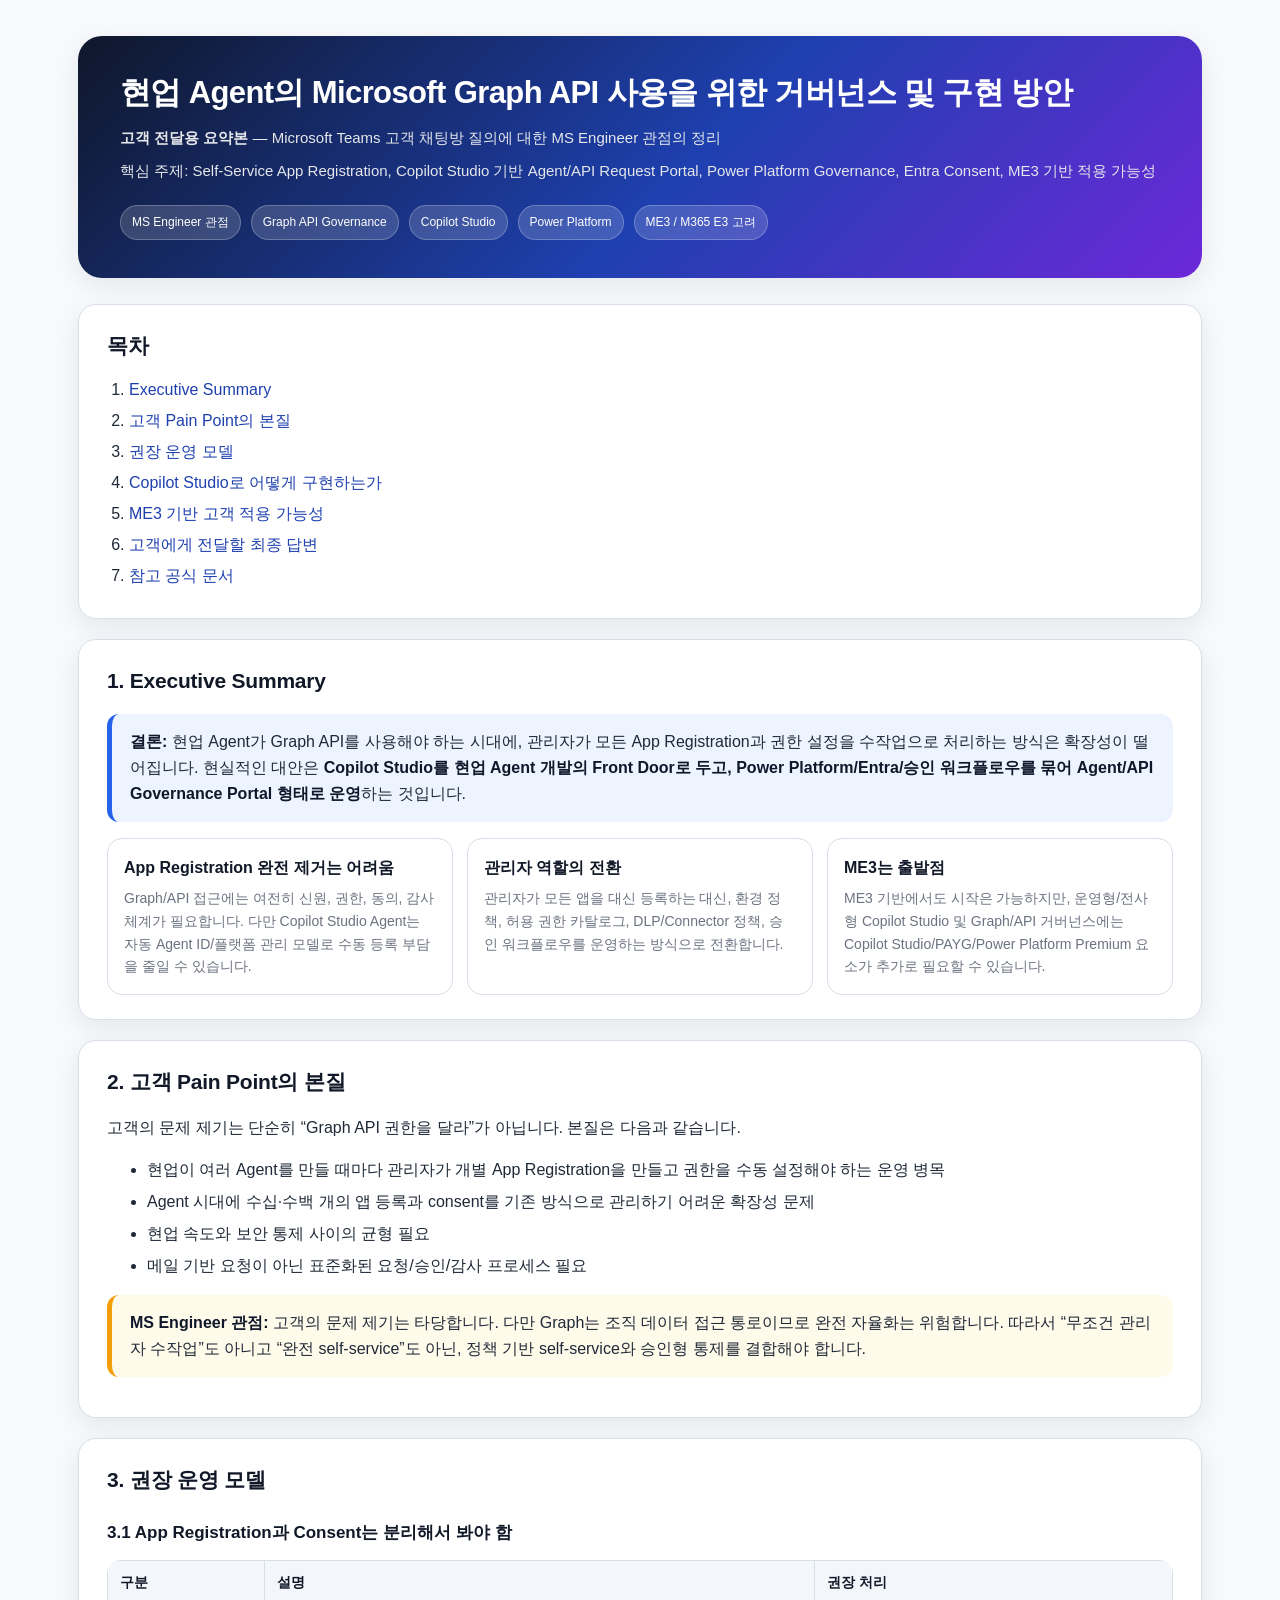
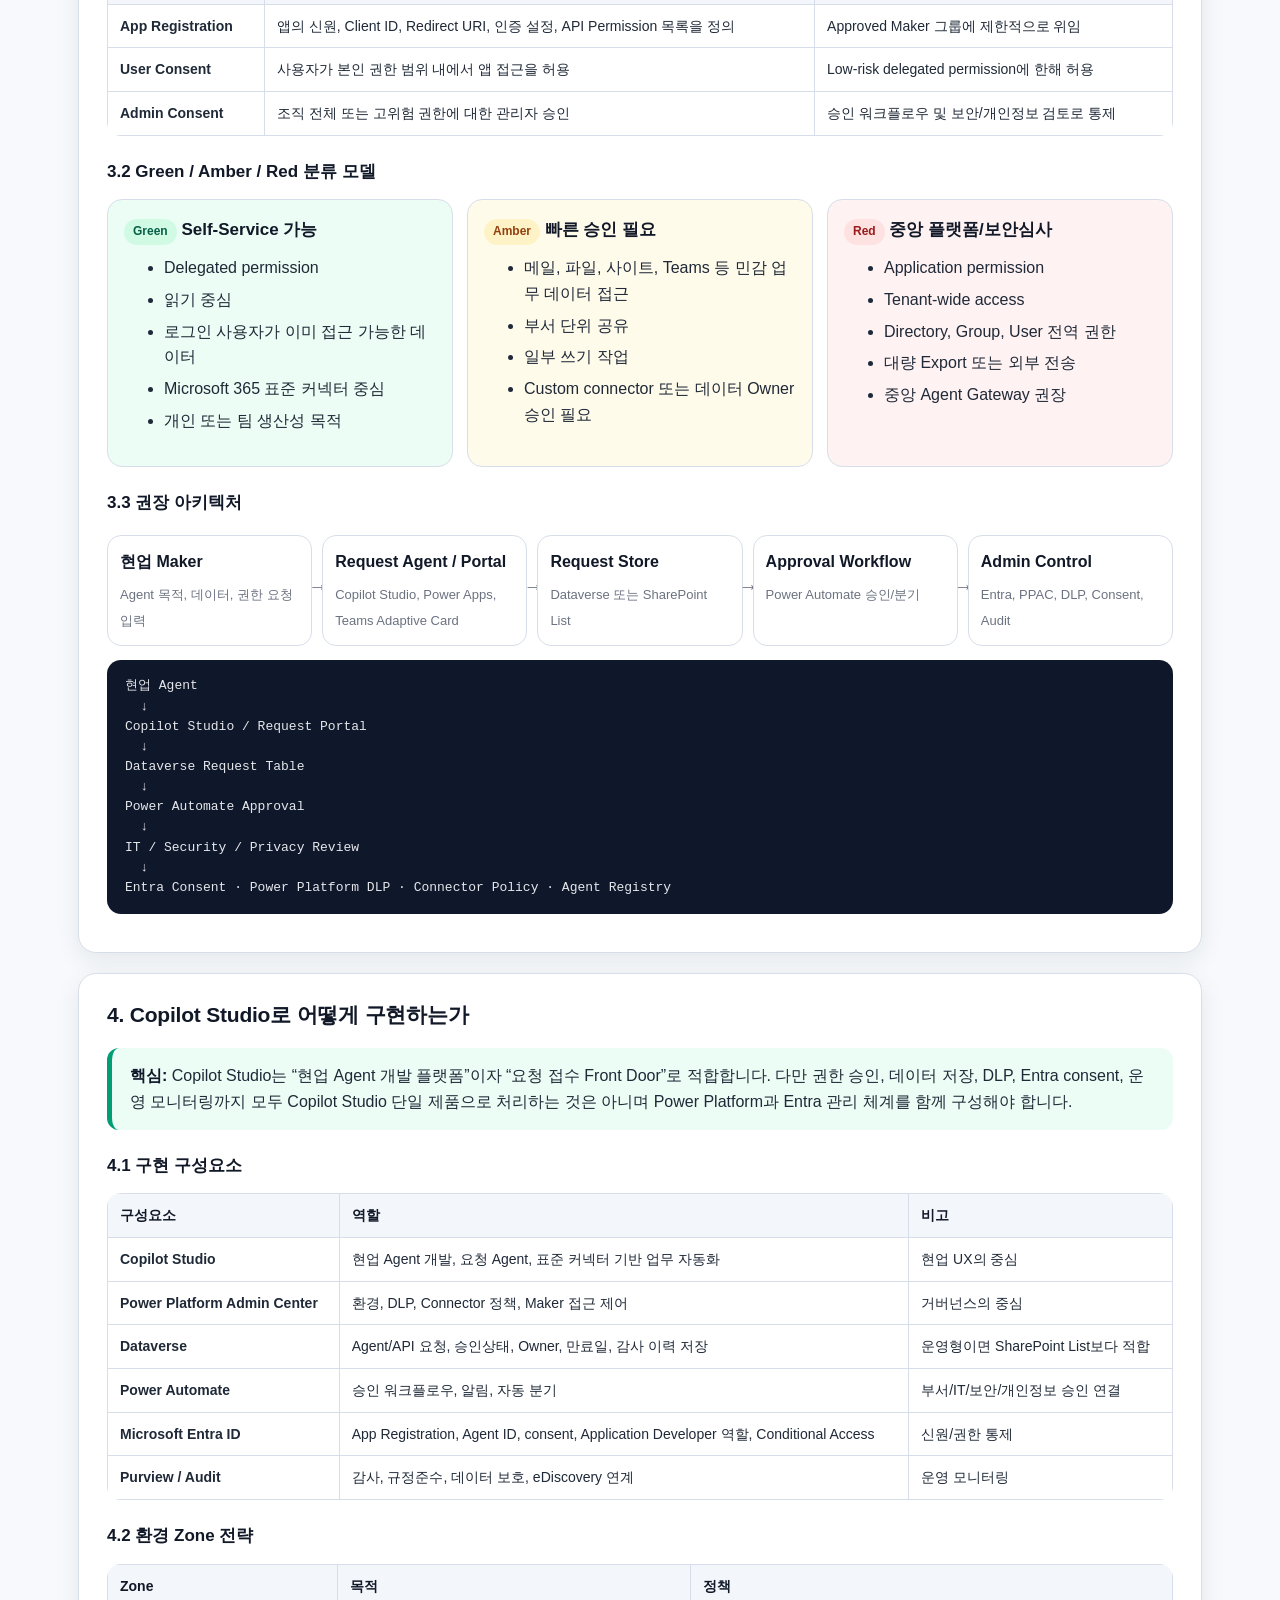
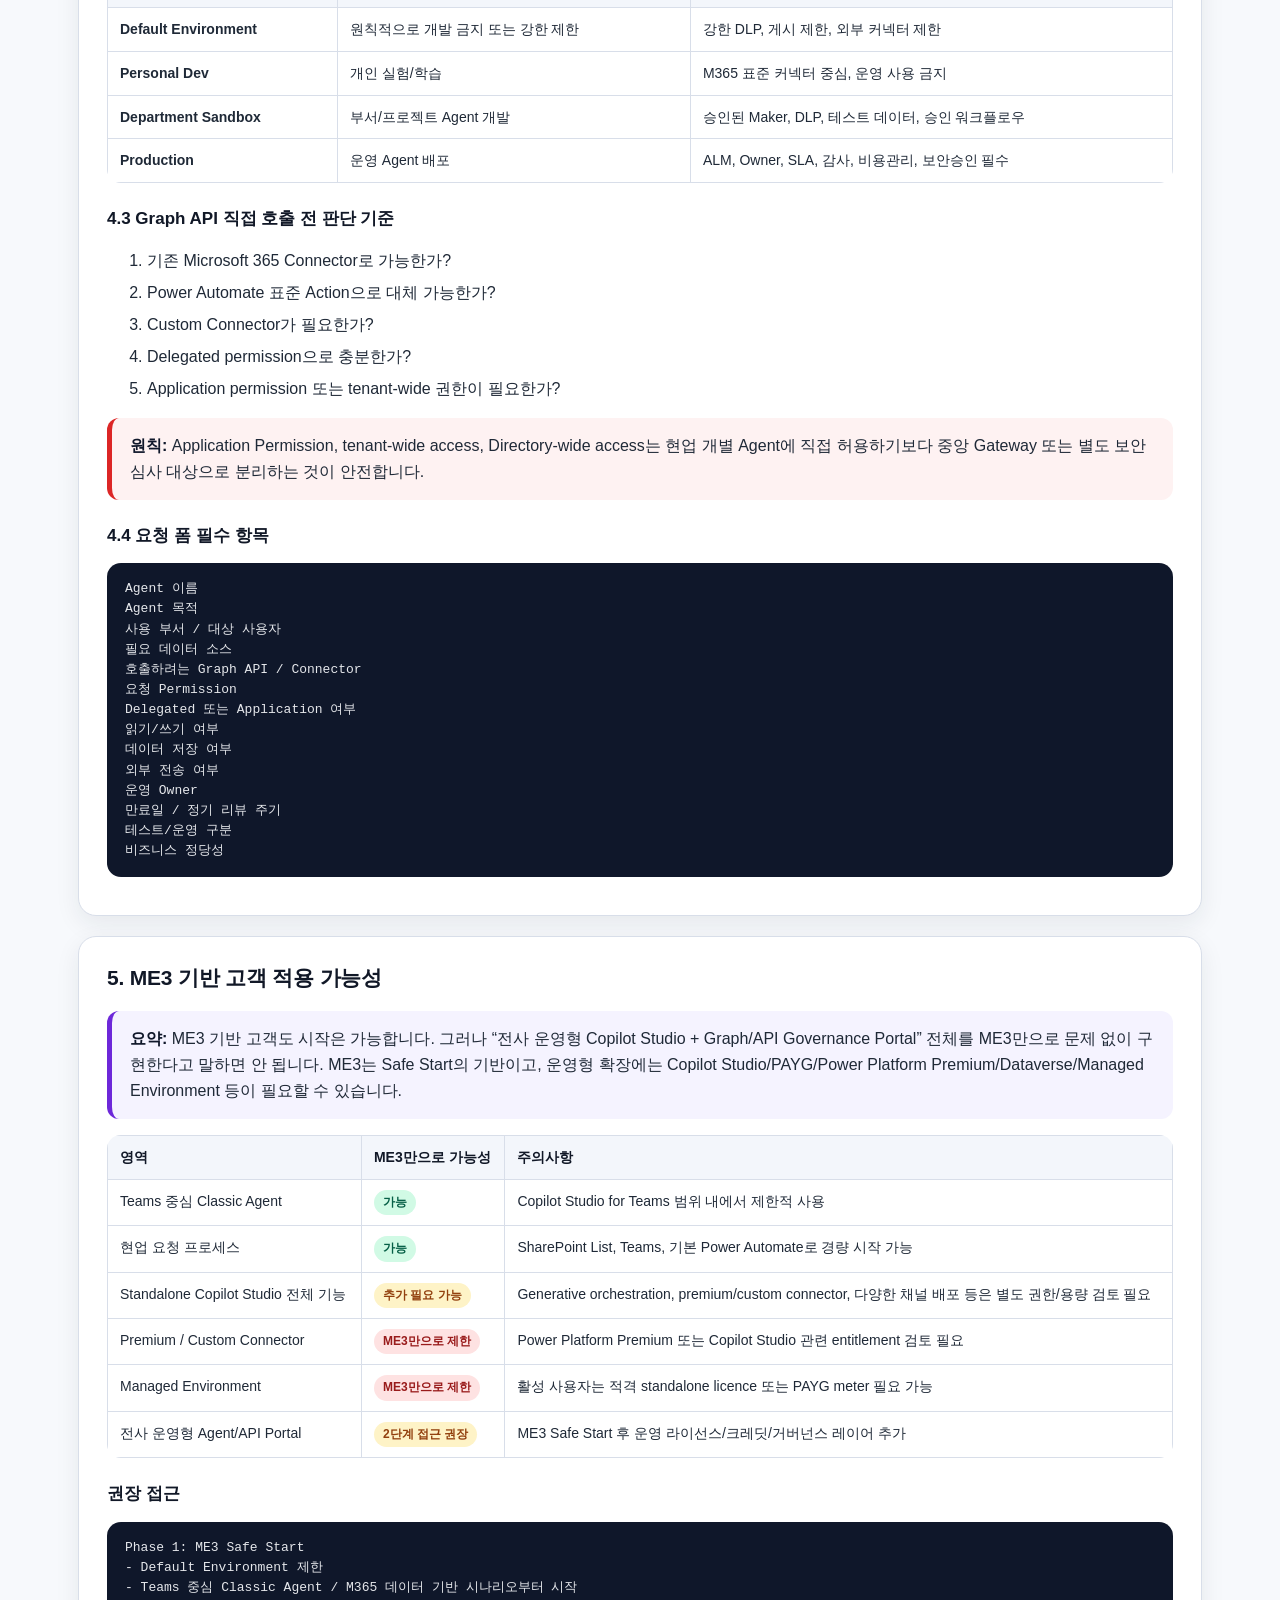
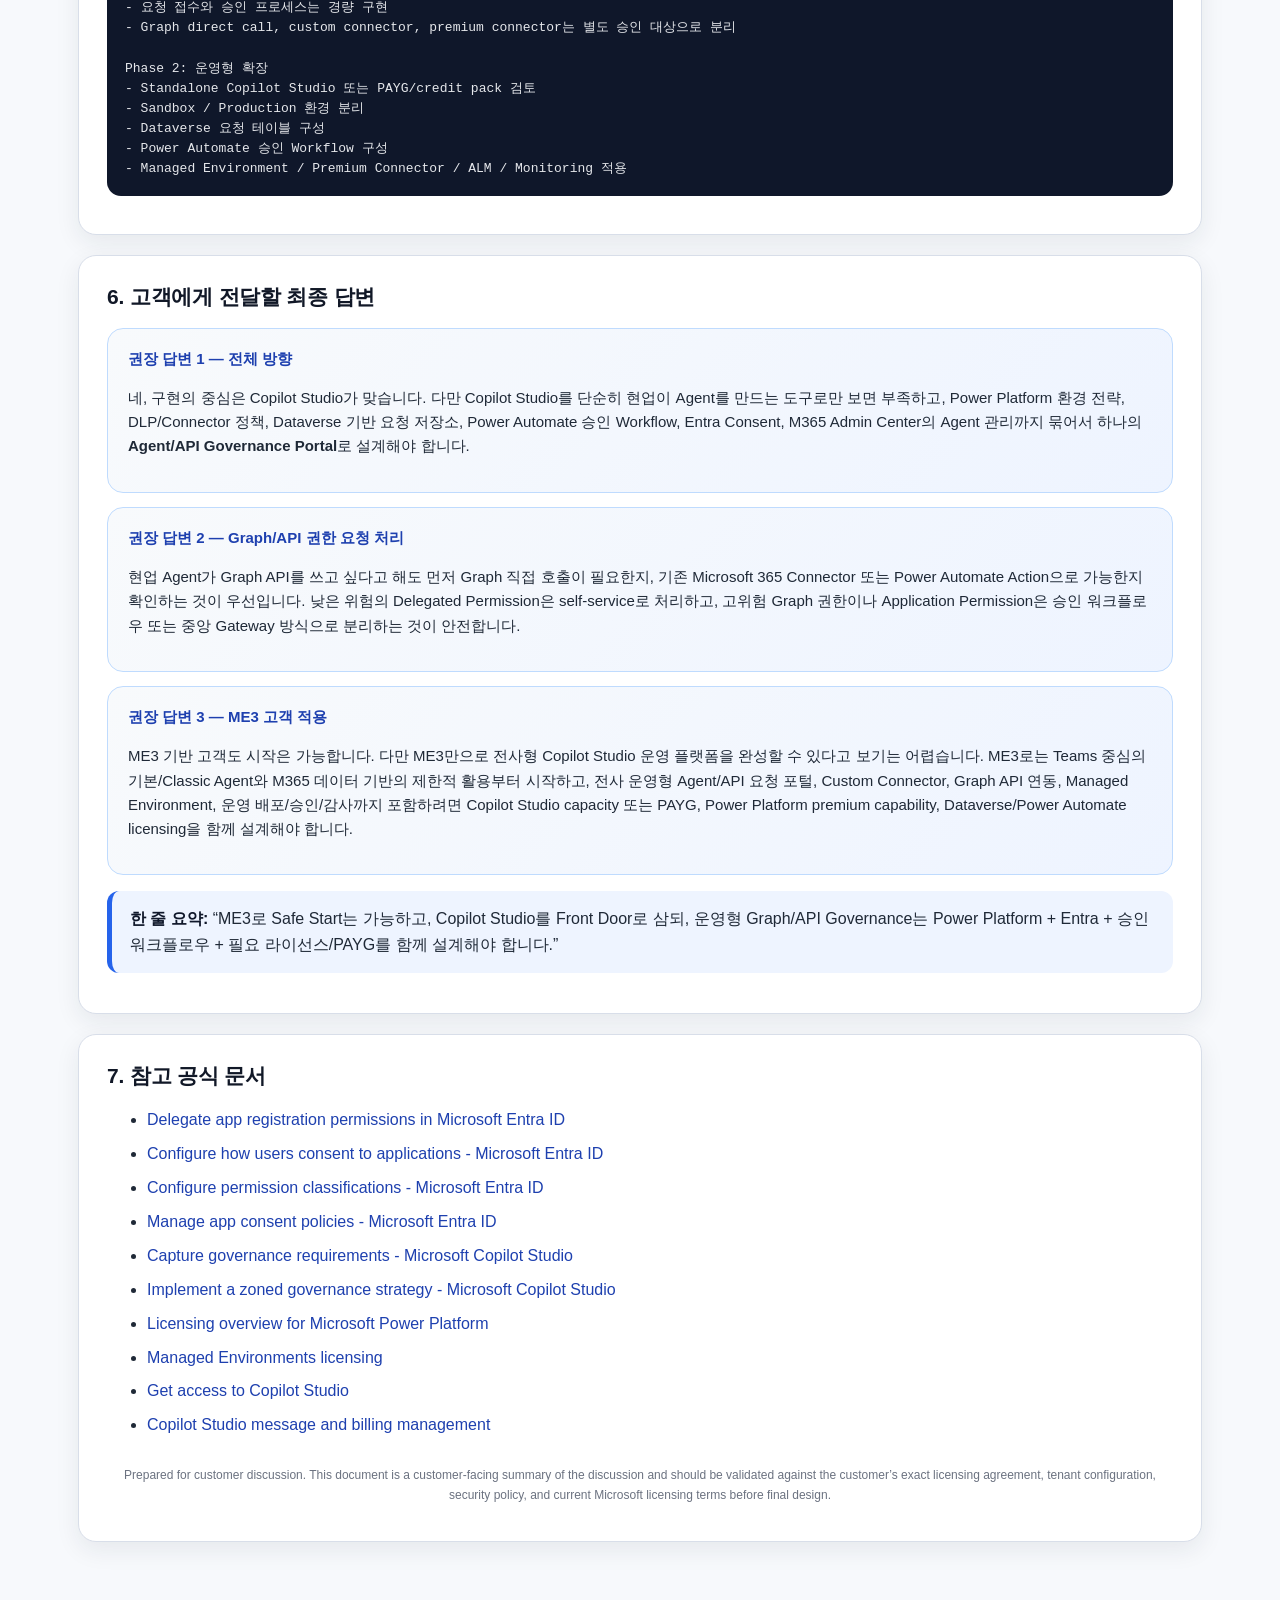
<file: public/Ad-Hoc/how-to-handle-users-requests-for-graph-api.html>
<!DOCTYPE html>
<html lang="ko">
<head>
  <meta charset="UTF-8" />
  <meta name="viewport" content="width=device-width, initial-scale=1.0" />
  <title>Agent / Graph API Governance Implementation Summary</title>
  <style>
    :root {
      --ms-blue: #2563eb;
      --ms-blue-dark: #1e40af;
      --ms-purple: #6d28d9;
      --ms-green: #029e73;
      --ms-amber: #f59e0b;
      --ms-red: #dc2626;
      --ink: #1f2937;
      --muted: #6b7280;
      --bg: #f7f9fc;
      --card: #ffffff;
      --line: #d8dee9;
      --soft-blue: #eef4ff;
      --soft-green: #ecfdf5;
      --soft-amber: #fffbeb;
      --soft-red: #fef2f2;
      --soft-purple: #f5f3ff;
      --shadow: 0 8px 24px rgba(31,41,55,0.08);
    }
    * { box-sizing: border-box; }
    body {
      margin: 0;
      font-family: "Microsoft GothicNeo", "Malgun Gothic", "Segoe UI", Arial, sans-serif;
      color: var(--ink);
      background: var(--bg);
      line-height: 1.62;
    }
    .page {
      max-width: 1180px;
      margin: 0 auto;
      padding: 36px 28px 64px;
    }
    .hero {
      background: linear-gradient(135deg, #0f172a 0%, #1e40af 54%, #6d28d9 100%);
      color: #fff;
      border-radius: 24px;
      padding: 38px 42px;
      box-shadow: var(--shadow);
      margin-bottom: 26px;
    }
    .hero h1 {
      margin: 0 0 14px;
      font-size: 31px;
      letter-spacing: -0.02em;
      line-height: 1.24;
    }
    .hero p { margin: 8px 0; color: #e5e7eb; font-size: 15px; }
    .badge-row { display: flex; flex-wrap: wrap; gap: 10px; margin-top: 22px; }
    .badge {
      display: inline-flex; align-items: center; gap: 6px;
      padding: 7px 11px;
      border-radius: 999px;
      background: rgba(255,255,255,0.16);
      border: 1px solid rgba(255,255,255,0.24);
      color: #fff;
      font-size: 12px;
      white-space: nowrap;
    }
    .toc, .card {
      background: var(--card);
      border: 1px solid var(--line);
      border-radius: 18px;
      box-shadow: var(--shadow);
      padding: 24px 28px;
      margin-bottom: 20px;
    }
    .toc h2, .card h2 {
      font-size: 21px;
      margin: 0 0 14px;
      color: #111827;
      letter-spacing: -0.01em;
    }
    .card h3 {
      font-size: 17px;
      margin: 22px 0 10px;
      color: #111827;
    }
    .toc ol { margin: 8px 0 0 22px; padding: 0; }
    .toc li { margin: 5px 0; }
    a { color: var(--ms-blue-dark); text-decoration: none; }
    a:hover { text-decoration: underline; }
    .summary-grid {
      display: grid;
      grid-template-columns: repeat(3, minmax(0, 1fr));
      gap: 14px;
      margin-top: 16px;
    }
    .summary-box {
      border: 1px solid var(--line);
      border-radius: 15px;
      padding: 16px;
      background: #fff;
    }
    .summary-box strong { display: block; margin-bottom: 7px; color: #111827; }
    .summary-box p { margin: 0; color: var(--muted); font-size: 14px; }
    .callout {
      border-left: 5px solid var(--ms-blue);
      background: var(--soft-blue);
      padding: 15px 18px;
      border-radius: 12px;
      margin: 16px 0;
    }
    .callout strong { color: #0f172a; }
    .callout-green { border-left-color: var(--ms-green); background: var(--soft-green); }
    .callout-amber { border-left-color: var(--ms-amber); background: var(--soft-amber); }
    .callout-red { border-left-color: var(--ms-red); background: var(--soft-red); }
    .callout-purple { border-left-color: var(--ms-purple); background: var(--soft-purple); }
    ul { margin-top: 8px; }
    li { margin: 6px 0; }
    table {
      width: 100%;
      border-collapse: collapse;
      margin: 14px 0 18px;
      font-size: 14px;
      background: #fff;
      border-radius: 14px;
      overflow: hidden;
    }
    th, td {
      border: 1px solid var(--line);
      padding: 10px 12px;
      vertical-align: top;
    }
    th {
      background: #f3f6fb;
      color: #111827;
      text-align: left;
      font-weight: 700;
    }
    .pill {
      display: inline-block;
      padding: 3px 9px;
      border-radius: 999px;
      font-size: 12px;
      font-weight: 700;
      white-space: nowrap;
    }
    .pill-green { background: #d1fae5; color: #065f46; }
    .pill-amber { background: #fef3c7; color: #92400e; }
    .pill-red { background: #fee2e2; color: #991b1b; }
    .pill-blue { background: #dbeafe; color: #1e40af; }
    .diagram {
      display: grid;
      gap: 10px;
      margin: 18px 0 8px;
    }
    .flow-row {
      display: grid;
      grid-template-columns: repeat(5, minmax(0, 1fr));
      gap: 10px;
      align-items: stretch;
    }
    .flow-card {
      border: 1px solid var(--line);
      background: #fff;
      border-radius: 14px;
      padding: 13px 12px;
      min-height: 92px;
      position: relative;
    }
    .flow-card:after {
      content: "→";
      position: absolute;
      right: -17px;
      top: 34px;
      color: var(--muted);
      font-weight: 700;
      font-size: 20px;
    }
    .flow-card:last-child:after { content: ""; }
    .flow-card b { display: block; margin-bottom: 6px; color: #111827; }
    .flow-card span { color: var(--muted); font-size: 13px; }
    .zone-grid {
      display: grid;
      grid-template-columns: repeat(3, minmax(0, 1fr));
      gap: 14px;
      margin-top: 14px;
    }
    .zone {
      border-radius: 15px;
      padding: 16px;
      border: 1px solid var(--line);
    }
    .zone h3 { margin-top: 0; }
    .zone.green { background: var(--soft-green); }
    .zone.amber { background: var(--soft-amber); }
    .zone.red { background: var(--soft-red); }
    .codebox {
      background: #0f172a;
      color: #e5e7eb;
      border-radius: 14px;
      padding: 16px 18px;
      overflow-x: auto;
      font-family: Consolas, Monaco, "Courier New", monospace;
      font-size: 13px;
      line-height: 1.55;
      margin: 14px 0;
      white-space: pre;
    }
    .customer-answer {
      background: linear-gradient(135deg, #f8fafc 0%, #eef4ff 100%);
      border: 1px solid #bfdbfe;
      border-radius: 16px;
      padding: 18px 20px;
      margin: 14px 0;
      font-size: 15px;
    }
    .quote-title { font-weight: 800; color: #1e40af; margin-bottom: 8px; }
    .footer {
      color: var(--muted);
      font-size: 12px;
      margin-top: 28px;
      text-align: center;
    }
    .source-list li { margin-bottom: 8px; }
    @media (max-width: 980px) {
      .summary-grid, .zone-grid { grid-template-columns: 1fr; }
      .flow-row { grid-template-columns: 1fr; }
      .flow-card:after { content: "↓"; right: 50%; top: auto; bottom: -24px; }
      .flow-card:last-child:after { content: ""; }
      .hero { padding: 28px 24px; }
      .page { padding: 22px 14px 48px; }
    }
    @media print {
      body { background: #fff; }
      .page { max-width: 100%; padding: 0; }
      .hero, .card, .toc { box-shadow: none; break-inside: avoid; }
      a { color: #1e40af; text-decoration: underline; }
    }
  </style>
</head>
<body>
  <main class="page">
    <section class="hero">
      <h1>현업 Agent의 Microsoft Graph API 사용을 위한 거버넌스 및 구현 방안</h1>
      <p><strong>고객 전달용 요약본</strong> — Microsoft Teams 고객 채팅방 질의에 대한 MS Engineer 관점의 정리</p>
      <p>핵심 주제: Self-Service App Registration, Copilot Studio 기반 Agent/API Request Portal, Power Platform Governance, Entra Consent, ME3 기반 적용 가능성</p>
      <div class="badge-row">
        <span class="badge">MS Engineer 관점</span>
        <span class="badge">Graph API Governance</span>
        <span class="badge">Copilot Studio</span>
        <span class="badge">Power Platform</span>
        <span class="badge">ME3 / M365 E3 고려</span>
      </div>
    </section>

    <section class="toc">
      <h2>목차</h2>
      <ol>
        <li><a href="#exec">Executive Summary</a></li>
        <li><a href="#problem">고객 Pain Point의 본질</a></li>
        <li><a href="#model">권장 운영 모델</a></li>
        <li><a href="#copilot-studio">Copilot Studio로 어떻게 구현하는가</a></li>
        <li><a href="#me3">ME3 기반 고객 적용 가능성</a></li>
        <li><a href="#answer">고객에게 전달할 최종 답변</a></li>
        <li><a href="#sources">참고 공식 문서</a></li>
      </ol>
    </section>

    <section id="exec" class="card">
      <h2>1. Executive Summary</h2>
      <div class="callout">
        <strong>결론:</strong> 현업 Agent가 Graph API를 사용해야 하는 시대에, 관리자가 모든 App Registration과 권한 설정을 수작업으로 처리하는 방식은 확장성이 떨어집니다. 현실적인 대안은 <strong>Copilot Studio를 현업 Agent 개발의 Front Door로 두고, Power Platform/Entra/승인 워크플로우를 묶어 Agent/API Governance Portal 형태로 운영</strong>하는 것입니다.
      </div>
      <div class="summary-grid">
        <div class="summary-box">
          <strong>App Registration 완전 제거는 어려움</strong>
          <p>Graph/API 접근에는 여전히 신원, 권한, 동의, 감사 체계가 필요합니다. 다만 Copilot Studio Agent는 자동 Agent ID/플랫폼 관리 모델로 수동 등록 부담을 줄일 수 있습니다.</p>
        </div>
        <div class="summary-box">
          <strong>관리자 역할의 전환</strong>
          <p>관리자가 모든 앱을 대신 등록하는 대신, 환경 정책, 허용 권한 카탈로그, DLP/Connector 정책, 승인 워크플로우를 운영하는 방식으로 전환합니다.</p>
        </div>
        <div class="summary-box">
          <strong>ME3는 출발점</strong>
          <p>ME3 기반에서도 시작은 가능하지만, 운영형/전사형 Copilot Studio 및 Graph/API 거버넌스에는 Copilot Studio/PAYG/Power Platform Premium 요소가 추가로 필요할 수 있습니다.</p>
        </div>
      </div>
    </section>

    <section id="problem" class="card">
      <h2>2. 고객 Pain Point의 본질</h2>
      <p>고객의 문제 제기는 단순히 “Graph API 권한을 달라”가 아닙니다. 본질은 다음과 같습니다.</p>
      <ul>
        <li>현업이 여러 Agent를 만들 때마다 관리자가 개별 App Registration을 만들고 권한을 수동 설정해야 하는 운영 병목</li>
        <li>Agent 시대에 수십·수백 개의 앱 등록과 consent를 기존 방식으로 관리하기 어려운 확장성 문제</li>
        <li>현업 속도와 보안 통제 사이의 균형 필요</li>
        <li>메일 기반 요청이 아닌 표준화된 요청/승인/감사 프로세스 필요</li>
      </ul>
      <div class="callout-amber callout">
        <strong>MS Engineer 관점:</strong> 고객의 문제 제기는 타당합니다. 다만 Graph는 조직 데이터 접근 통로이므로 완전 자율화는 위험합니다. 따라서 “무조건 관리자 수작업”도 아니고 “완전 self-service”도 아닌, 정책 기반 self-service와 승인형 통제를 결합해야 합니다.
      </div>
    </section>

    <section id="model" class="card">
      <h2>3. 권장 운영 모델</h2>
      <h3>3.1 App Registration과 Consent는 분리해서 봐야 함</h3>
      <table>
        <thead>
          <tr><th>구분</th><th>설명</th><th>권장 처리</th></tr>
        </thead>
        <tbody>
          <tr>
            <td><strong>App Registration</strong></td>
            <td>앱의 신원, Client ID, Redirect URI, 인증 설정, API Permission 목록을 정의</td>
            <td>Approved Maker 그룹에 제한적으로 위임</td>
          </tr>
          <tr>
            <td><strong>User Consent</strong></td>
            <td>사용자가 본인 권한 범위 내에서 앱 접근을 허용</td>
            <td>Low-risk delegated permission에 한해 허용</td>
          </tr>
          <tr>
            <td><strong>Admin Consent</strong></td>
            <td>조직 전체 또는 고위험 권한에 대한 관리자 승인</td>
            <td>승인 워크플로우 및 보안/개인정보 검토로 통제</td>
          </tr>
        </tbody>
      </table>

      <h3>3.2 Green / Amber / Red 분류 모델</h3>
      <div class="zone-grid">
        <div class="zone green">
          <h3><span class="pill pill-green">Green</span> Self-Service 가능</h3>
          <ul>
            <li>Delegated permission</li>
            <li>읽기 중심</li>
            <li>로그인 사용자가 이미 접근 가능한 데이터</li>
            <li>Microsoft 365 표준 커넥터 중심</li>
            <li>개인 또는 팀 생산성 목적</li>
          </ul>
        </div>
        <div class="zone amber">
          <h3><span class="pill pill-amber">Amber</span> 빠른 승인 필요</h3>
          <ul>
            <li>메일, 파일, 사이트, Teams 등 민감 업무 데이터 접근</li>
            <li>부서 단위 공유</li>
            <li>일부 쓰기 작업</li>
            <li>Custom connector 또는 데이터 Owner 승인 필요</li>
          </ul>
        </div>
        <div class="zone red">
          <h3><span class="pill pill-red">Red</span> 중앙 플랫폼/보안심사</h3>
          <ul>
            <li>Application permission</li>
            <li>Tenant-wide access</li>
            <li>Directory, Group, User 전역 권한</li>
            <li>대량 Export 또는 외부 전송</li>
            <li>중앙 Agent Gateway 권장</li>
          </ul>
        </div>
      </div>

      <h3>3.3 권장 아키텍처</h3>
      <div class="diagram">
        <div class="flow-row">
          <div class="flow-card"><b>현업 Maker</b><span>Agent 목적, 데이터, 권한 요청 입력</span></div>
          <div class="flow-card"><b>Request Agent / Portal</b><span>Copilot Studio, Power Apps, Teams Adaptive Card</span></div>
          <div class="flow-card"><b>Request Store</b><span>Dataverse 또는 SharePoint List</span></div>
          <div class="flow-card"><b>Approval Workflow</b><span>Power Automate 승인/분기</span></div>
          <div class="flow-card"><b>Admin Control</b><span>Entra, PPAC, DLP, Consent, Audit</span></div>
        </div>
      </div>
      <div class="codebox">현업 Agent
  ↓
Copilot Studio / Request Portal
  ↓
Dataverse Request Table
  ↓
Power Automate Approval
  ↓
IT / Security / Privacy Review
  ↓
Entra Consent · Power Platform DLP · Connector Policy · Agent Registry</div>
    </section>

    <section id="copilot-studio" class="card">
      <h2>4. Copilot Studio로 어떻게 구현하는가</h2>
      <div class="callout-green callout">
        <strong>핵심:</strong> Copilot Studio는 “현업 Agent 개발 플랫폼”이자 “요청 접수 Front Door”로 적합합니다. 다만 권한 승인, 데이터 저장, DLP, Entra consent, 운영 모니터링까지 모두 Copilot Studio 단일 제품으로 처리하는 것은 아니며 Power Platform과 Entra 관리 체계를 함께 구성해야 합니다.
      </div>

      <h3>4.1 구현 구성요소</h3>
      <table>
        <thead>
          <tr><th>구성요소</th><th>역할</th><th>비고</th></tr>
        </thead>
        <tbody>
          <tr>
            <td><strong>Copilot Studio</strong></td>
            <td>현업 Agent 개발, 요청 Agent, 표준 커넥터 기반 업무 자동화</td>
            <td>현업 UX의 중심</td>
          </tr>
          <tr>
            <td><strong>Power Platform Admin Center</strong></td>
            <td>환경, DLP, Connector 정책, Maker 접근 제어</td>
            <td>거버넌스의 중심</td>
          </tr>
          <tr>
            <td><strong>Dataverse</strong></td>
            <td>Agent/API 요청, 승인상태, Owner, 만료일, 감사 이력 저장</td>
            <td>운영형이면 SharePoint List보다 적합</td>
          </tr>
          <tr>
            <td><strong>Power Automate</strong></td>
            <td>승인 워크플로우, 알림, 자동 분기</td>
            <td>부서/IT/보안/개인정보 승인 연결</td>
          </tr>
          <tr>
            <td><strong>Microsoft Entra ID</strong></td>
            <td>App Registration, Agent ID, consent, Application Developer 역할, Conditional Access</td>
            <td>신원/권한 통제</td>
          </tr>
          <tr>
            <td><strong>Purview / Audit</strong></td>
            <td>감사, 규정준수, 데이터 보호, eDiscovery 연계</td>
            <td>운영 모니터링</td>
          </tr>
        </tbody>
      </table>

      <h3>4.2 환경 Zone 전략</h3>
      <table>
        <thead>
          <tr><th>Zone</th><th>목적</th><th>정책</th></tr>
        </thead>
        <tbody>
          <tr>
            <td><strong>Default Environment</strong></td>
            <td>원칙적으로 개발 금지 또는 강한 제한</td>
            <td>강한 DLP, 게시 제한, 외부 커넥터 제한</td>
          </tr>
          <tr>
            <td><strong>Personal Dev</strong></td>
            <td>개인 실험/학습</td>
            <td>M365 표준 커넥터 중심, 운영 사용 금지</td>
          </tr>
          <tr>
            <td><strong>Department Sandbox</strong></td>
            <td>부서/프로젝트 Agent 개발</td>
            <td>승인된 Maker, DLP, 테스트 데이터, 승인 워크플로우</td>
          </tr>
          <tr>
            <td><strong>Production</strong></td>
            <td>운영 Agent 배포</td>
            <td>ALM, Owner, SLA, 감사, 비용관리, 보안승인 필수</td>
          </tr>
        </tbody>
      </table>

      <h3>4.3 Graph API 직접 호출 전 판단 기준</h3>
      <ol>
        <li>기존 Microsoft 365 Connector로 가능한가?</li>
        <li>Power Automate 표준 Action으로 대체 가능한가?</li>
        <li>Custom Connector가 필요한가?</li>
        <li>Delegated permission으로 충분한가?</li>
        <li>Application permission 또는 tenant-wide 권한이 필요한가?</li>
      </ol>
      <div class="callout-red callout">
        <strong>원칙:</strong> Application Permission, tenant-wide access, Directory-wide access는 현업 개별 Agent에 직접 허용하기보다 중앙 Gateway 또는 별도 보안심사 대상으로 분리하는 것이 안전합니다.
      </div>

      <h3>4.4 요청 폼 필수 항목</h3>
      <div class="codebox">Agent 이름
Agent 목적
사용 부서 / 대상 사용자
필요 데이터 소스
호출하려는 Graph API / Connector
요청 Permission
Delegated 또는 Application 여부
읽기/쓰기 여부
데이터 저장 여부
외부 전송 여부
운영 Owner
만료일 / 정기 리뷰 주기
테스트/운영 구분
비즈니스 정당성</div>
    </section>

    <section id="me3" class="card">
      <h2>5. ME3 기반 고객 적용 가능성</h2>
      <div class="callout-purple callout">
        <strong>요약:</strong> ME3 기반 고객도 시작은 가능합니다. 그러나 “전사 운영형 Copilot Studio + Graph/API Governance Portal” 전체를 ME3만으로 문제 없이 구현한다고 말하면 안 됩니다. ME3는 Safe Start의 기반이고, 운영형 확장에는 Copilot Studio/PAYG/Power Platform Premium/Dataverse/Managed Environment 등이 필요할 수 있습니다.
      </div>

      <table>
        <thead>
          <tr><th>영역</th><th>ME3만으로 가능성</th><th>주의사항</th></tr>
        </thead>
        <tbody>
          <tr>
            <td>Teams 중심 Classic Agent</td>
            <td><span class="pill pill-green">가능</span></td>
            <td>Copilot Studio for Teams 범위 내에서 제한적 사용</td>
          </tr>
          <tr>
            <td>현업 요청 프로세스</td>
            <td><span class="pill pill-green">가능</span></td>
            <td>SharePoint List, Teams, 기본 Power Automate로 경량 시작 가능</td>
          </tr>
          <tr>
            <td>Standalone Copilot Studio 전체 기능</td>
            <td><span class="pill pill-amber">추가 필요 가능</span></td>
            <td>Generative orchestration, premium/custom connector, 다양한 채널 배포 등은 별도 권한/용량 검토 필요</td>
          </tr>
          <tr>
            <td>Premium / Custom Connector</td>
            <td><span class="pill pill-red">ME3만으로 제한</span></td>
            <td>Power Platform Premium 또는 Copilot Studio 관련 entitlement 검토 필요</td>
          </tr>
          <tr>
            <td>Managed Environment</td>
            <td><span class="pill pill-red">ME3만으로 제한</span></td>
            <td>활성 사용자는 적격 standalone licence 또는 PAYG meter 필요 가능</td>
          </tr>
          <tr>
            <td>전사 운영형 Agent/API Portal</td>
            <td><span class="pill pill-amber">2단계 접근 권장</span></td>
            <td>ME3 Safe Start 후 운영 라이선스/크레딧/거버넌스 레이어 추가</td>
          </tr>
        </tbody>
      </table>

      <h3>권장 접근</h3>
      <div class="codebox">Phase 1: ME3 Safe Start
- Default Environment 제한
- Teams 중심 Classic Agent / M365 데이터 기반 시나리오부터 시작
- 요청 접수와 승인 프로세스는 경량 구현
- Graph direct call, custom connector, premium connector는 별도 승인 대상으로 분리

Phase 2: 운영형 확장
- Standalone Copilot Studio 또는 PAYG/credit pack 검토
- Sandbox / Production 환경 분리
- Dataverse 요청 테이블 구성
- Power Automate 승인 Workflow 구성
- Managed Environment / Premium Connector / ALM / Monitoring 적용</div>
    </section>

    <section id="answer" class="card">
      <h2>6. 고객에게 전달할 최종 답변</h2>
      <div class="customer-answer">
        <div class="quote-title">권장 답변 1 — 전체 방향</div>
        <p>네, 구현의 중심은 Copilot Studio가 맞습니다. 다만 Copilot Studio를 단순히 현업이 Agent를 만드는 도구로만 보면 부족하고, Power Platform 환경 전략, DLP/Connector 정책, Dataverse 기반 요청 저장소, Power Automate 승인 Workflow, Entra Consent, M365 Admin Center의 Agent 관리까지 묶어서 하나의 <strong>Agent/API Governance Portal</strong>로 설계해야 합니다.</p>
      </div>
      <div class="customer-answer">
        <div class="quote-title">권장 답변 2 — Graph/API 권한 요청 처리</div>
        <p>현업 Agent가 Graph API를 쓰고 싶다고 해도 먼저 Graph 직접 호출이 필요한지, 기존 Microsoft 365 Connector 또는 Power Automate Action으로 가능한지 확인하는 것이 우선입니다. 낮은 위험의 Delegated Permission은 self-service로 처리하고, 고위험 Graph 권한이나 Application Permission은 승인 워크플로우 또는 중앙 Gateway 방식으로 분리하는 것이 안전합니다.</p>
      </div>
      <div class="customer-answer">
        <div class="quote-title">권장 답변 3 — ME3 고객 적용</div>
        <p>ME3 기반 고객도 시작은 가능합니다. 다만 ME3만으로 전사형 Copilot Studio 운영 플랫폼을 완성할 수 있다고 보기는 어렵습니다. ME3로는 Teams 중심의 기본/Classic Agent와 M365 데이터 기반의 제한적 활용부터 시작하고, 전사 운영형 Agent/API 요청 포털, Custom Connector, Graph API 연동, Managed Environment, 운영 배포/승인/감사까지 포함하려면 Copilot Studio capacity 또는 PAYG, Power Platform premium capability, Dataverse/Power Automate licensing을 함께 설계해야 합니다.</p>
      </div>
      <div class="callout">
        <strong>한 줄 요약:</strong> “ME3로 Safe Start는 가능하고, Copilot Studio를 Front Door로 삼되, 운영형 Graph/API Governance는 Power Platform + Entra + 승인 워크플로우 + 필요 라이선스/PAYG를 함께 설계해야 합니다.”
      </div>
    </section>

    <section id="sources" class="card">
      <h2>7. 참고 공식 문서</h2>
      <ul class="source-list">
        <li><a href="https://learn.microsoft.com/en-us/entra/identity/role-based-access-control/delegate-app-roles" target="_blank" rel="noopener">Delegate app registration permissions in Microsoft Entra ID</a></li>
        <li><a href="https://learn.microsoft.com/en-us/entra/identity/enterprise-apps/configure-user-consent" target="_blank" rel="noopener">Configure how users consent to applications - Microsoft Entra ID</a></li>
        <li><a href="https://learn.microsoft.com/en-us/entra/identity/enterprise-apps/configure-permission-classifications" target="_blank" rel="noopener">Configure permission classifications - Microsoft Entra ID</a></li>
        <li><a href="https://learn.microsoft.com/en-us/entra/identity/enterprise-apps/manage-app-consent-policies" target="_blank" rel="noopener">Manage app consent policies - Microsoft Entra ID</a></li>
        <li><a href="https://learn.microsoft.com/en-us/microsoft-copilot-studio/guidance/sec-gov-phase1" target="_blank" rel="noopener">Capture governance requirements - Microsoft Copilot Studio</a></li>
        <li><a href="https://learn.microsoft.com/en-us/microsoft-copilot-studio/guidance/sec-gov-phase2" target="_blank" rel="noopener">Implement a zoned governance strategy - Microsoft Copilot Studio</a></li>
        <li><a href="https://learn.microsoft.com/en-us/power-platform/admin/pricing-billing-skus" target="_blank" rel="noopener">Licensing overview for Microsoft Power Platform</a></li>
        <li><a href="https://learn.microsoft.com/en-us/power-platform/admin/managed-environment-licensing" target="_blank" rel="noopener">Managed Environments licensing</a></li>
        <li><a href="https://learn.microsoft.com/en-us/microsoft-copilot-studio/requirements-licensing-subscriptions" target="_blank" rel="noopener">Get access to Copilot Studio</a></li>
        <li><a href="https://learn.microsoft.com/en-us/microsoft-copilot-studio/requirements-messages-management" target="_blank" rel="noopener">Copilot Studio message and billing management</a></li>
      </ul>
      <p class="footer">Prepared for customer discussion. This document is a customer-facing summary of the discussion and should be validated against the customer’s exact licensing agreement, tenant configuration, security policy, and current Microsoft licensing terms before final design.</p>
    </section>
  </main>
</body>
</html>
</file>
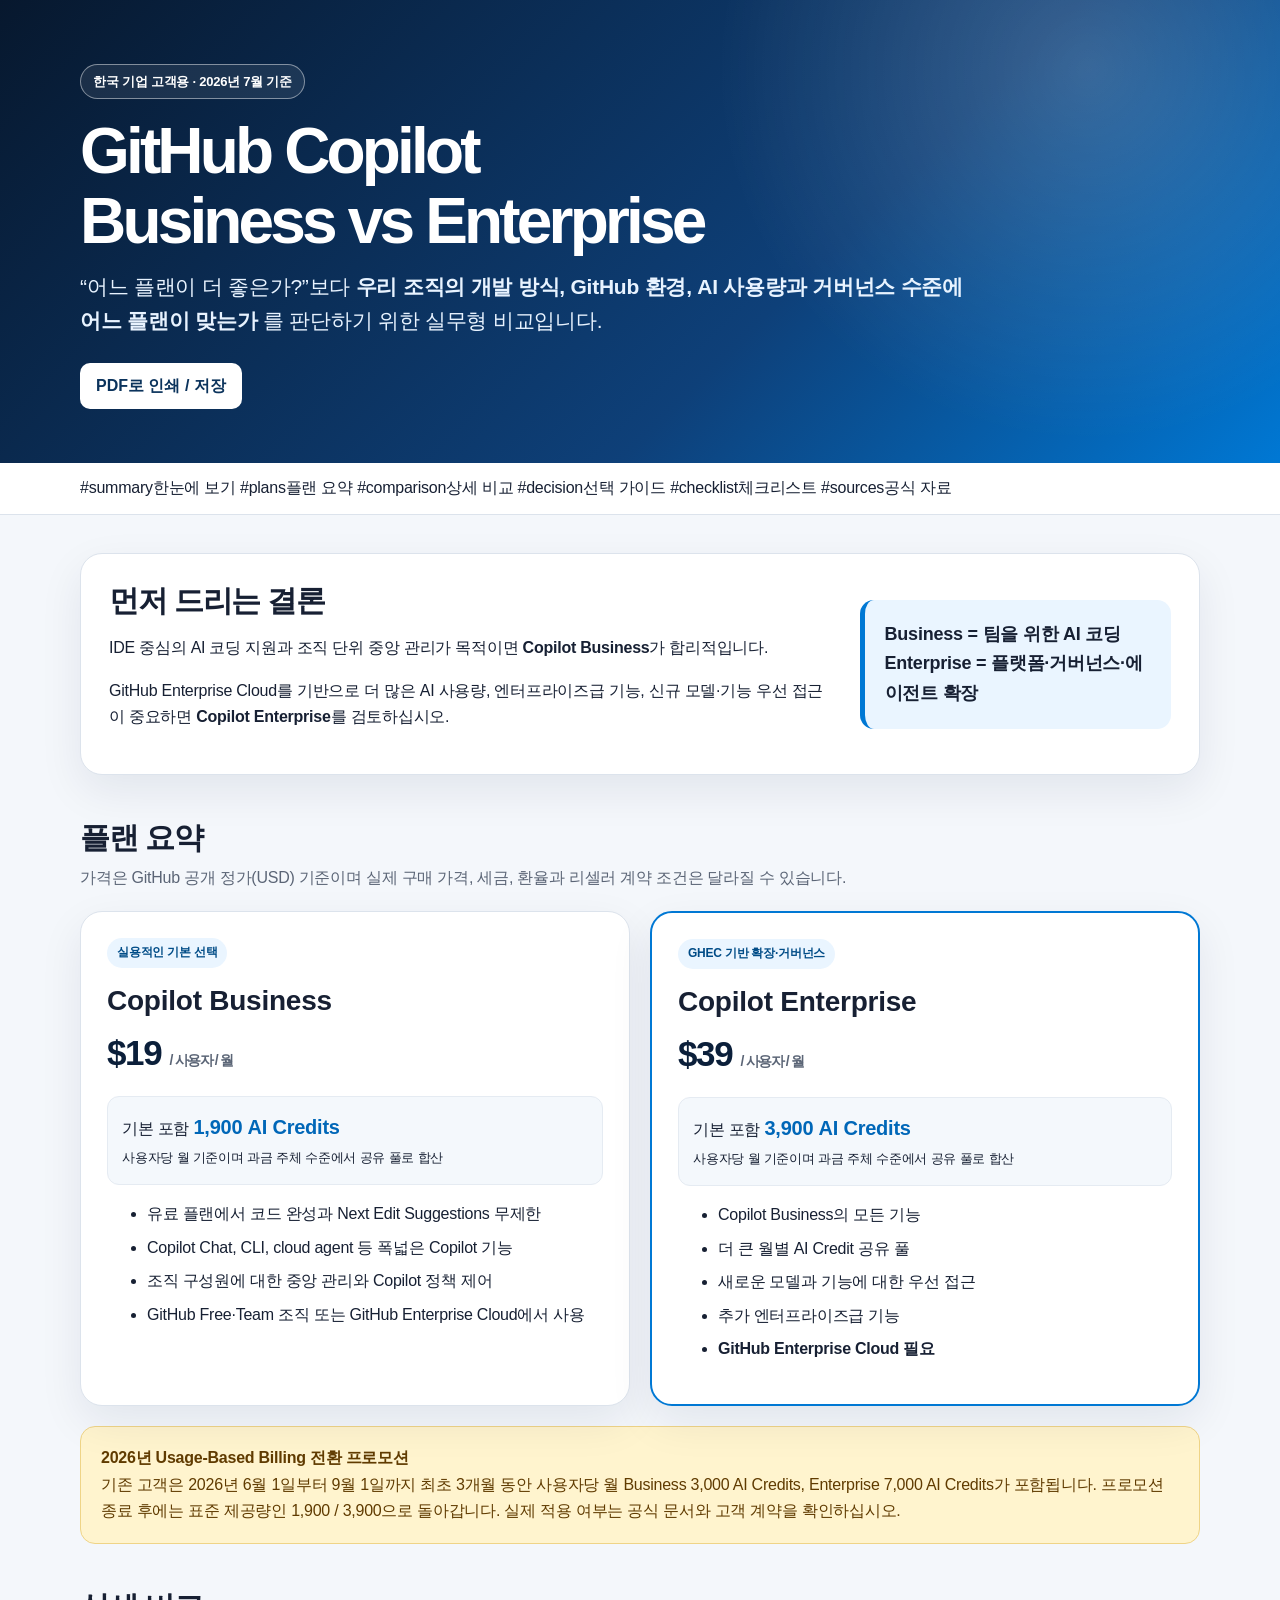
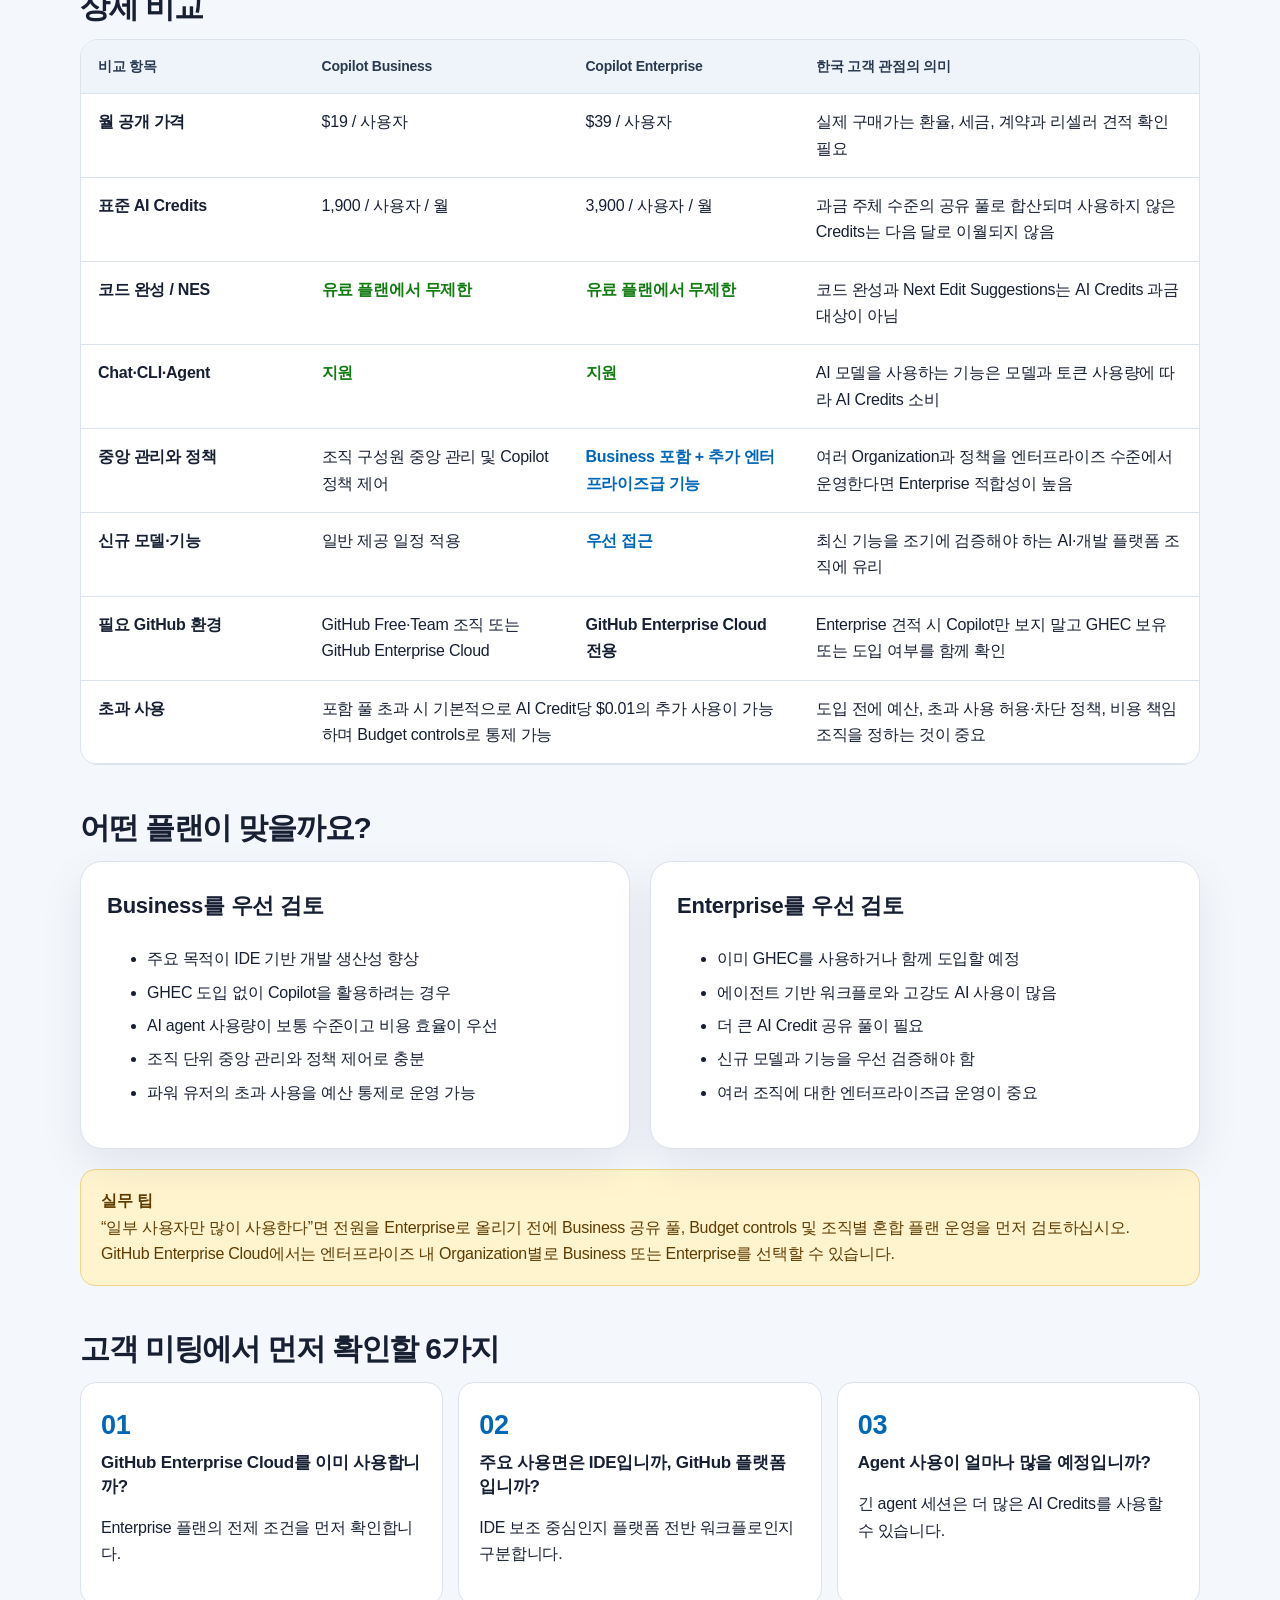
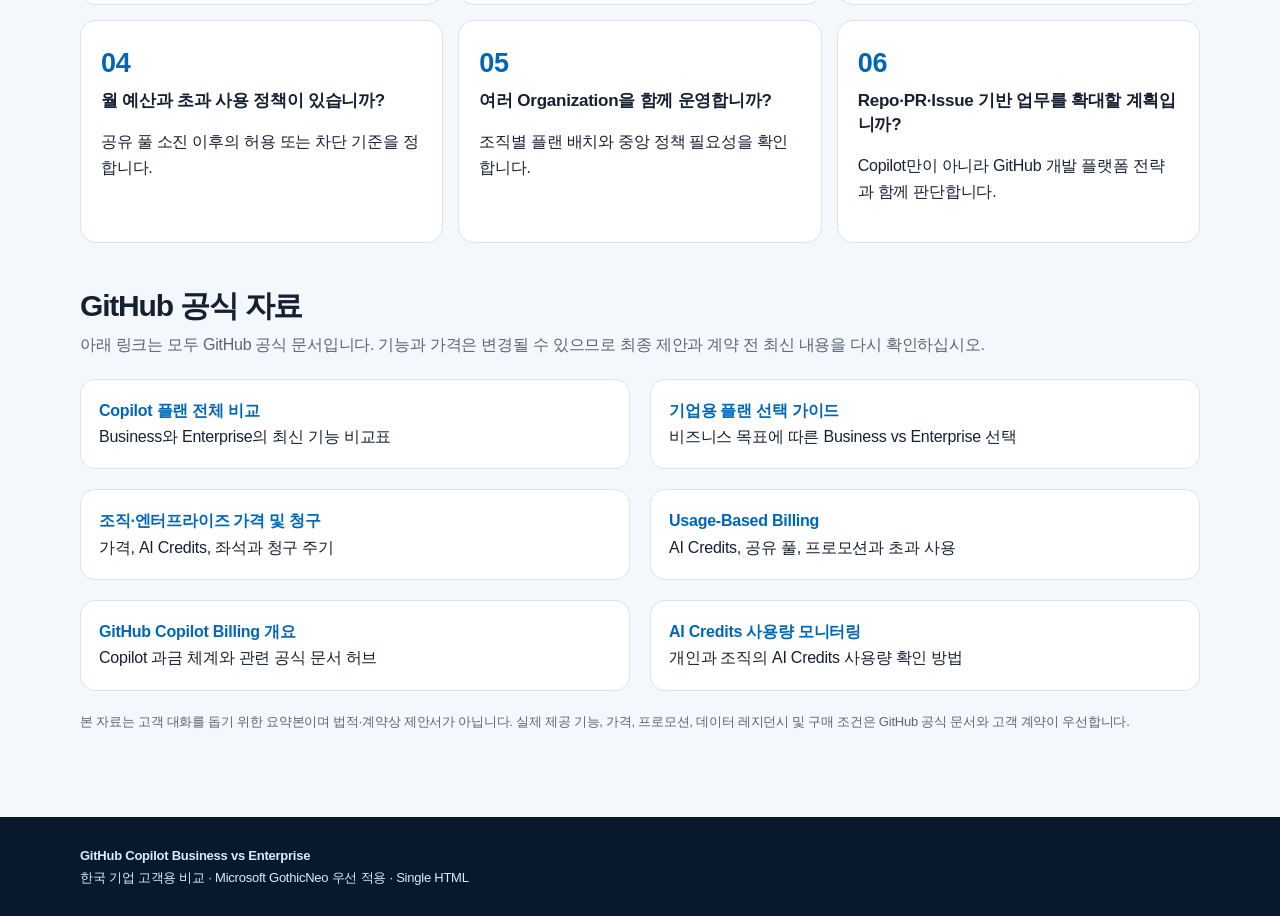
<file: public/GHE/GHCP-Biz-vs-Ent.html>
<!doctype html>
<html lang="ko">
<head>
  <meta charset="utf-8">
    <meta name="viewport" content="width=device-width, initial-scale=1">
	  <meta name="color-scheme" content="light">
	    <title>GitHub Copilot Business vs Enterprise</title>

		  <style>
		      :root {
				        --navy: #0b1f3a;
						      --blue: #0067b8;
							        --azure: #0078d4;
									      --ink: #172033;
										        --muted: #5b6576;
												      --line: #dce3ec;
													        --background: #f4f7fb;
															      --green: #107c10;
																        --gold-bg: #fff4ce;
																		      --gold-line: #efd487;
																			      }

    * {
		      box-sizing: border-box;
			      }

    html {
		      scroll-behavior: smooth;
			      }

    body {
		      margin: 0;
					        background: var(--background);
										      color: var(--ink);
													       font-family:
															           "Microsoft GothicNeo",
															           "Microsoft Gothic Neo",
																	           "Malgun Gothic",
																			           "맑은 고딕",
																					           Arial,
																							           sans-serif;
														         line-height: 1.65;
																       letter-spacing: -0.015em;
																	       }

    a {
		      color: var(--blue);
					       text-underline-offset: 3px;
						       }

    .wrap {
		      width: min(1120px, calc(100% - 36px));
					       margin: 0 auto;
								       }

    .hero {
		      color: #fff;
					       background:
					         radial-gradient(circle at 85% 15%,
									           rgba(255,255,255,.18),
											             transparent 32%),
								         linear-gradient(135deg, #07182e, #0e4079 62%, #0078d4);
							       padding: 64px 0 54px;
											    }

    .tag {
		      display: inline-block;
					         padding: 6px 12px;
									        border: 1px solid rgba(255,255,255,.45);
													      border-radius: 999px;
														        background: rgba(255,255,255,.08);
																			      font-size: 13px;
																				        font-weight: 700;
																						    }

    .hero h1 {
		      max-width: 900px;
			        margin: 18px 0 14px;
							      font-size: clamp(38px, 6vw, 64px);
								        line-height: 1.08;
										      letter-spacing: -0.06em;
											      }

    .hero p {
		      max-width: 900px;
			        margin: 0;
							      color: #e8f3ff;
										       font-size: clamp(17px, 2vw, 21px);
											       }

    .button {
		      display: inline-block;
					         margin-top: 24px;
							       padding: 10px 16px;
											      border: 0;
														        border-radius: 10px;
																      background: #fff;
																				        color: #0b335c;
																							         font: inherit;
																										         font-weight: 800;
																												       cursor: pointer;
																															       }

    nav {
		      position: sticky;
						      top: 0;
								         z-index: 10;
										       border-bottom: 1px solid var(--line);
											         background: rgba(255,255,255,.94);
																       backdrop-filter: blur(12px);
																	       }

    nav .wrap {
		      display: flex;
					         gap: 22px;
								        overflow-x: auto;
										      padding: 12px 0;
													       }

    nav a {
		      color: #35445c;
					       font-size: 14px;
						         font-weight: 800;
								       text-decoration: none;
									         white-space: nowrap;
											     }

    main {
		      padding: 38px 0 72px;
					       }

    section {
		      margin-top: 44px;
			        scroll-margin-top: 70px;
					    }

    .surface {
		      border: 1px solid var(--line);
					        border-radius: 22px;
							      background: #fff;
											        box-shadow: 0 16px 44px rgba(11,31,58,.08);
													    }

    .summary {
		      display: grid;
					         grid-template-columns: 1.4fr .6fr;
							       gap: 24px;
										      margin-top: 0;
											        padding: 28px;
															     }

    .answer {
		      align-self: center;
			        padding: 20px;
							       border-left: 5px solid var(--azure);
								         border-radius: 14px;
										       background: #eaf5ff;
														         font-size: 18px;
																       font-weight: 900;
																	       }

    .section-title {
		      margin: 0 0 14px;
					        font-size: 30px;
							      line-height: 1.25;
								        letter-spacing: -0.04em;
										    }

    .subheading {
		      margin: -6px 0 20px;
					        color: var(--muted);
								       }

    .plans,
	    .decision-grid,
		    .source-grid {
				      display: grid;
							         grid-template-columns: 1fr 1fr;
									       gap: 20px;
												    }

    .plan,
	    .decision-card {
			      padding: 26px;
						       }

    .plan.enterprise {
		      border: 2px solid var(--azure);
					      }

    .badge {
		      display: inline-block;
					         padding: 5px 10px;
									        border-radius: 999px;
											      background: #eaf5ff;
															        color: #004c87;
																		         font-size: 12px;
																				       font-weight: 800;
																					       }

    .plan h3 {
		      margin: 10px 0 0;
					        font-size: 28px;
							    }

    .price {
		      color: var(--navy);
					       font-size: 35px;
						         font-weight: 900;
								       letter-spacing: -0.04em;
									       }

    .price small {
		      color: var(--muted);
					       font-size: 14px;
						         font-weight: 600;
								     }

    .credits {
		      margin: 14px 0;
					        padding: 14px;
									       border: 1px solid #e5ebf2;
												         border-radius: 12px;
														       background: #f4f8fc;
																		       }

    .credits strong {
		      color: var(--blue);
					       font-size: 20px;
						       }

    li {
		      margin: 7px 0;
					      }

    .promo {
		      margin-top: 20px;
			        padding: 18px 20px;
							       border: 1px solid var(--gold-line);
										         border-radius: 15px;
												       background: var(--gold-bg);
																         color: #603b00;
																				    }

    .table-wrap {
		      overflow-x: auto;
			        border: 1px solid var(--line);
							      border-radius: 18px;
								        background: #fff;
													    }

    table {
		      width: 100%;
					       min-width: 840px;
						         border-collapse: collapse;
								     }

    th,
	    td {
			      padding: 15px 17px;
						         border-bottom: 1px solid var(--line);
								       text-align: left;
									         vertical-align: top;
											     }

    th {
		      background: #eef4fa;
						        color: #283950;
									         font-size: 14px;
											     }

    td:first-child {
		         width: 20%;
						      font-weight: 900;
							      }

    .yes {
		      color: var(--green);
					       font-weight: 900;
						       }

    .more {
		      color: var(--blue);
					       font-weight: 900;
						       }

    .decision-card h3 {
		      margin-top: 0;
			        font-size: 22px;
					    }

    .questions {
		      display: grid;
					         grid-template-columns: repeat(3, 1fr);
							       gap: 15px;
										    }

    .question {
		      padding: 20px;
					         border: 1px solid var(--line);
									       border-radius: 16px;
										         background: #fff;
															     }

    .question strong {
		      display: block;
					         color: var(--blue);
									      font-size: 27px;
										      }

    .question h3 {
		      margin: 4px 0 8px;
					        font-size: 17px;
							      line-height: 1.4;
								      }

    .source-link {
		      display: block;
					         padding: 18px;
									        border: 1px solid var(--line);
													      border-radius: 15px;
														        background: #fff;
																			      color: var(--ink);
																						       text-decoration: none;
																							         transition: .2s ease;
																												     }

    .source-link:hover {
		      border-color: #8fc8ef;
			        box-shadow: 0 10px 24px rgba(0,103,184,.1);
					      transform: translateY(-2px);
									     }

    .source-link strong {
		      display: block;
					         color: var(--blue);
									    }

    .notice {
		      margin-top: 20px;
			        color: var(--muted);
						         font-size: 13px;
								     }

    footer {
		      padding: 28px 0;
					         background: #08192e;
										       color: #dceaff;
													        font-size: 13px;
															    }

    @media (max-width: 800px) {
		      .summary,
				        .plans,
						      .decision-grid,
							        .source-grid {
										        grid-template-columns: 1fr;
												      }

			        .questions {
						        grid-template-columns: 1fr;
								      }

					      .hero {
							          padding-top: 46px;
									        }
						      }

    @media print {
		      nav,
				        .button {
							        display: none;
											       }

			        body {
						        background: #fff;
											      }

					      .hero {
							          padding: 30px 0;
											           background: var(--navy) !important;
																           print-color-adjust: exact;
																		           -webkit-print-color-adjust: exact;
																				         }

						        .wrap {
									        width: 100%;
												           padding: 0 12mm;
																	      }

								      .surface,
										        .question,
												      .source-link {
														          box-shadow: none;
																          break-inside: avoid;
																		        }

									        section {
												        margin-top: 28px;
														      }
											    }
  </style>
  </head>

  <body>
    <header class="hero">
	    <div class="wrap">
		      <span class="tag">한국 기업 고객용 · 2026년 7월 기준</span>

			        <h1>
					        GitHub Copilot<br>
							        Business vs Enterprise
									      </h1>

										        <p>
												        “어느 플랜이 더 좋은가?”보다
														        <strong>
																          우리 조직의 개발 방식, GitHub 환경, AI 사용량과
																		            거버넌스 수준에 어느 플랜이 맞는가
																					        </strong>
																							        를 판단하기 위한 실무형 비교입니다.
																									      </p>

																										        <button class="button" onclick="window.print()">
																												        PDF로 인쇄 / 저장
																														      </button>
																															      </div>
																																    </header>

																																	  <nav>
																																	      <div class="wrap">
																																		        #summary한눈에 보기</a>
																																		        #plans플랜 요약</a>
																																		        #comparison상세 비교</a>
																																		        #decision선택 가이드</a>
																																		        #checklist체크리스트</a>
																																		        #sources공식 자료</a>
																																		      </div>
																																			    </nav>

																																				  <main class="wrap">
																																				      <section id="summary" class="summary surface">
																																					        <div>
																																							        <h2 class="section-title">먼저 드리는 결론</h2>

																																									        <p>
																																											          IDE 중심의 AI 코딩 지원과 조직 단위 중앙 관리가 목적이면
																																													            <strong>Copilot Business</strong>가 합리적입니다.
																																																        </p>

																																																		        <p>
																																																				          GitHub Enterprise Cloud를 기반으로 더 많은 AI 사용량,
																																																						            엔터프라이즈급 기능, 신규 모델·기능 우선 접근이 중요하면
																																																									          <strong>Copilot Enterprise</strong>를 검토하십시오.
																																																											          </p>
																																																													        </div>

																																																															      <div class="answer">
																																																																          Business = 팀을 위한 AI 코딩<br>
																																																																		          Enterprise = 플랫폼·거버넌스·에이전트 확장
																																																																				        </div>
																																																																						    </section>

																																																																							    <section id="plans">
																																																																								      <h2 class="section-title">플랜 요약</h2>

																																																																									        <p class="subheading">
																																																																											        가격은 GitHub 공개 정가(USD) 기준이며 실제 구매 가격,
																																																																													        세금, 환율과 리셀러 계약 조건은 달라질 수 있습니다.
																																																																															      </p>

																																																																																        <div class="plans">
																																																																																		        <article class="plan surface">
																																																																																				          <span class="badge">실용적인 기본 선택</span>

																																																																																						            <h3>Copilot Business</h3>

																																																																																									          <div class="price">
																																																																																											              $19
																																																																																														              <small>/ 사용자 / 월</small>
																																																																																																	            </div>

																																																																																																				          <div class="credits">
																																																																																																						              기본 포함
																																																																																																									              <strong>1,900 AI Credits</strong><br>
																																																																																																												              <small>
																																																																																																															                사용자당 월 기준이며 과금 주체 수준에서 공유 풀로 합산
																																																																																																																			            </small>
																																																																																																																						          </div>

																																																																																																																								            <ul>
																																																																																																																											            <li>
																																																																																																																														              유료 플랜에서 코드 완성과 Next Edit Suggestions 무제한
																																																																																																																																	              </li>
																																																																																																																																				              <li>
																																																																																																																																							                Copilot Chat, CLI, cloud agent 등 폭넓은 Copilot 기능
																																																																																																																																											            </li>
																																																																																																																																														            <li>
																																																																																																																																																	              조직 구성원에 대한 중앙 관리와 Copilot 정책 제어
																																																																																																																																																				              </li>
																																																																																																																																																							              <li>
																																																																																																																																																										                GitHub Free·Team 조직 또는 GitHub Enterprise Cloud에서 사용
																																																																																																																																																														            </li>
																																																																																																																																																																	          </ul>
																																																																																																																																																																			          </article>

																																																																																																																																																																					          <article class="plan enterprise surface">
																																																																																																																																																																							            <span class="badge">GHEC 기반 확장·거버넌스</span>

																																																																																																																																																																										          <h3>Copilot Enterprise</h3>

																																																																																																																																																																												            <div class="price">
																																																																																																																																																																															            $39
																																																																																																																																																																																		            <small>/ 사용자 / 월</small>
																																																																																																																																																																																					          </div>

																																																																																																																																																																																							            <div class="credits">
																																																																																																																																																																																										            기본 포함
																																																																																																																																																																																													            <strong>3,900 AI Credits</strong><br>
																																																																																																																																																																																																            <small>
																																																																																																																																																																																																			              사용자당 월 기준이며 과금 주체 수준에서 공유 풀로 합산
																																																																																																																																																																																																						              </small>
																																																																																																																																																																																																									            </div>

																																																																																																																																																																																																												          <ul>
																																																																																																																																																																																																														              <li>Copilot Business의 모든 기능</li>
																																																																																																																																																																																																																	              <li>더 큰 월별 AI Credit 공유 풀</li>
																																																																																																																																																																																																																				              <li>새로운 모델과 기능에 대한 우선 접근</li>
																																																																																																																																																																																																																							              <li>추가 엔터프라이즈급 기능</li>
																																																																																																																																																																																																																										              <li>
																																																																																																																																																																																																																													                <strong>GitHub Enterprise Cloud 필요</strong>
																																																																																																																																																																																																																																	            </li>
																																																																																																																																																																																																																																				          </ul>
																																																																																																																																																																																																																																						          </article>
																																																																																																																																																																																																																																								        </div>

																																																																																																																																																																																																																																										      <div class="promo">
																																																																																																																																																																																																																																											          <strong>2026년 Usage-Based Billing 전환 프로모션</strong><br>
																																																																																																																																																																																																																																													          기존 고객은 2026년 6월 1일부터 9월 1일까지 최초 3개월 동안
																																																																																																																																																																																																																																															          사용자당 월 Business 3,000 AI Credits,
																																																																																																																																																																																																																																																	          Enterprise 7,000 AI Credits가 포함됩니다.
																																																																																																																																																																																																																																																			          프로모션 종료 후에는 표준 제공량인 1,900 / 3,900으로 돌아갑니다.
																																																																																																																																																																																																																																																					          실제 적용 여부는 공식 문서와 고객 계약을 확인하십시오.
																																																																																																																																																																																																																																																							        </div>
																																																																																																																																																																																																																																																									    </section>

																																																																																																																																																																																																																																																										    <section id="comparison">
																																																																																																																																																																																																																																																											      <h2 class="section-title">상세 비교</h2>

																																																																																																																																																																																																																																																												        <div class="table-wrap">
																																																																																																																																																																																																																																																														        <table>
																																																																																																																																																																																																																																																																          <thead>
																																																																																																																																																																																																																																																																		              <tr>
																																																																																																																																																																																																																																																																					                <th>비교 항목</th>
																																																																																																																																																																																																																																																																									              <th>Copilot Business</th>
																																																																																																																																																																																																																																																																												                <th>Copilot Enterprise</th>
																																																																																																																																																																																																																																																																																              <th>한국 고객 관점의 의미</th>
																																																																																																																																																																																																																																																																																			              </tr>
																																																																																																																																																																																																																																																																																						            </thead>

																																																																																																																																																																																																																																																																																									          <tbody>
																																																																																																																																																																																																																																																																																											              <tr>
																																																																																																																																																																																																																																																																																														                <td>월 공개 가격</td>
																																																																																																																																																																																																																																																																																																		              <td>$19 / 사용자</td>
																																																																																																																																																																																																																																																																																																					                <td>$39 / 사용자</td>
																																																																																																																																																																																																																																																																																																									              <td>
																																																																																																																																																																																																																																																																																																												                  실제 구매가는 환율, 세금, 계약과 리셀러 견적 확인 필요
																																																																																																																																																																																																																																																																																																																                </td>
																																																																																																																																																																																																																																																																																																																				            </tr>

																																																																																																																																																																																																																																																																																																																							            <tr>
																																																																																																																																																																																																																																																																																																																										              <td>표준 AI Credits</td>
																																																																																																																																																																																																																																																																																																																													                <td>1,900 / 사용자 / 월</td>
																																																																																																																																																																																																																																																																																																																																	              <td>3,900 / 사용자 / 월</td>
																																																																																																																																																																																																																																																																																																																																				                <td>
																																																																																																																																																																																																																																																																																																																																								                과금 주체 수준의 공유 풀로 합산되며
																																																																																																																																																																																																																																																																																																																																												                사용하지 않은 Credits는 다음 달로 이월되지 않음
																																																																																																																																																																																																																																																																																																																																																              </td>
																																																																																																																																																																																																																																																																																																																																																			              </tr>

																																																																																																																																																																																																																																																																																																																																																						              <tr>
																																																																																																																																																																																																																																																																																																																																																									                <td>코드 완성 / NES</td>
																																																																																																																																																																																																																																																																																																																																																													              <td class="yes">유료 플랜에서 무제한</td>
																																																																																																																																																																																																																																																																																																																																																																                <td class="yes">유료 플랜에서 무제한</td>
																																																																																																																																																																																																																																																																																																																																																																				              <td>
																																																																																																																																																																																																																																																																																																																																																																							                  코드 완성과 Next Edit Suggestions는 AI Credits 과금 대상이 아님
																																																																																																																																																																																																																																																																																																																																																																											                </td>
																																																																																																																																																																																																																																																																																																																																																																															            </tr>

																																																																																																																																																																																																																																																																																																																																																																																		            <tr>
																																																																																																																																																																																																																																																																																																																																																																																					              <td>Chat·CLI·Agent</td>
																																																																																																																																																																																																																																																																																																																																																																																								                <td class="yes">지원</td>
																																																																																																																																																																																																																																																																																																																																																																																												              <td class="yes">지원</td>
																																																																																																																																																																																																																																																																																																																																																																																															                <td>
																																																																																																																																																																																																																																																																																																																																																																																																			                AI 모델을 사용하는 기능은 모델과 토큰 사용량에 따라
																																																																																																																																																																																																																																																																																																																																																																																																							                AI Credits 소비
																																																																																																																																																																																																																																																																																																																																																																																																											              </td>
																																																																																																																																																																																																																																																																																																																																																																																																														              </tr>

																																																																																																																																																																																																																																																																																																																																																																																																																	              <tr>
																																																																																																																																																																																																																																																																																																																																																																																																																				                <td>중앙 관리와 정책</td>
																																																																																																																																																																																																																																																																																																																																																																																																																								              <td>
																																																																																																																																																																																																																																																																																																																																																																																																																											                  조직 구성원 중앙 관리 및 Copilot 정책 제어
																																																																																																																																																																																																																																																																																																																																																																																																																															                </td>
																																																																																																																																																																																																																																																																																																																																																																																																																																			              <td class="more">
																																																																																																																																																																																																																																																																																																																																																																																																																																						                  Business 포함 + 추가 엔터프라이즈급 기능
																																																																																																																																																																																																																																																																																																																																																																																																																																										                </td>
																																																																																																																																																																																																																																																																																																																																																																																																																																														              <td>
																																																																																																																																																																																																																																																																																																																																																																																																																																																	                  여러 Organization과 정책을 엔터프라이즈 수준에서
																																																																																																																																																																																																																																																																																																																																																																																																																																																					                  운영한다면 Enterprise 적합성이 높음
																																																																																																																																																																																																																																																																																																																																																																																																																																																									                </td>
																																																																																																																																																																																																																																																																																																																																																																																																																																																													            </tr>

																																																																																																																																																																																																																																																																																																																																																																																																																																																																            <tr>
																																																																																																																																																																																																																																																																																																																																																																																																																																																																			              <td>신규 모델·기능</td>
																																																																																																																																																																																																																																																																																																																																																																																																																																																																						                <td>일반 제공 일정 적용</td>
																																																																																																																																																																																																																																																																																																																																																																																																																																																																										              <td class="more">우선 접근</td>
																																																																																																																																																																																																																																																																																																																																																																																																																																																																													                <td>
																																																																																																																																																																																																																																																																																																																																																																																																																																																																																	                최신 기능을 조기에 검증해야 하는
																																																																																																																																																																																																																																																																																																																																																																																																																																																																																					                AI·개발 플랫폼 조직에 유리
																																																																																																																																																																																																																																																																																																																																																																																																																																																																																									              </td>
																																																																																																																																																																																																																																																																																																																																																																																																																																																																																												              </tr>

																																																																																																																																																																																																																																																																																																																																																																																																																																																																																															              <tr>
																																																																																																																																																																																																																																																																																																																																																																																																																																																																																																		                <td>필요 GitHub 환경</td>
																																																																																																																																																																																																																																																																																																																																																																																																																																																																																																						              <td>
																																																																																																																																																																																																																																																																																																																																																																																																																																																																																																									                  GitHub Free·Team 조직 또는 GitHub Enterprise Cloud
																																																																																																																																																																																																																																																																																																																																																																																																																																																																																																													                </td>
																																																																																																																																																																																																																																																																																																																																																																																																																																																																																																																	              <td>
																																																																																																																																																																																																																																																																																																																																																																																																																																																																																																																				                  <strong>GitHub Enterprise Cloud 전용</strong>
																																																																																																																																																																																																																																																																																																																																																																																																																																																																																																																								                </td>
																																																																																																																																																																																																																																																																																																																																																																																																																																																																																																																												              <td>
																																																																																																																																																																																																																																																																																																																																																																																																																																																																																																																															                  Enterprise 견적 시 Copilot만 보지 말고
																																																																																																																																																																																																																																																																																																																																																																																																																																																																																																																																			                  GHEC 보유 또는 도입 여부를 함께 확인
																																																																																																																																																																																																																																																																																																																																																																																																																																																																																																																																							                </td>
																																																																																																																																																																																																																																																																																																																																																																																																																																																																																																																																											            </tr>

																																																																																																																																																																																																																																																																																																																																																																																																																																																																																																																																														            <tr>
																																																																																																																																																																																																																																																																																																																																																																																																																																																																																																																																																	              <td>초과 사용</td>
																																																																																																																																																																																																																																																																																																																																																																																																																																																																																																																																																				                <td colspan="2">
																																																																																																																																																																																																																																																																																																																																																																																																																																																																																																																																																								                포함 풀 초과 시 기본적으로 AI Credit당 $0.01의
																																																																																																																																																																																																																																																																																																																																																																																																																																																																																																																																																												                추가 사용이 가능하며 Budget controls로 통제 가능
																																																																																																																																																																																																																																																																																																																																																																																																																																																																																																																																																																              </td>
																																																																																																																																																																																																																																																																																																																																																																																																																																																																																																																																																																			                <td>
																																																																																																																																																																																																																																																																																																																																																																																																																																																																																																																																																																							                도입 전에 예산, 초과 사용 허용·차단 정책,
																																																																																																																																																																																																																																																																																																																																																																																																																																																																																																																																																																											                비용 책임 조직을 정하는 것이 중요
																																																																																																																																																																																																																																																																																																																																																																																																																																																																																																																																																																															              </td>
																																																																																																																																																																																																																																																																																																																																																																																																																																																																																																																																																																																		              </tr>
																																																																																																																																																																																																																																																																																																																																																																																																																																																																																																																																																																																					            </tbody>
																																																																																																																																																																																																																																																																																																																																																																																																																																																																																																																																																																																								        </table>
																																																																																																																																																																																																																																																																																																																																																																																																																																																																																																																																																																																										      </div>
																																																																																																																																																																																																																																																																																																																																																																																																																																																																																																																																																																																											      </section>

																																																																																																																																																																																																																																																																																																																																																																																																																																																																																																																																																																																												      <section id="decision">
																																																																																																																																																																																																																																																																																																																																																																																																																																																																																																																																																																																													        <h2 class="section-title">어떤 플랜이 맞을까요?</h2>

																																																																																																																																																																																																																																																																																																																																																																																																																																																																																																																																																																																															      <div class="decision-grid">
																																																																																																																																																																																																																																																																																																																																																																																																																																																																																																																																																																																																          <article class="decision-card surface">
																																																																																																																																																																																																																																																																																																																																																																																																																																																																																																																																																																																																		            <h3>Business를 우선 검토</h3>

																																																																																																																																																																																																																																																																																																																																																																																																																																																																																																																																																																																																					          <ul>
																																																																																																																																																																																																																																																																																																																																																																																																																																																																																																																																																																																																							              <li>주요 목적이 IDE 기반 개발 생산성 향상</li>
																																																																																																																																																																																																																																																																																																																																																																																																																																																																																																																																																																																																										              <li>GHEC 도입 없이 Copilot을 활용하려는 경우</li>
																																																																																																																																																																																																																																																																																																																																																																																																																																																																																																																																																																																																													              <li>AI agent 사용량이 보통 수준이고 비용 효율이 우선</li>
																																																																																																																																																																																																																																																																																																																																																																																																																																																																																																																																																																																																																              <li>조직 단위 중앙 관리와 정책 제어로 충분</li>
																																																																																																																																																																																																																																																																																																																																																																																																																																																																																																																																																																																																																			              <li>파워 유저의 초과 사용을 예산 통제로 운영 가능</li>
																																																																																																																																																																																																																																																																																																																																																																																																																																																																																																																																																																																																																						            </ul>
																																																																																																																																																																																																																																																																																																																																																																																																																																																																																																																																																																																																																									        </article>

																																																																																																																																																																																																																																																																																																																																																																																																																																																																																																																																																																																																																											        <article class="decision-card surface">
																																																																																																																																																																																																																																																																																																																																																																																																																																																																																																																																																																																																																													          <h3>Enterprise를 우선 검토</h3>

																																																																																																																																																																																																																																																																																																																																																																																																																																																																																																																																																																																																																															            <ul>
																																																																																																																																																																																																																																																																																																																																																																																																																																																																																																																																																																																																																																		            <li>이미 GHEC를 사용하거나 함께 도입할 예정</li>
																																																																																																																																																																																																																																																																																																																																																																																																																																																																																																																																																																																																																																					            <li>에이전트 기반 워크플로와 고강도 AI 사용이 많음</li>
																																																																																																																																																																																																																																																																																																																																																																																																																																																																																																																																																																																																																																								            <li>더 큰 AI Credit 공유 풀이 필요</li>
																																																																																																																																																																																																																																																																																																																																																																																																																																																																																																																																																																																																																																											            <li>신규 모델과 기능을 우선 검증해야 함</li>
																																																																																																																																																																																																																																																																																																																																																																																																																																																																																																																																																																																																																																														            <li>여러 조직에 대한 엔터프라이즈급 운영이 중요</li>
																																																																																																																																																																																																																																																																																																																																																																																																																																																																																																																																																																																																																																																	          </ul>
																																																																																																																																																																																																																																																																																																																																																																																																																																																																																																																																																																																																																																																			          </article>
																																																																																																																																																																																																																																																																																																																																																																																																																																																																																																																																																																																																																																																					        </div>

																																																																																																																																																																																																																																																																																																																																																																																																																																																																																																																																																																																																																																																							      <div class="promo">
																																																																																																																																																																																																																																																																																																																																																																																																																																																																																																																																																																																																																																																								          <strong>실무 팁</strong><br>
																																																																																																																																																																																																																																																																																																																																																																																																																																																																																																																																																																																																																																																										          “일부 사용자만 많이 사용한다”면 전원을 Enterprise로 올리기 전에
																																																																																																																																																																																																																																																																																																																																																																																																																																																																																																																																																																																																																																																												          Business 공유 풀, Budget controls 및 조직별 혼합 플랜 운영을
																																																																																																																																																																																																																																																																																																																																																																																																																																																																																																																																																																																																																																																														          먼저 검토하십시오. GitHub Enterprise Cloud에서는
																																																																																																																																																																																																																																																																																																																																																																																																																																																																																																																																																																																																																																																																          엔터프라이즈 내 Organization별로 Business 또는 Enterprise를
																																																																																																																																																																																																																																																																																																																																																																																																																																																																																																																																																																																																																																																																		          선택할 수 있습니다.
																																																																																																																																																																																																																																																																																																																																																																																																																																																																																																																																																																																																																																																																				        </div>
																																																																																																																																																																																																																																																																																																																																																																																																																																																																																																																																																																																																																																																																						    </section>

																																																																																																																																																																																																																																																																																																																																																																																																																																																																																																																																																																																																																																																																							    <section id="checklist">
																																																																																																																																																																																																																																																																																																																																																																																																																																																																																																																																																																																																																																																																								      <h2 class="section-title">고객 미팅에서 먼저 확인할 6가지</h2>

																																																																																																																																																																																																																																																																																																																																																																																																																																																																																																																																																																																																																																																																									        <div class="questions">
																																																																																																																																																																																																																																																																																																																																																																																																																																																																																																																																																																																																																																																																											        <article class="question">
																																																																																																																																																																																																																																																																																																																																																																																																																																																																																																																																																																																																																																																																													          <strong>01</strong>
																																																																																																																																																																																																																																																																																																																																																																																																																																																																																																																																																																																																																																																																															            <h3>GitHub Enterprise Cloud를 이미 사용합니까?</h3>
																																																																																																																																																																																																																																																																																																																																																																																																																																																																																																																																																																																																																																																																																		          <p>Enterprise 플랜의 전제 조건을 먼저 확인합니다.</p>
																																																																																																																																																																																																																																																																																																																																																																																																																																																																																																																																																																																																																																																																																				          </article>

																																																																																																																																																																																																																																																																																																																																																																																																																																																																																																																																																																																																																																																																																						          <article class="question">
																																																																																																																																																																																																																																																																																																																																																																																																																																																																																																																																																																																																																																																																																								            <strong>02</strong>
																																																																																																																																																																																																																																																																																																																																																																																																																																																																																																																																																																																																																																																																																											          <h3>주요 사용면은 IDE입니까, GitHub 플랫폼입니까?</h3>
																																																																																																																																																																																																																																																																																																																																																																																																																																																																																																																																																																																																																																																																																													            <p>IDE 보조 중심인지 플랫폼 전반 워크플로인지 구분합니다.</p>
																																																																																																																																																																																																																																																																																																																																																																																																																																																																																																																																																																																																																																																																																																        </article>

																																																																																																																																																																																																																																																																																																																																																																																																																																																																																																																																																																																																																																																																																																		        <article class="question">
																																																																																																																																																																																																																																																																																																																																																																																																																																																																																																																																																																																																																																																																																																				          <strong>03</strong>
																																																																																																																																																																																																																																																																																																																																																																																																																																																																																																																																																																																																																																																																																																						            <h3>Agent 사용이 얼마나 많을 예정입니까?</h3>
																																																																																																																																																																																																																																																																																																																																																																																																																																																																																																																																																																																																																																																																																																									          <p>긴 agent 세션은 더 많은 AI Credits를 사용할 수 있습니다.</p>
																																																																																																																																																																																																																																																																																																																																																																																																																																																																																																																																																																																																																																																																																																											          </article>

																																																																																																																																																																																																																																																																																																																																																																																																																																																																																																																																																																																																																																																																																																													          <article class="question">
																																																																																																																																																																																																																																																																																																																																																																																																																																																																																																																																																																																																																																																																																																															            <strong>04</strong>
																																																																																																																																																																																																																																																																																																																																																																																																																																																																																																																																																																																																																																																																																																																		          <h3>월 예산과 초과 사용 정책이 있습니까?</h3>
																																																																																																																																																																																																																																																																																																																																																																																																																																																																																																																																																																																																																																																																																																																				            <p>공유 풀 소진 이후의 허용 또는 차단 기준을 정합니다.</p>
																																																																																																																																																																																																																																																																																																																																																																																																																																																																																																																																																																																																																																																																																																																							        </article>

																																																																																																																																																																																																																																																																																																																																																																																																																																																																																																																																																																																																																																																																																																																									        <article class="question">
																																																																																																																																																																																																																																																																																																																																																																																																																																																																																																																																																																																																																																																																																																																											          <strong>05</strong>
																																																																																																																																																																																																																																																																																																																																																																																																																																																																																																																																																																																																																																																																																																																													            <h3>여러 Organization을 함께 운영합니까?</h3>
																																																																																																																																																																																																																																																																																																																																																																																																																																																																																																																																																																																																																																																																																																																																          <p>조직별 플랜 배치와 중앙 정책 필요성을 확인합니다.</p>
																																																																																																																																																																																																																																																																																																																																																																																																																																																																																																																																																																																																																																																																																																																																		          </article>

																																																																																																																																																																																																																																																																																																																																																																																																																																																																																																																																																																																																																																																																																																																																				          <article class="question">
																																																																																																																																																																																																																																																																																																																																																																																																																																																																																																																																																																																																																																																																																																																																						            <strong>06</strong>
																																																																																																																																																																																																																																																																																																																																																																																																																																																																																																																																																																																																																																																																																																																																									          <h3>Repo·PR·Issue 기반 업무를 확대할 계획입니까?</h3>
																																																																																																																																																																																																																																																																																																																																																																																																																																																																																																																																																																																																																																																																																																																																											            <p>
																																																																																																																																																																																																																																																																																																																																																																																																																																																																																																																																																																																																																																																																																																																																														            Copilot만이 아니라 GitHub 개발 플랫폼 전략과 함께 판단합니다.
																																																																																																																																																																																																																																																																																																																																																																																																																																																																																																																																																																																																																																																																																																																																																	          </p>
																																																																																																																																																																																																																																																																																																																																																																																																																																																																																																																																																																																																																																																																																																																																																			          </article>
																																																																																																																																																																																																																																																																																																																																																																																																																																																																																																																																																																																																																																																																																																																																																					        </div>
																																																																																																																																																																																																																																																																																																																																																																																																																																																																																																																																																																																																																																																																																																																																																							    </section>

																																																																																																																																																																																																																																																																																																																																																																																																																																																																																																																																																																																																																																																																																																																																																								    <section id="sources">
																																																																																																																																																																																																																																																																																																																																																																																																																																																																																																																																																																																																																																																																																																																																																									      <h2 class="section-title">GitHub 공식 자료</h2>

																																																																																																																																																																																																																																																																																																																																																																																																																																																																																																																																																																																																																																																																																																																																																										        <p class="subheading">
																																																																																																																																																																																																																																																																																																																																																																																																																																																																																																																																																																																																																																																																																																																																																												        아래 링크는 모두 GitHub 공식 문서입니다.
																																																																																																																																																																																																																																																																																																																																																																																																																																																																																																																																																																																																																																																																																																																																																														        기능과 가격은 변경될 수 있으므로 최종 제안과 계약 전
																																																																																																																																																																																																																																																																																																																																																																																																																																																																																																																																																																																																																																																																																																																																																																        최신 내용을 다시 확인하십시오.
																																																																																																																																																																																																																																																																																																																																																																																																																																																																																																																																																																																																																																																																																																																																																																		      </p>

																																																																																																																																																																																																																																																																																																																																																																																																																																																																																																																																																																																																																																																																																																																																																																			        <div class="source-grid">
																																																																																																																																																																																																																																																																																																																																																																																																																																																																																																																																																																																																																																																																																																																																																																					        <a
																																																																																																																																																																																																																																																																																																																																																																																																																																																																																																																																																																																																																																																																																																																																																																							          class="source-link"
																																																																																																																																																																																																																																																																																																																																																																																																																																																																																																																																																																																																																																																																																																																																																																									            href="https://docs.github.com/en/enterprise-cloud@latest/copilot/get-started/plans"
																																																																																																																																																																																																																																																																																																																																																																																																																																																																																																																																																																																																																																																																																																																																																																												          target="_blank"
																																																																																																																																																																																																																																																																																																																																																																																																																																																																																																																																																																																																																																																																																																																																																																														            rel="noopener">
																																																																																																																																																																																																																																																																																																																																																																																																																																																																																																																																																																																																																																																																																																																																																																																	          <strong>Copilot 플랜 전체 비교</strong>
																																																																																																																																																																																																																																																																																																																																																																																																																																																																																																																																																																																																																																																																																																																																																																																			            Business와 Enterprise의 최신 기능 비교표
																																																																																																																																																																																																																																																																																																																																																																																																																																																																																																																																																																																																																																																																																																																																																																																						        </a>

																																																																																																																																																																																																																																																																																																																																																																																																																																																																																																																																																																																																																																																																																																																																																																																								        <a
																																																																																																																																																																																																																																																																																																																																																																																																																																																																																																																																																																																																																																																																																																																																																																																										          class="source-link"
																																																																																																																																																																																																																																																																																																																																																																																																																																																																																																																																																																																																																																																																																																																																																																																												            href="https://docs.github.com/copilot/get-started/choosing-your-enterprises-plan-for-github-copilot"
																																																																																																																																																																																																																																																																																																																																																																																																																																																																																																																																																																																																																																																																																																																																																																																															          target="_blank"
																																																																																																																																																																																																																																																																																																																																																																																																																																																																																																																																																																																																																																																																																																																																																																																																	            rel="noopener">
																																																																																																																																																																																																																																																																																																																																																																																																																																																																																																																																																																																																																																																																																																																																																																																																				          <strong>기업용 플랜 선택 가이드</strong>
																																																																																																																																																																																																																																																																																																																																																																																																																																																																																																																																																																																																																																																																																																																																																																																																						            비즈니스 목표에 따른 Business vs Enterprise 선택
																																																																																																																																																																																																																																																																																																																																																																																																																																																																																																																																																																																																																																																																																																																																																																																																									        </a>

																																																																																																																																																																																																																																																																																																																																																																																																																																																																																																																																																																																																																																																																																																																																																																																																											        <a
																																																																																																																																																																																																																																																																																																																																																																																																																																																																																																																																																																																																																																																																																																																																																																																																													          class="source-link"
																																																																																																																																																																																																																																																																																																																																																																																																																																																																																																																																																																																																																																																																																																																																																																																																															            href="https://docs.github.com/en/copilot/concepts/billing/organizations-and-enterprises"
																																																																																																																																																																																																																																																																																																																																																																																																																																																																																																																																																																																																																																																																																																																																																																																																																		          target="_blank"
																																																																																																																																																																																																																																																																																																																																																																																																																																																																																																																																																																																																																																																																																																																																																																																																																				            rel="noopener">
																																																																																																																																																																																																																																																																																																																																																																																																																																																																																																																																																																																																																																																																																																																																																																																																																							          <strong>조직·엔터프라이즈 가격 및 청구</strong>
																																																																																																																																																																																																																																																																																																																																																																																																																																																																																																																																																																																																																																																																																																																																																																																																																									            가격, AI Credits, 좌석과 청구 주기
																																																																																																																																																																																																																																																																																																																																																																																																																																																																																																																																																																																																																																																																																																																																																																																																																												        </a>

																																																																																																																																																																																																																																																																																																																																																																																																																																																																																																																																																																																																																																																																																																																																																																																																																														        <a
																																																																																																																																																																																																																																																																																																																																																																																																																																																																																																																																																																																																																																																																																																																																																																																																																																          class="source-link"
																																																																																																																																																																																																																																																																																																																																																																																																																																																																																																																																																																																																																																																																																																																																																																																																																																		            href="https://docs.github.com/en/copilot/concepts/billing/usage-based-billing-for-organizations-and-enterprises"
																																																																																																																																																																																																																																																																																																																																																																																																																																																																																																																																																																																																																																																																																																																																																																																																																																					          target="_blank"
																																																																																																																																																																																																																																																																																																																																																																																																																																																																																																																																																																																																																																																																																																																																																																																																																																							            rel="noopener">
																																																																																																																																																																																																																																																																																																																																																																																																																																																																																																																																																																																																																																																																																																																																																																																																																																										          <strong>Usage-Based Billing</strong>
																																																																																																																																																																																																																																																																																																																																																																																																																																																																																																																																																																																																																																																																																																																																																																																																																																												            AI Credits, 공유 풀, 프로모션과 초과 사용
																																																																																																																																																																																																																																																																																																																																																																																																																																																																																																																																																																																																																																																																																																																																																																																																																																															        </a>

																																																																																																																																																																																																																																																																																																																																																																																																																																																																																																																																																																																																																																																																																																																																																																																																																																																	        <a
																																																																																																																																																																																																																																																																																																																																																																																																																																																																																																																																																																																																																																																																																																																																																																																																																																																			          class="source-link"
																																																																																																																																																																																																																																																																																																																																																																																																																																																																																																																																																																																																																																																																																																																																																																																																																																																					            href="https://docs.github.com/en/billing/concepts/product-billing/github-copilot-billing"
																																																																																																																																																																																																																																																																																																																																																																																																																																																																																																																																																																																																																																																																																																																																																																																																																																																								          target="_blank"
																																																																																																																																																																																																																																																																																																																																																																																																																																																																																																																																																																																																																																																																																																																																																																																																																																																										            rel="noopener">
																																																																																																																																																																																																																																																																																																																																																																																																																																																																																																																																																																																																																																																																																																																																																																																																																																																													          <strong>GitHub Copilot Billing 개요</strong>
																																																																																																																																																																																																																																																																																																																																																																																																																																																																																																																																																																																																																																																																																																																																																																																																																																																															            Copilot 과금 체계와 관련 공식 문서 허브
																																																																																																																																																																																																																																																																																																																																																																																																																																																																																																																																																																																																																																																																																																																																																																																																																																																																		        </a>

																																																																																																																																																																																																																																																																																																																																																																																																																																																																																																																																																																																																																																																																																																																																																																																																																																																																				        <a
																																																																																																																																																																																																																																																																																																																																																																																																																																																																																																																																																																																																																																																																																																																																																																																																																																																																						          class="source-link"
																																																																																																																																																																																																																																																																																																																																																																																																																																																																																																																																																																																																																																																																																																																																																																																																																																																																								            href="https://docs.github.com/en/copilot/how-tos/manage-and-track-spending/monitor-ai-usage"
																																																																																																																																																																																																																																																																																																																																																																																																																																																																																																																																																																																																																																																																																																																																																																																																																																																																											          target="_blank"
																																																																																																																																																																																																																																																																																																																																																																																																																																																																																																																																																																																																																																																																																																																																																																																																																																																																													            rel="noopener">
																																																																																																																																																																																																																																																																																																																																																																																																																																																																																																																																																																																																																																																																																																																																																																																																																																																																																          <strong>AI Credits 사용량 모니터링</strong>
																																																																																																																																																																																																																																																																																																																																																																																																																																																																																																																																																																																																																																																																																																																																																																																																																																																																																		            개인과 조직의 AI Credits 사용량 확인 방법
																																																																																																																																																																																																																																																																																																																																																																																																																																																																																																																																																																																																																																																																																																																																																																																																																																																																																					        </a>
																																																																																																																																																																																																																																																																																																																																																																																																																																																																																																																																																																																																																																																																																																																																																																																																																																																																																							      </div>

																																																																																																																																																																																																																																																																																																																																																																																																																																																																																																																																																																																																																																																																																																																																																																																																																																																																																								        <p class="notice">
																																																																																																																																																																																																																																																																																																																																																																																																																																																																																																																																																																																																																																																																																																																																																																																																																																																																																										        본 자료는 고객 대화를 돕기 위한 요약본이며 법적·계약상
																																																																																																																																																																																																																																																																																																																																																																																																																																																																																																																																																																																																																																																																																																																																																																																																																																																																																												        제안서가 아닙니다. 실제 제공 기능, 가격, 프로모션,
																																																																																																																																																																																																																																																																																																																																																																																																																																																																																																																																																																																																																																																																																																																																																																																																																																																																																														        데이터 레지던시 및 구매 조건은 GitHub 공식 문서와
																																																																																																																																																																																																																																																																																																																																																																																																																																																																																																																																																																																																																																																																																																																																																																																																																																																																																																        고객 계약이 우선합니다.
																																																																																																																																																																																																																																																																																																																																																																																																																																																																																																																																																																																																																																																																																																																																																																																																																																																																																																		      </p>
																																																																																																																																																																																																																																																																																																																																																																																																																																																																																																																																																																																																																																																																																																																																																																																																																																																																																																			      </section>
																																																																																																																																																																																																																																																																																																																																																																																																																																																																																																																																																																																																																																																																																																																																																																																																																																																																																																				    </main>

																																																																																																																																																																																																																																																																																																																																																																																																																																																																																																																																																																																																																																																																																																																																																																																																																																																																																																					  <footer>
																																																																																																																																																																																																																																																																																																																																																																																																																																																																																																																																																																																																																																																																																																																																																																																																																																																																																																					      <div class="wrap">
																																																																																																																																																																																																																																																																																																																																																																																																																																																																																																																																																																																																																																																																																																																																																																																																																																																																																																						        <strong>GitHub Copilot Business vs Enterprise</strong><br>
																																																																																																																																																																																																																																																																																																																																																																																																																																																																																																																																																																																																																																																																																																																																																																																																																																																																																																								      한국 기업 고객용 비교 · Microsoft GothicNeo 우선 적용 · Single HTML
																																																																																																																																																																																																																																																																																																																																																																																																																																																																																																																																																																																																																																																																																																																																																																																																																																																																																																									      </div>
																																																																																																																																																																																																																																																																																																																																																																																																																																																																																																																																																																																																																																																																																																																																																																																																																																																																																																										    </footer>
																																																																																																																																																																																																																																																																																																																																																																																																																																																																																																																																																																																																																																																																																																																																																																																																																																																																																																											</body>
																																																																																																																																																																																																																																																																																																																																																																																																																																																																																																																																																																																																																																																																																																																																																																																																																																																																																																											</html>
</file>
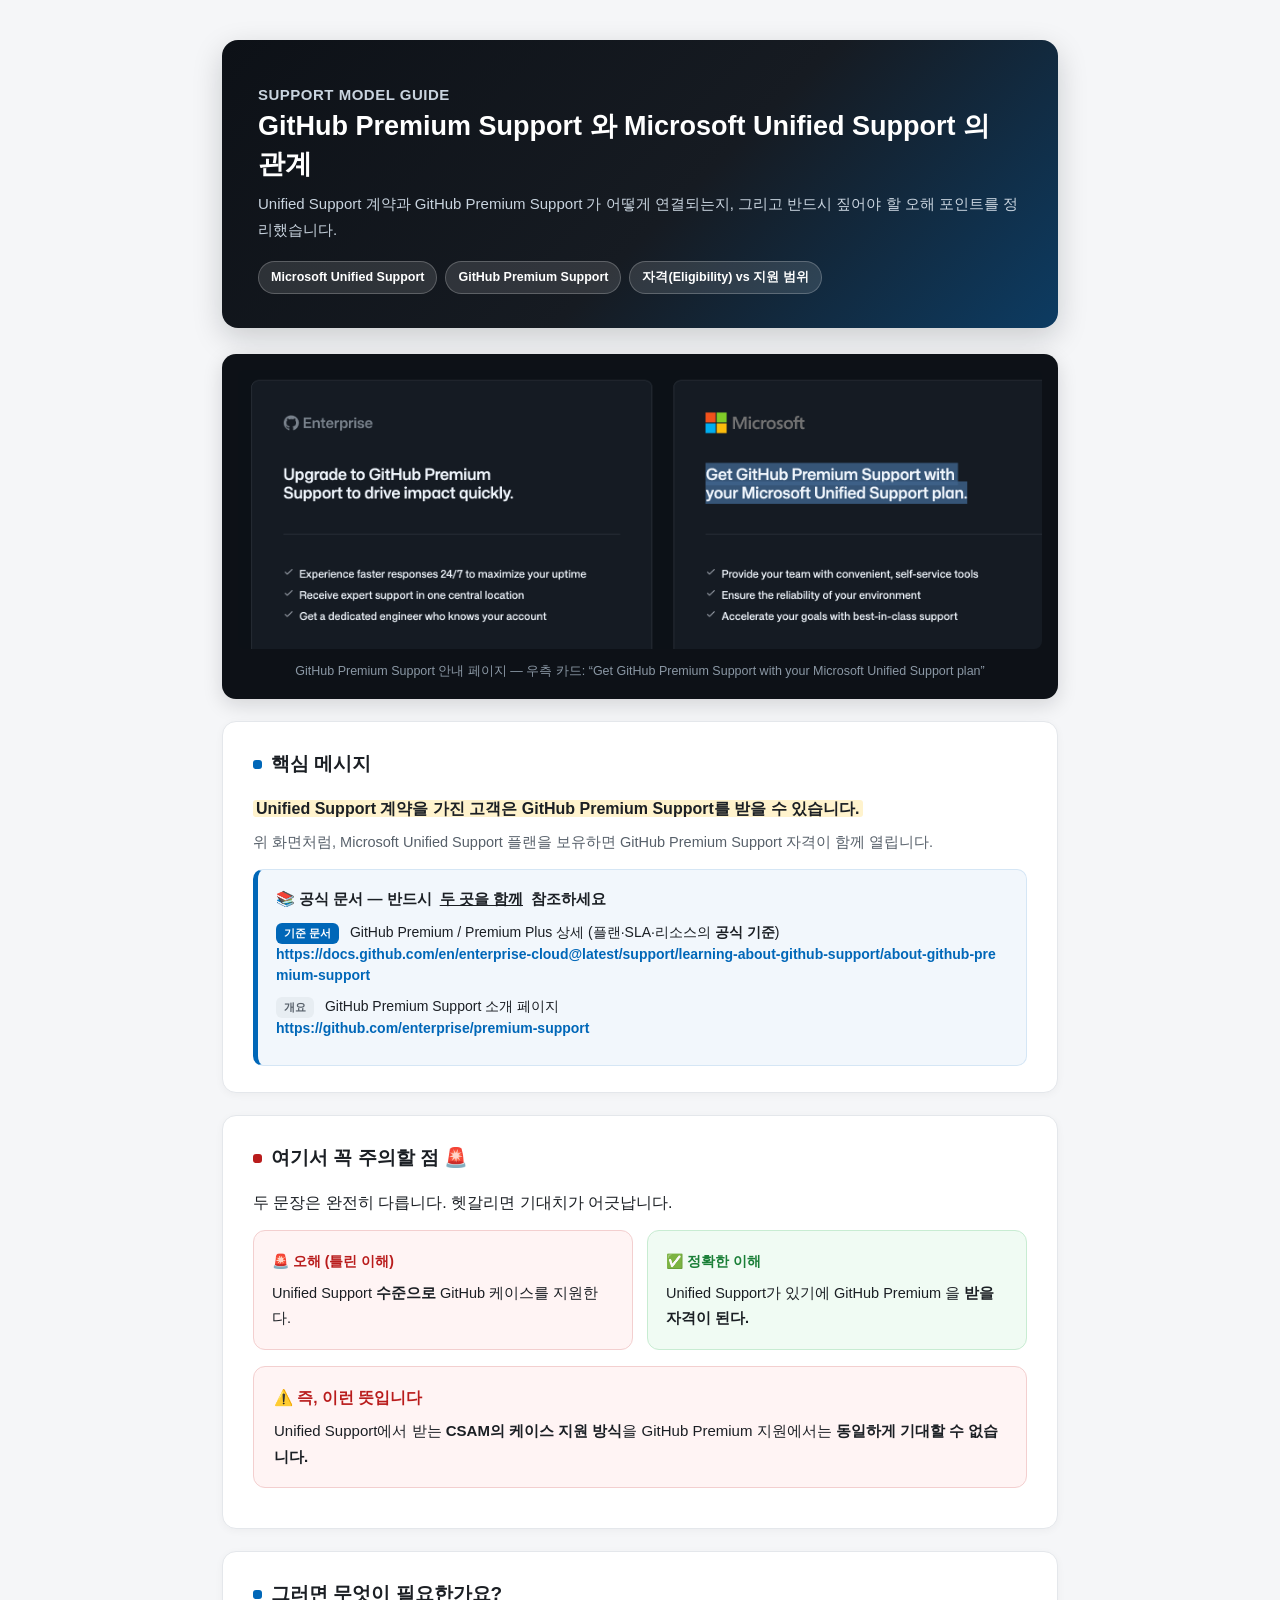
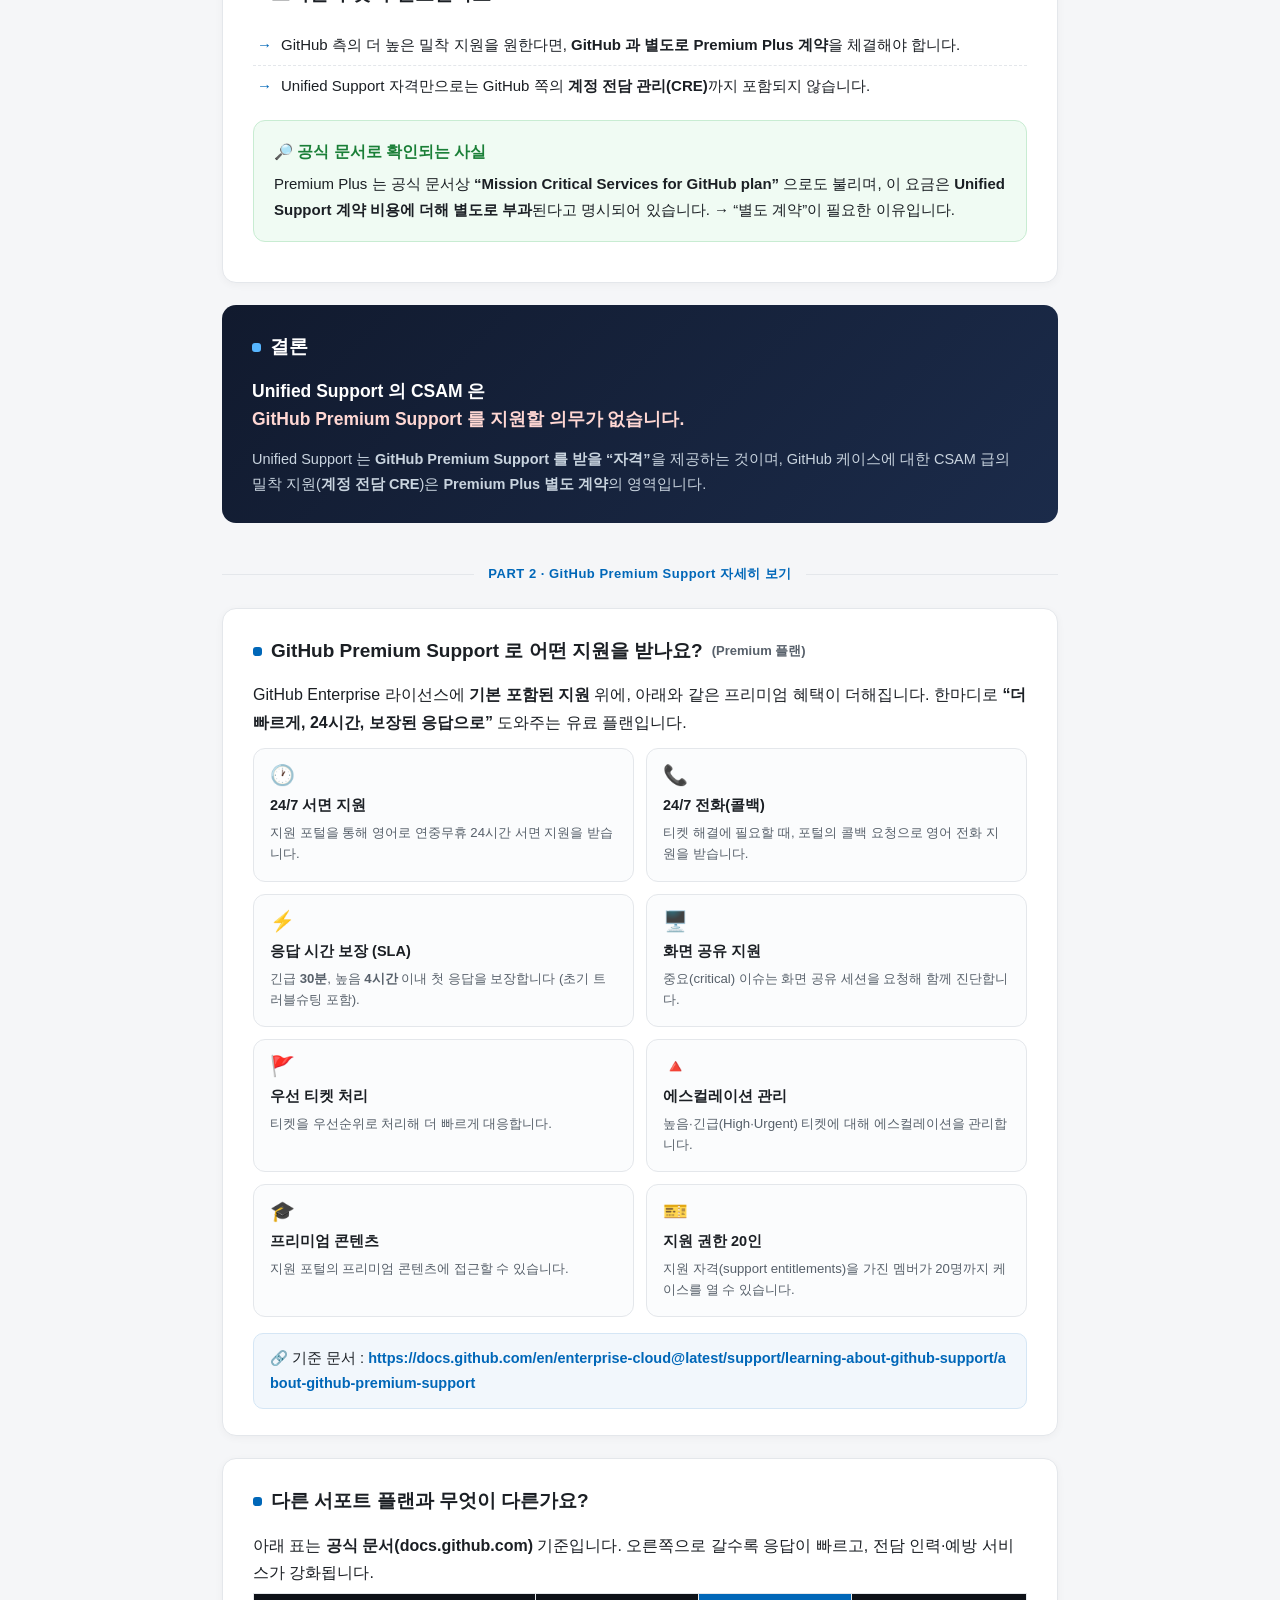
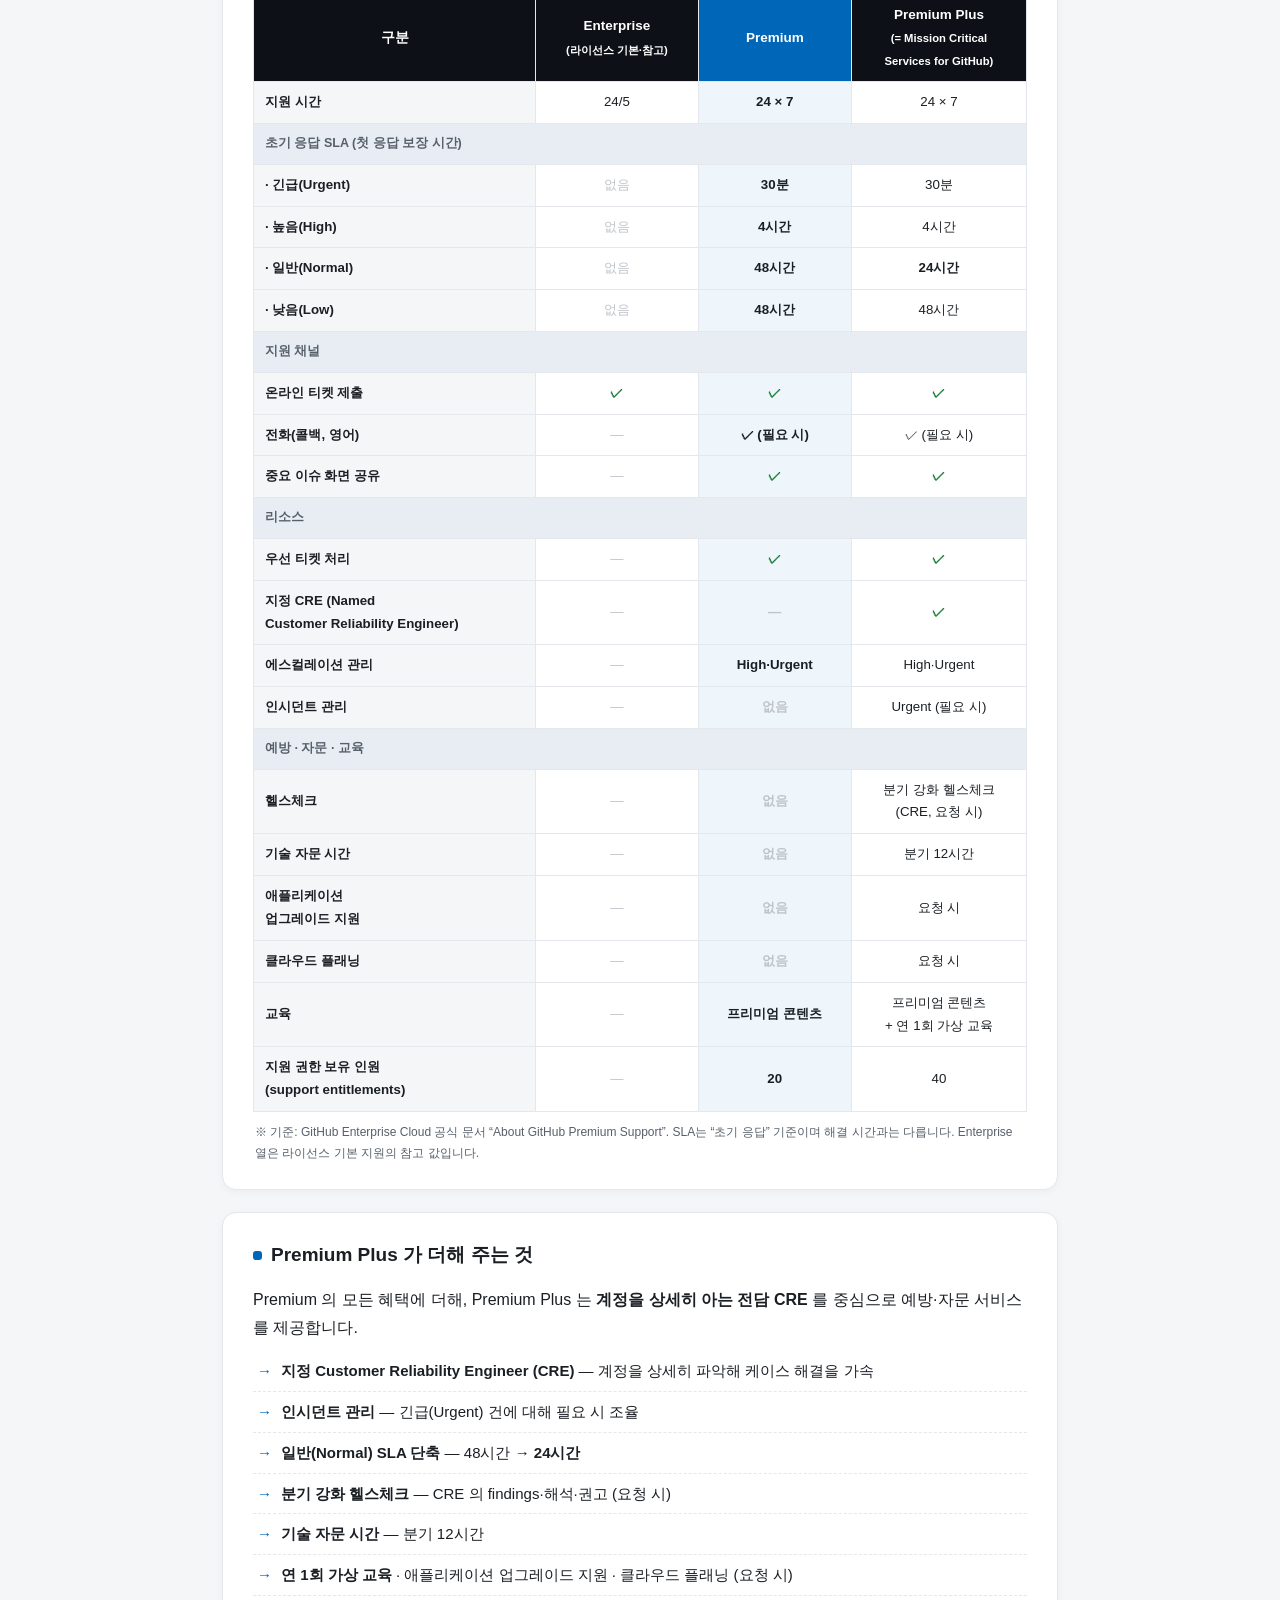
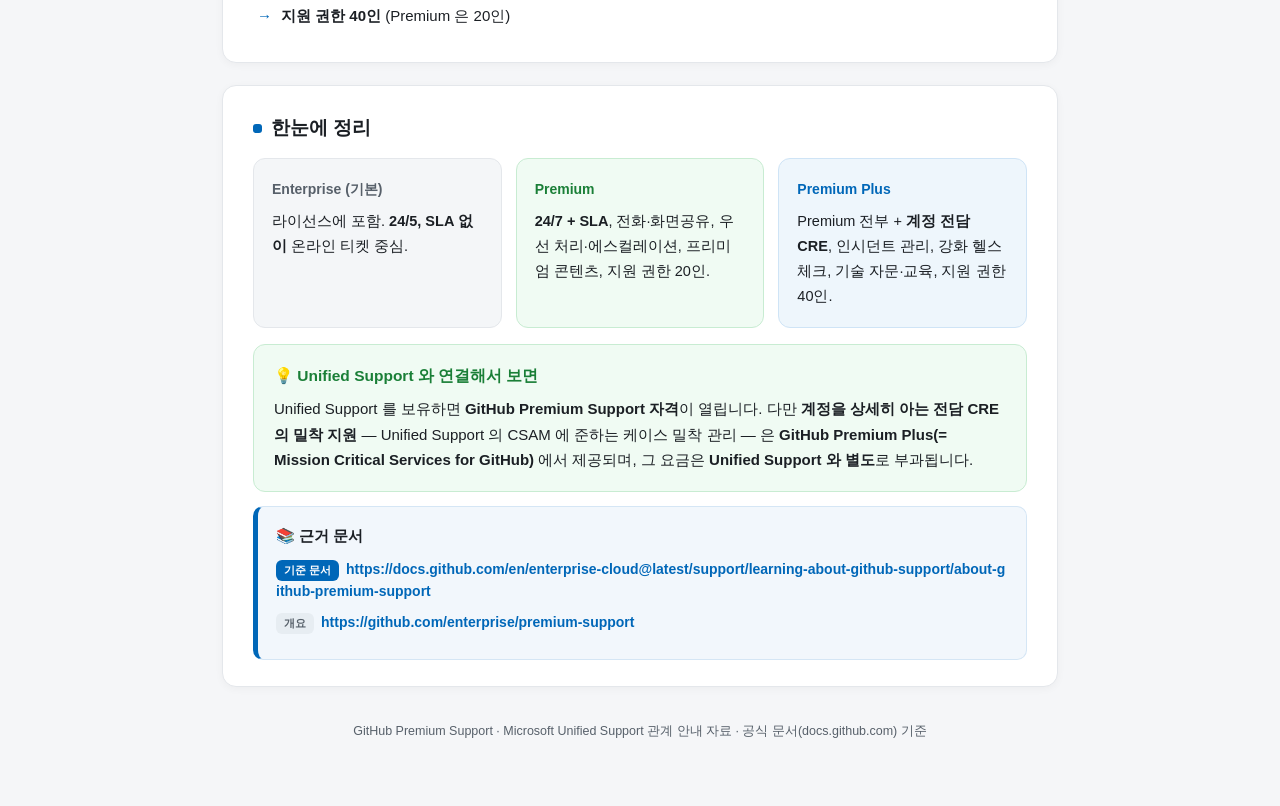
<file: public/GHE/github-premium-support.html>
<!DOCTYPE html>
<html lang="ko">
<head>
<meta charset="UTF-8">
<meta name="viewport" content="width=device-width, initial-scale=1.0">
<title>GitHub Premium Support &amp; Microsoft Unified Support 안내</title>
<style>
  :root {
    --ms-blue: #0067b8;
    --gh-dark: #0d1117;
    --ink: #1b1f24;
    --muted: #57606a;
    --line: #e4e7eb;
    --ok: #1a7f37;
    --warn: #b91c1c;
    --warn-bg: #fff4f4;
    --ok-bg: #f0fbf3;
    --card-bg: #ffffff;
  }
  * { box-sizing: border-box; }
  html, body { margin: 0; padding: 0; }
  body {
    font-family: 'Microsoft GothicNeo', 'Apple SD Gothic Neo', 'Malgun Gothic',
                 '맑은 고딕', 'Segoe UI', sans-serif;
    color: var(--ink);
    background: #f5f6f8;
    line-height: 1.72;
    -webkit-font-smoothing: antialiased;
  }
  .wrap { max-width: 880px; margin: 0 auto; padding: 40px 22px 64px; }

  header.hero {
    background: linear-gradient(135deg, #0d1117 0%, #161b22 55%, #0067b8 160%);
    color: #fff; border-radius: 16px; padding: 34px 36px;
    box-shadow: 0 10px 30px rgba(13,17,23,.18);
  }
  .kicker { font-size: 13px; letter-spacing: .5px; color: #9fd0ff;
            text-transform: uppercase; font-weight: 700; margin: 0 0 8px; }
  header.hero h1 { font-size: 27px; line-height: 1.4; margin: 0 0 6px; font-weight: 800; }
  header.hero p { margin: 8px 0 0; color: #c9d4df; font-size: 15px; }
  .badges { margin-top: 18px; display: flex; gap: 8px; flex-wrap: wrap; }
  .badge { background: rgba(255,255,255,.12); border: 1px solid rgba(255,255,255,.22);
           padding: 5px 12px; border-radius: 999px; font-size: 12.5px; font-weight: 600; }

  .figure { margin: 26px 0 8px; background: #0d1117; border-radius: 14px;
            padding: 16px; box-shadow: 0 6px 20px rgba(13,17,23,.14); }
  .figure img { width: 100%; display: block; border-radius: 8px; }
  .figure figcaption { color: #8b98a5; font-size: 12.5px; text-align: center;
                       margin-top: 12px; }

  section.card { background: var(--card-bg); border: 1px solid var(--line);
                 border-radius: 14px; padding: 26px 30px; margin-top: 22px;
                 box-shadow: 0 2px 8px rgba(27,31,36,.04); }
  h2 { font-size: 19px; margin: 0 0 14px; font-weight: 800; display: flex;
       align-items: center; gap: 9px; }
  h2 .dot { width: 9px; height: 9px; border-radius: 3px; background: var(--ms-blue);
            display: inline-block; }
  p.lead { font-size: 16px; margin: 0 0 6px; }
  a.link { color: var(--ms-blue); font-weight: 700; text-decoration: none;
           word-break: break-all; }
  a.link:hover { text-decoration: underline; }
  .linkbox { background: #f2f7fc; border: 1px solid #d5e6f5; border-radius: 10px;
             padding: 12px 16px; margin-top: 14px; font-size: 14.5px; }

  .callout { border-radius: 12px; padding: 18px 20px; margin: 14px 0; }
  .callout .t { font-weight: 800; margin: 0 0 6px; font-size: 15.5px;
                display: flex; align-items: center; gap: 8px; }
  .callout p { margin: 0; font-size: 15px; }
  .warn { background: var(--warn-bg); border: 1px solid #f3cfcf; }
  .warn .t { color: var(--warn); }
  .ok { background: var(--ok-bg); border: 1px solid #c8ecd2; }
  .ok .t { color: var(--ok); }

  .vs { display: grid; grid-template-columns: 1fr 1fr; gap: 14px; margin-top: 6px; }
  .vs .col { border-radius: 12px; padding: 18px 18px; }
  .vs .no { background: var(--warn-bg); border: 1px solid #f3cfcf; }
  .vs .yes { background: var(--ok-bg); border: 1px solid #c8ecd2; }
  .vs .tag { font-weight: 800; font-size: 14px; margin: 0 0 8px; }
  .vs .no .tag { color: var(--warn); }
  .vs .yes .tag { color: var(--ok); }
  .vs p { margin: 0; font-size: 14.5px; }
  @media (max-width: 620px) { .vs { grid-template-columns: 1fr; } }

  ul.clean { margin: 8px 0 0; padding: 0; list-style: none; }
  ul.clean li { position: relative; padding: 7px 0 7px 28px; font-size: 15px;
                border-bottom: 1px dashed var(--line); }
  ul.clean li:last-child { border-bottom: none; }
  ul.clean li::before { content: "→"; position: absolute; left: 4px; top: 7px;
                        color: var(--ms-blue); font-weight: 800; }

  .conclusion { background: linear-gradient(135deg, #111a2e, #1b2b4a);
                color: #fff; border-radius: 14px; padding: 26px 30px; margin-top: 22px; }
  .conclusion h2 { color: #fff; }
  .conclusion h2 .dot { background: #57b6ff; }
  .conclusion .big { font-size: 17.5px; font-weight: 800; line-height: 1.6;
                     margin: 6px 0 0; }
  .conclusion .big em { color: #ffd7d3; font-style: normal; }

  footer { text-align: center; color: var(--muted); font-size: 12.5px;
           margin-top: 34px; }
  strong.hl { background: #fff3cd; padding: 0 3px; border-radius: 3px; }

  /* ===== 공식 문서 참조 강조 박스 ===== */
  .refbox { background:#f2f7fc; border:1px solid #d5e6f5; border-left:5px solid var(--ms-blue);
            border-radius:10px; padding:16px 18px; margin-top:14px; }
  .refbox .rt { font-weight:800; font-size:15px; margin:0 0 10px; display:flex; align-items:center; gap:8px; }
  .refbox ul { margin:0; padding:0; list-style:none; }
  .refbox li { margin:9px 0; font-size:14px; line-height:1.55; }
  .tagpri { display:inline-block; background:var(--ms-blue); color:#fff; font-size:11px; font-weight:800;
            padding:2px 8px; border-radius:6px; margin-right:7px; }
  .tagov { display:inline-block; background:#e7edf2; color:var(--muted); font-size:11px; font-weight:800;
           padding:2px 8px; border-radius:6px; margin-right:7px; }

  /* ===== 이어지는 새 섹션 전용 스타일 ===== */
  .divider { display: flex; align-items: center; gap: 14px; margin: 40px 0 4px; }
  .divider::before, .divider::after { content: ""; height: 1px; flex: 1; background: var(--line); }
  .divider span { font-size: 13px; font-weight: 800; color: var(--ms-blue);
                  letter-spacing: .5px; }

  .benefits { display: grid; grid-template-columns: repeat(2, 1fr); gap: 12px; margin-top: 6px; }
  .benefit { border: 1px solid var(--line); border-radius: 12px; padding: 16px 16px;
             background: #fbfcfd; }
  .benefit .ic { font-size: 20px; line-height: 1; }
  .benefit h3 { font-size: 14.5px; margin: 8px 0 4px; font-weight: 800; }
  .benefit p { font-size: 13.2px; margin: 0; color: var(--muted); line-height: 1.6; }
  @media (max-width: 620px) { .benefits { grid-template-columns: 1fr; } }

  .tscroll { overflow-x: auto; margin-top: 6px; -webkit-overflow-scrolling: touch; }
  table.cmp { border-collapse: collapse; width: 100%; min-width: 600px; font-size: 13.3px; }
  table.cmp th, table.cmp td { border: 1px solid var(--line); padding: 9px 11px; text-align: center;
                               vertical-align: middle; }
  table.cmp thead th { background: #0d1117; color: #fff; font-weight: 800; font-size: 13.5px; }
  table.cmp thead th.hcol { background: var(--ms-blue); }
  table.cmp tbody th { background: #f4f6f8; text-align: left; font-weight: 700; color: var(--ink);
                       white-space: nowrap; }
  table.cmp td.hcol { background: #eef6fc; font-weight: 700; }
  table.cmp td.no { color: #c0c4c9; }
  table.cmp tbody th.grp { background: #e7edf2; font-size: 12.5px; color: var(--muted); font-weight:800; }
  .yesmark { color: var(--ok); font-weight: 800; }
  .tnote { font-size: 12px; color: var(--muted); margin: 10px 2px 0; }
</style>
</head>
<body>
<div class="wrap">

  <header class="hero">
    <p class="kicker">Support Model Guide</p>
    <h1>GitHub Premium Support 와 Microsoft Unified Support 의 관계</h1>
    <p>Unified Support 계약과 GitHub Premium Support 가 어떻게 연결되는지, 그리고 반드시 짚어야 할 오해 포인트를 정리했습니다.</p>
    <div class="badges">
      <span class="badge">Microsoft Unified Support</span>
      <span class="badge">GitHub Premium Support</span>
      <span class="badge">자격(Eligibility) vs 지원 범위</span>
    </div>
  </header>

  <figure class="figure">
    <img src="[data-uri]" alt="GitHub Premium Support 안내 화면 — GitHub Enterprise 카드와 Microsoft Unified Support 카드">
    <figcaption>GitHub Premium Support 안내 페이지 — 우측 카드: “Get GitHub Premium Support with your Microsoft Unified Support plan”</figcaption>
  </figure>

  <section class="card">
    <h2><span class="dot"></span>핵심 메시지</h2>
    <p class="lead"><strong class="hl">Unified Support 계약을 가진 고객은 GitHub Premium Support를 받을 수 있습니다.</strong></p>
    <p style="color:var(--muted); margin:8px 0 0; font-size:14.5px;">
      위 화면처럼, Microsoft Unified Support 플랜을 보유하면 GitHub Premium Support 자격이 함께 열립니다.</p>

    <div class="refbox">
      <p class="rt">📚 공식 문서 — 반드시 <u>두 곳을 함께</u> 참조하세요</p>
      <ul>
        <li><span class="tagpri">기준 문서</span> GitHub Premium / Premium Plus 상세 (플랜·SLA·리소스의 <b>공식 기준</b>)<br>
          <a class="link" href="https://docs.github.com/en/enterprise-cloud@latest/support/learning-about-github-support/about-github-premium-support">https://docs.github.com/en/enterprise-cloud@latest/support/learning-about-github-support/about-github-premium-support</a></li>
        <li><span class="tagov">개요</span> GitHub Premium Support 소개 페이지<br>
          <a class="link" href="https://github.com/enterprise/premium-support">https://github.com/enterprise/premium-support</a></li>
      </ul>
    </div>
  </section>

  <section class="card">
    <h2><span class="dot" style="background:var(--warn)"></span>여기서 꼭 주의할 점 🚨</h2>
    <p class="lead" style="margin-bottom:14px;">두 문장은 완전히 다릅니다. 헷갈리면 기대치가 어긋납니다.</p>
    <div class="vs">
      <div class="col no">
        <p class="tag">🚨 오해 (틀린 이해)</p>
        <p>Unified Support <b>수준으로</b> GitHub 케이스를 지원한다.</p>
      </div>
      <div class="col yes">
        <p class="tag">✅ 정확한 이해</p>
        <p>Unified Support가 있기에 GitHub Premium 을 <b>받을 자격이 된다.</b></p>
      </div>
    </div>
    <div class="callout warn" style="margin-top:16px;">
      <p class="t">⚠️ 즉, 이런 뜻입니다</p>
      <p>Unified Support에서 받는 <b>CSAM의 케이스 지원 방식</b>을 GitHub Premium 지원에서는 <b>동일하게 기대할 수 없습니다.</b></p>
    </div>
  </section>

  <section class="card">
    <h2><span class="dot"></span>그러면 무엇이 필요한가요?</h2>
    <ul class="clean">
      <li>GitHub 측의 더 높은 밀착 지원을 원한다면, <b>GitHub 과 별도로 Premium Plus 계약</b>을 체결해야 합니다.</li>
      <li>Unified Support 자격만으로는 GitHub 쪽의 <b>계정 전담 관리(CRE)</b>까지 포함되지 않습니다.</li>
    </ul>
    <div class="callout ok" style="margin-top:14px;">
      <p class="t">🔎 공식 문서로 확인되는 사실</p>
      <p>Premium Plus 는 공식 문서상 <b>“Mission Critical Services for GitHub plan”</b> 으로도 불리며,
      이 요금은 <b>Unified Support 계약 비용에 더해 별도로 부과</b>된다고 명시되어 있습니다. → “별도 계약”이 필요한 이유입니다.</p>
    </div>
  </section>

  <section class="conclusion">
    <h2><span class="dot"></span>결론</h2>
    <p class="big">Unified Support 의 CSAM 은<br><em>GitHub Premium Support 를 지원할 의무가 없습니다.</em></p>
    <p style="margin:14px 0 0; color:#c9d4df; font-size:14.5px;">
      Unified Support 는 <b>GitHub Premium Support 를 받을 “자격”</b>을 제공하는 것이며,
      GitHub 케이스에 대한 CSAM 급의 밀착 지원(<b>계정 전담 CRE</b>)은 <b>Premium Plus 별도 계약</b>의 영역입니다.</p>
  </section>

  <!-- ===================== 이어지는 새 섹션 시작 ===================== -->
  <div class="divider"><span>PART 2 · GitHub Premium Support 자세히 보기</span></div>

  <section class="card">
    <h2><span class="dot"></span>GitHub Premium Support 로 어떤 지원을 받나요? <small style="font-weight:600;color:var(--muted);font-size:13px;">(Premium 플랜)</small></h2>
    <p class="lead" style="margin-bottom:12px;">
      GitHub Enterprise 라이선스에 <b>기본 포함된 지원</b> 위에, 아래와 같은 프리미엄 혜택이 더해집니다.
      한마디로 <b>“더 빠르게, 24시간, 보장된 응답으로”</b> 도와주는 유료 플랜입니다.</p>
    <div class="benefits">
      <div class="benefit">
        <div class="ic">🕐</div>
        <h3>24/7 서면 지원</h3>
        <p>지원 포털을 통해 영어로 연중무휴 24시간 서면 지원을 받습니다.</p>
      </div>
      <div class="benefit">
        <div class="ic">📞</div>
        <h3>24/7 전화(콜백)</h3>
        <p>티켓 해결에 필요할 때, 포털의 콜백 요청으로 영어 전화 지원을 받습니다.</p>
      </div>
      <div class="benefit">
        <div class="ic">⚡</div>
        <h3>응답 시간 보장 (SLA)</h3>
        <p>긴급 <b>30분</b>, 높음 <b>4시간</b> 이내 첫 응답을 보장합니다 (초기 트러블슈팅 포함).</p>
      </div>
      <div class="benefit">
        <div class="ic">🖥️</div>
        <h3>화면 공유 지원</h3>
        <p>중요(critical) 이슈는 화면 공유 세션을 요청해 함께 진단합니다.</p>
      </div>
      <div class="benefit">
        <div class="ic">🚩</div>
        <h3>우선 티켓 처리</h3>
        <p>티켓을 우선순위로 처리해 더 빠르게 대응합니다.</p>
      </div>
      <div class="benefit">
        <div class="ic">🔺</div>
        <h3>에스컬레이션 관리</h3>
        <p>높음·긴급(High·Urgent) 티켓에 대해 에스컬레이션을 관리합니다.</p>
      </div>
      <div class="benefit">
        <div class="ic">🎓</div>
        <h3>프리미엄 콘텐츠</h3>
        <p>지원 포털의 프리미엄 콘텐츠에 접근할 수 있습니다.</p>
      </div>
      <div class="benefit">
        <div class="ic">🎫</div>
        <h3>지원 권한 20인</h3>
        <p>지원 자격(support entitlements)을 가진 멤버가 20명까지 케이스를 열 수 있습니다.</p>
      </div>
    </div>
    <div class="linkbox" style="margin-top:16px;">
      🔗 기준 문서 :
      <a class="link" href="https://docs.github.com/en/enterprise-cloud@latest/support/learning-about-github-support/about-github-premium-support">https://docs.github.com/en/enterprise-cloud@latest/support/learning-about-github-support/about-github-premium-support</a>
    </div>
  </section>

  <section class="card">
    <h2><span class="dot"></span>다른 서포트 플랜과 무엇이 다른가요?</h2>
    <p class="lead" style="margin-bottom:6px;">
      아래 표는 <b>공식 문서(docs.github.com)</b> 기준입니다. 오른쪽으로 갈수록 응답이 빠르고, 전담 인력·예방 서비스가 강화됩니다.</p>
    <div class="tscroll">
      <table class="cmp">
        <thead>
          <tr>
            <th>구분</th>
            <th>Enterprise <br><small>(라이선스 기본·참고)</small></th>
            <th class="hcol">Premium</th>
            <th>Premium Plus<br><small>(= Mission Critical<br>Services for GitHub)</small></th>
          </tr>
        </thead>
        <tbody>
          <tr><th>지원 시간</th><td>24/5</td><td class="hcol">24 × 7</td><td>24 × 7</td></tr>
          <tr><th class="grp" colspan="4">초기 응답 SLA (첫 응답 보장 시간)</th></tr>
          <tr><th>· 긴급(Urgent)</th><td class="no">없음</td><td class="hcol">30분</td><td>30분</td></tr>
          <tr><th>· 높음(High)</th><td class="no">없음</td><td class="hcol">4시간</td><td>4시간</td></tr>
          <tr><th>· 일반(Normal)</th><td class="no">없음</td><td class="hcol">48시간</td><td><b>24시간</b></td></tr>
          <tr><th>· 낮음(Low)</th><td class="no">없음</td><td class="hcol">48시간</td><td>48시간</td></tr>
          <tr><th class="grp" colspan="4">지원 채널</th></tr>
          <tr><th>온라인 티켓 제출</th><td><span class="yesmark">✓</span></td><td class="hcol"><span class="yesmark">✓</span></td><td><span class="yesmark">✓</span></td></tr>
          <tr><th>전화(콜백, 영어)</th><td class="no">—</td><td class="hcol">✓ (필요 시)</td><td>✓ (필요 시)</td></tr>
          <tr><th>중요 이슈 화면 공유</th><td class="no">—</td><td class="hcol"><span class="yesmark">✓</span></td><td><span class="yesmark">✓</span></td></tr>
          <tr><th class="grp" colspan="4">리소스</th></tr>
          <tr><th>우선 티켓 처리</th><td class="no">—</td><td class="hcol"><span class="yesmark">✓</span></td><td><span class="yesmark">✓</span></td></tr>
          <tr><th>지정 CRE (Named<br>Customer Reliability Engineer)</th><td class="no">—</td><td class="hcol no">—</td><td><span class="yesmark">✓</span></td></tr>
          <tr><th>에스컬레이션 관리</th><td class="no">—</td><td class="hcol">High·Urgent</td><td>High·Urgent</td></tr>
          <tr><th>인시던트 관리</th><td class="no">—</td><td class="hcol no">없음</td><td>Urgent (필요 시)</td></tr>
          <tr><th class="grp" colspan="4">예방 · 자문 · 교육</th></tr>
          <tr><th>헬스체크</th><td class="no">—</td><td class="hcol no">없음</td><td>분기 강화 헬스체크<br>(CRE, 요청 시)</td></tr>
          <tr><th>기술 자문 시간</th><td class="no">—</td><td class="hcol no">없음</td><td>분기 12시간</td></tr>
          <tr><th>애플리케이션<br>업그레이드 지원</th><td class="no">—</td><td class="hcol no">없음</td><td>요청 시</td></tr>
          <tr><th>클라우드 플래닝</th><td class="no">—</td><td class="hcol no">없음</td><td>요청 시</td></tr>
          <tr><th>교육</th><td class="no">—</td><td class="hcol">프리미엄 콘텐츠</td><td>프리미엄 콘텐츠<br>+ 연 1회 가상 교육</td></tr>
          <tr><th>지원 권한 보유 인원<br>(support entitlements)</th><td class="no">—</td><td class="hcol">20</td><td>40</td></tr>
        </tbody>
      </table>
    </div>
    <p class="tnote">※ 기준: GitHub Enterprise Cloud 공식 문서 “About GitHub Premium Support”. SLA는 “초기 응답” 기준이며 해결 시간과는 다릅니다. Enterprise 열은 라이선스 기본 지원의 참고 값입니다.</p>
  </section>

  <section class="card">
    <h2><span class="dot"></span>Premium Plus 가 더해 주는 것</h2>
    <p class="lead" style="margin-bottom:10px;">Premium 의 모든 혜택에 더해, Premium Plus 는 <b>계정을 상세히 아는 전담 CRE</b> 를 중심으로 예방·자문 서비스를 제공합니다.</p>
    <ul class="clean">
      <li><b>지정 Customer Reliability Engineer (CRE)</b> — 계정을 상세히 파악해 케이스 해결을 가속</li>
      <li><b>인시던트 관리</b> — 긴급(Urgent) 건에 대해 필요 시 조율</li>
      <li><b>일반(Normal) SLA 단축</b> — 48시간 → <b>24시간</b></li>
      <li><b>분기 강화 헬스체크</b> — CRE 의 findings·해석·권고 (요청 시)</li>
      <li><b>기술 자문 시간</b> — 분기 12시간</li>
      <li><b>연 1회 가상 교육</b> · 애플리케이션 업그레이드 지원 · 클라우드 플래닝 (요청 시)</li>
      <li><b>지원 권한 40인</b> (Premium 은 20인)</li>
    </ul>
  </section>

  <section class="card">
    <h2><span class="dot"></span>한눈에 정리</h2>
    <div class="vs" style="grid-template-columns:1fr 1fr 1fr;">
      <div class="col" style="background:#f4f6f8;border:1px solid var(--line);">
        <p class="tag" style="color:var(--muted)">Enterprise (기본)</p>
        <p>라이선스에 포함. <b>24/5, SLA 없이</b> 온라인 티켓 중심.</p>
      </div>
      <div class="col yes">
        <p class="tag">Premium</p>
        <p><b>24/7 + SLA</b>, 전화·화면공유, 우선 처리·에스컬레이션, 프리미엄 콘텐츠, 지원 권한 20인.</p>
      </div>
      <div class="col" style="background:#eef6fc;border:1px solid #cfe4f6;">
        <p class="tag" style="color:var(--ms-blue)">Premium Plus</p>
        <p>Premium 전부 + <b>계정 전담 CRE</b>, 인시던트 관리, 강화 헬스체크, 기술 자문·교육, 지원 권한 40인.</p>
      </div>
    </div>
    <div class="callout ok" style="margin-top:16px;">
      <p class="t">💡 Unified Support 와 연결해서 보면</p>
      <p>Unified Support 를 보유하면 <b>GitHub Premium Support 자격</b>이 열립니다.
      다만 <b>계정을 상세히 아는 전담 CRE 의 밀착 지원</b> — Unified Support 의 CSAM 에 준하는 케이스 밀착 관리 — 은
      <b>GitHub Premium Plus(= Mission Critical Services for GitHub)</b> 에서 제공되며,
      그 요금은 <b>Unified Support 와 별도</b>로 부과됩니다.</p>
    </div>
    <div class="refbox" style="margin-top:14px;">
      <p class="rt">📚 근거 문서</p>
      <ul>
        <li><span class="tagpri">기준 문서</span><a class="link" href="https://docs.github.com/en/enterprise-cloud@latest/support/learning-about-github-support/about-github-premium-support">https://docs.github.com/en/enterprise-cloud@latest/support/learning-about-github-support/about-github-premium-support</a></li>
        <li><span class="tagov">개요</span><a class="link" href="https://github.com/enterprise/premium-support">https://github.com/enterprise/premium-support</a></li>
      </ul>
    </div>
  </section>
  <!-- ===================== 이어지는 새 섹션 끝 ===================== -->

  <footer>
    GitHub Premium Support · Microsoft Unified Support 관계 안내 자료 · 공식 문서(docs.github.com) 기준
  </footer>

</div>
</body>
</html>
</file>
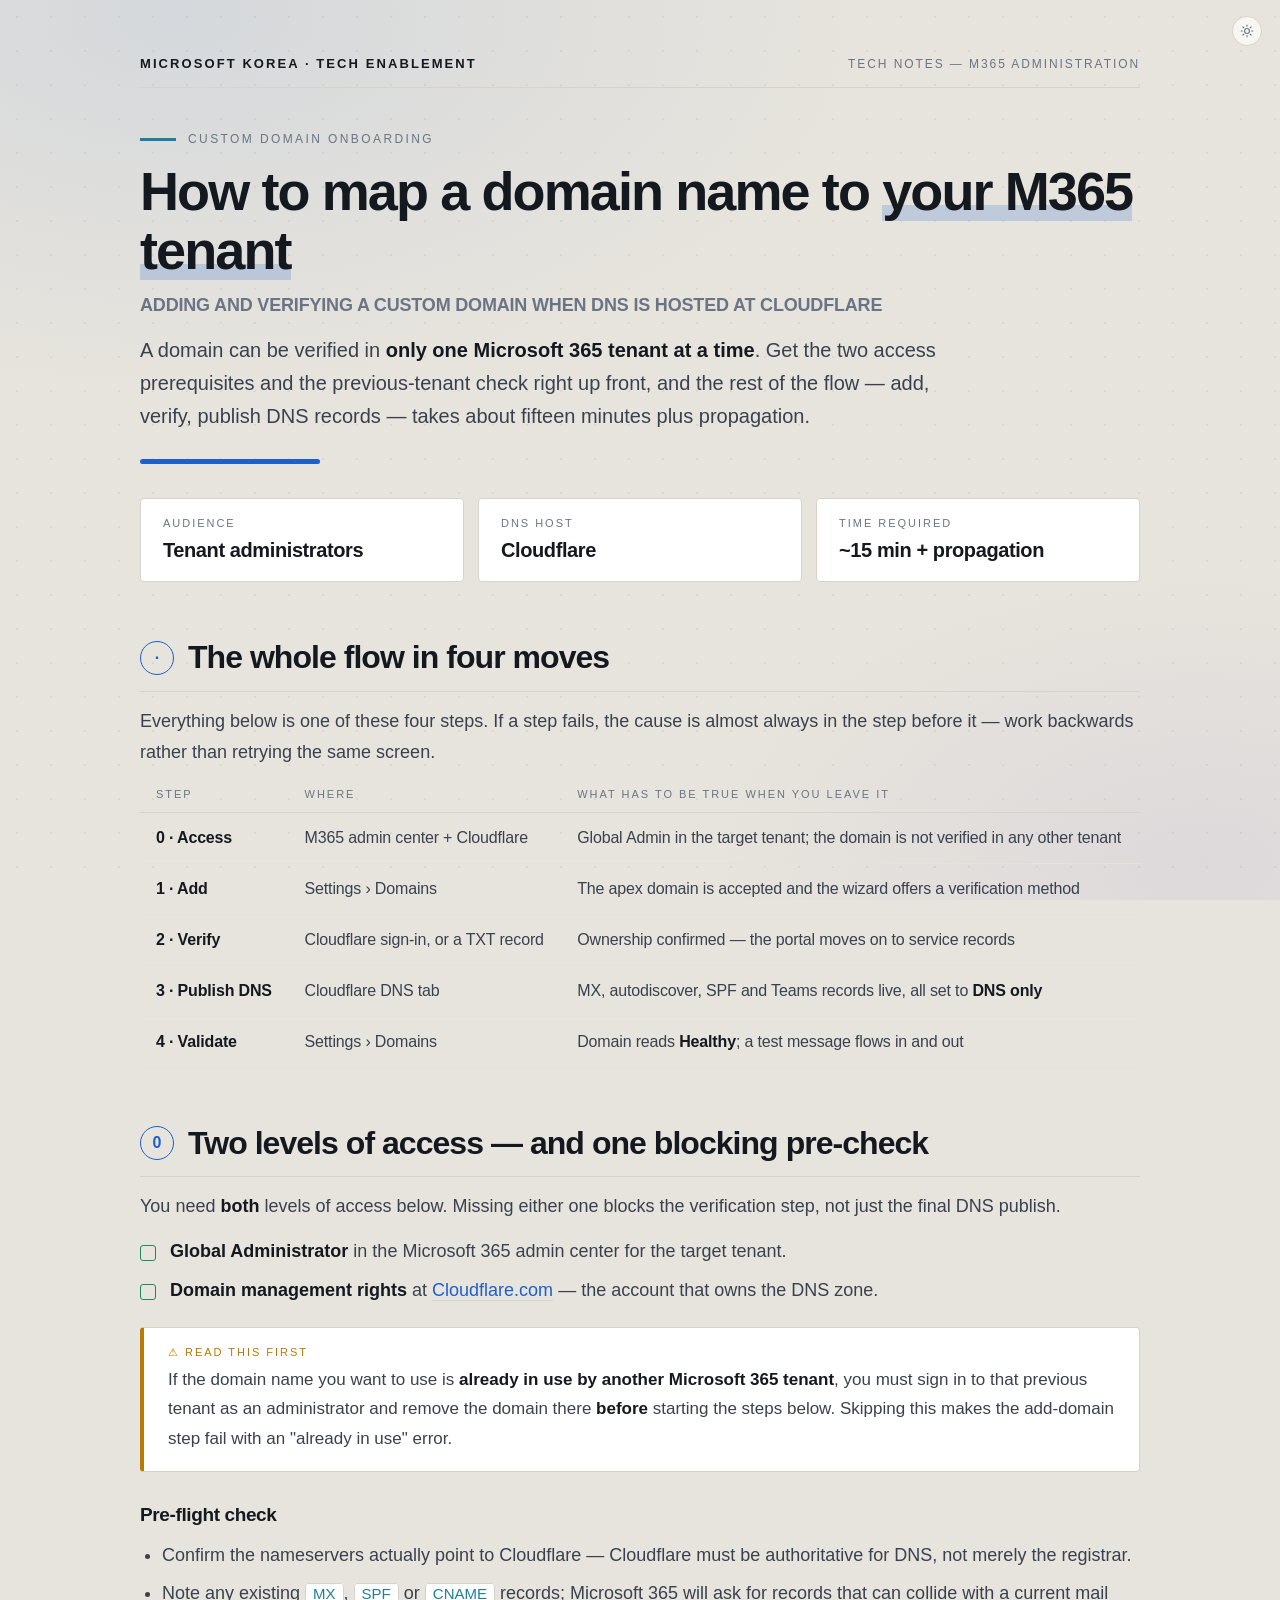
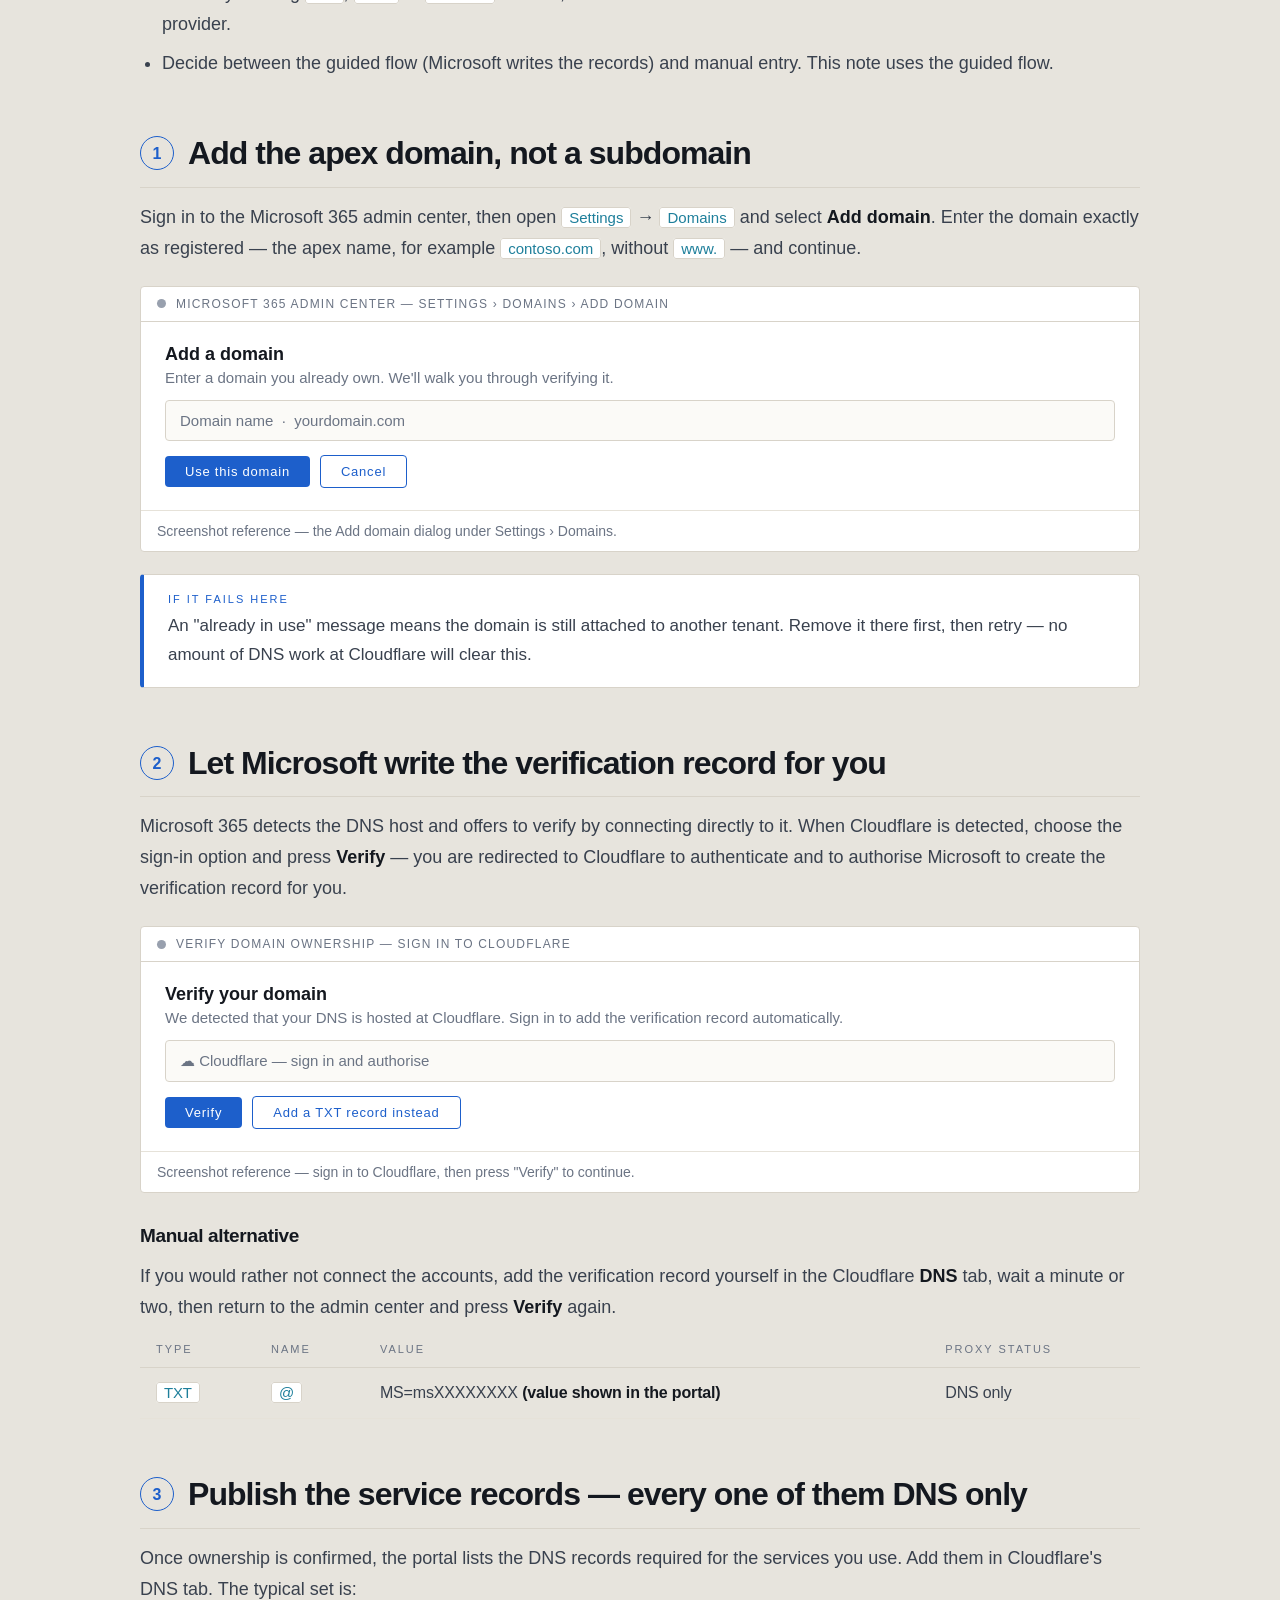
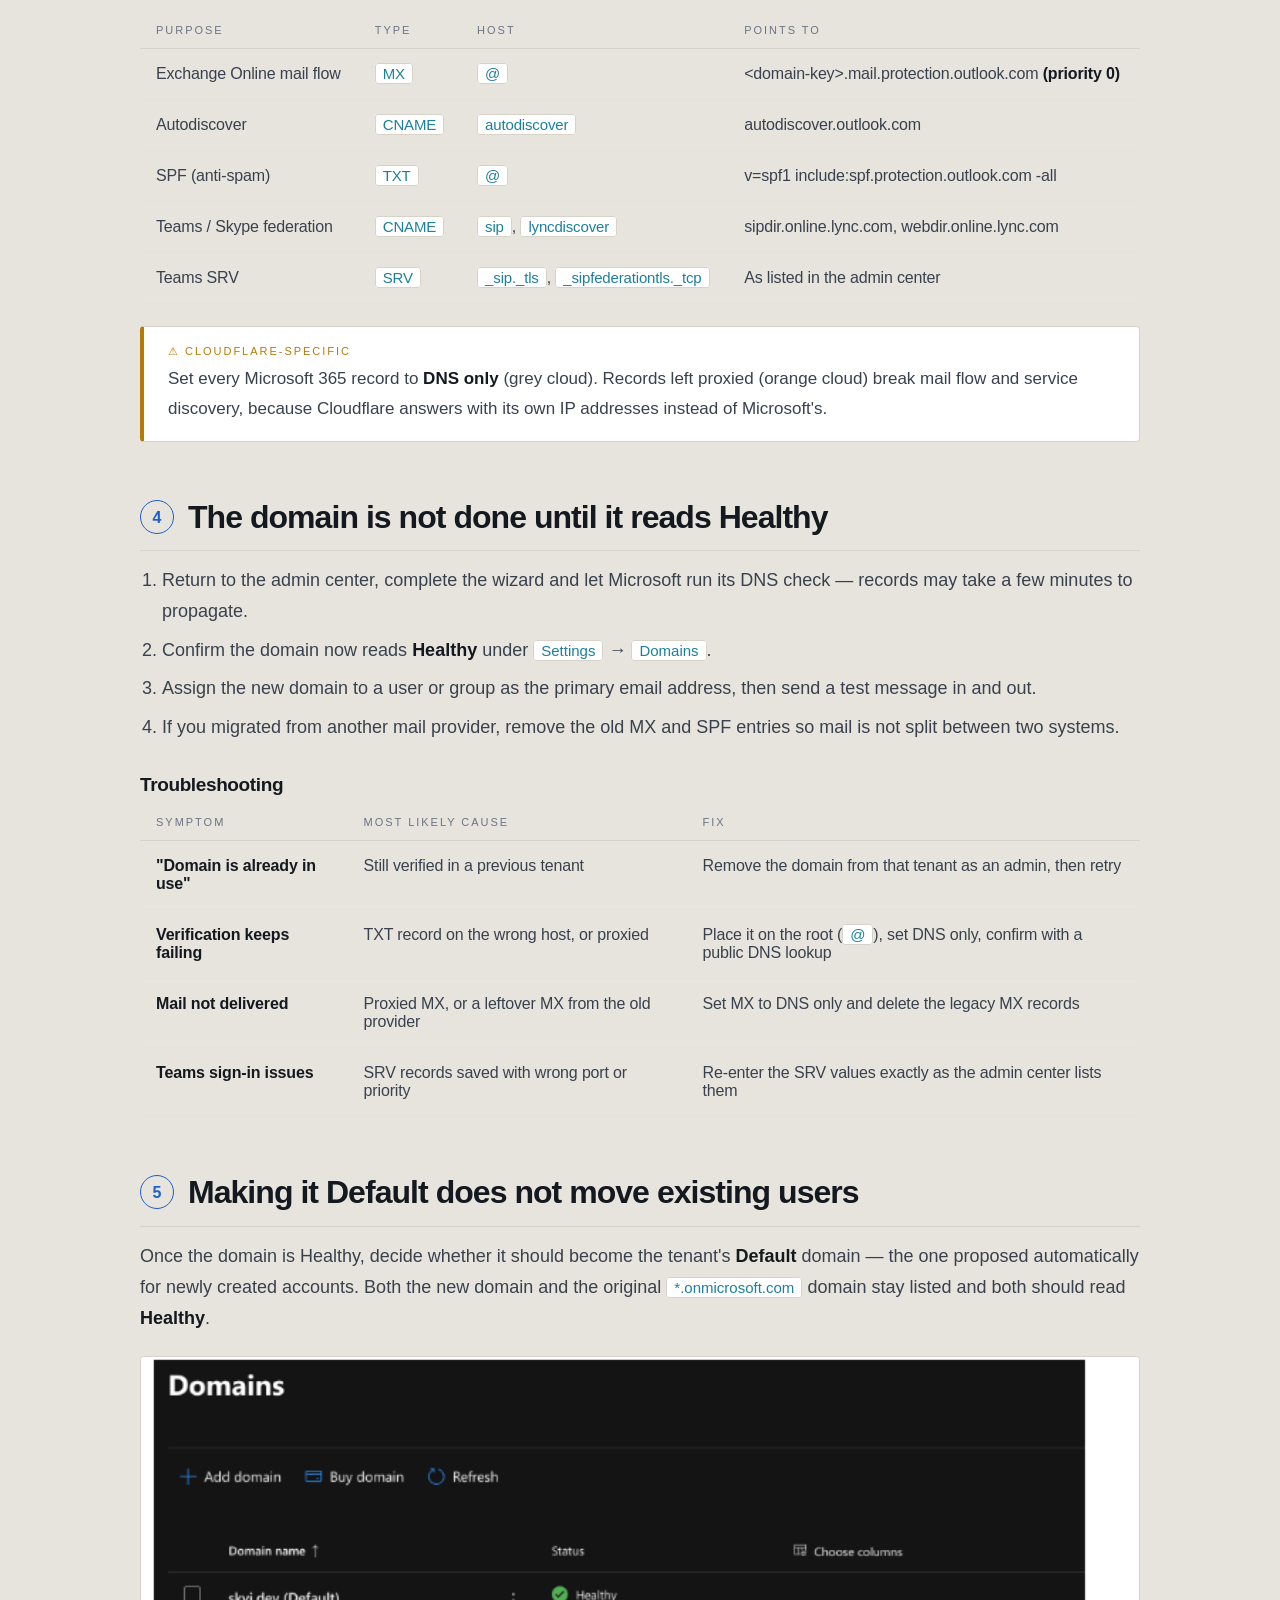
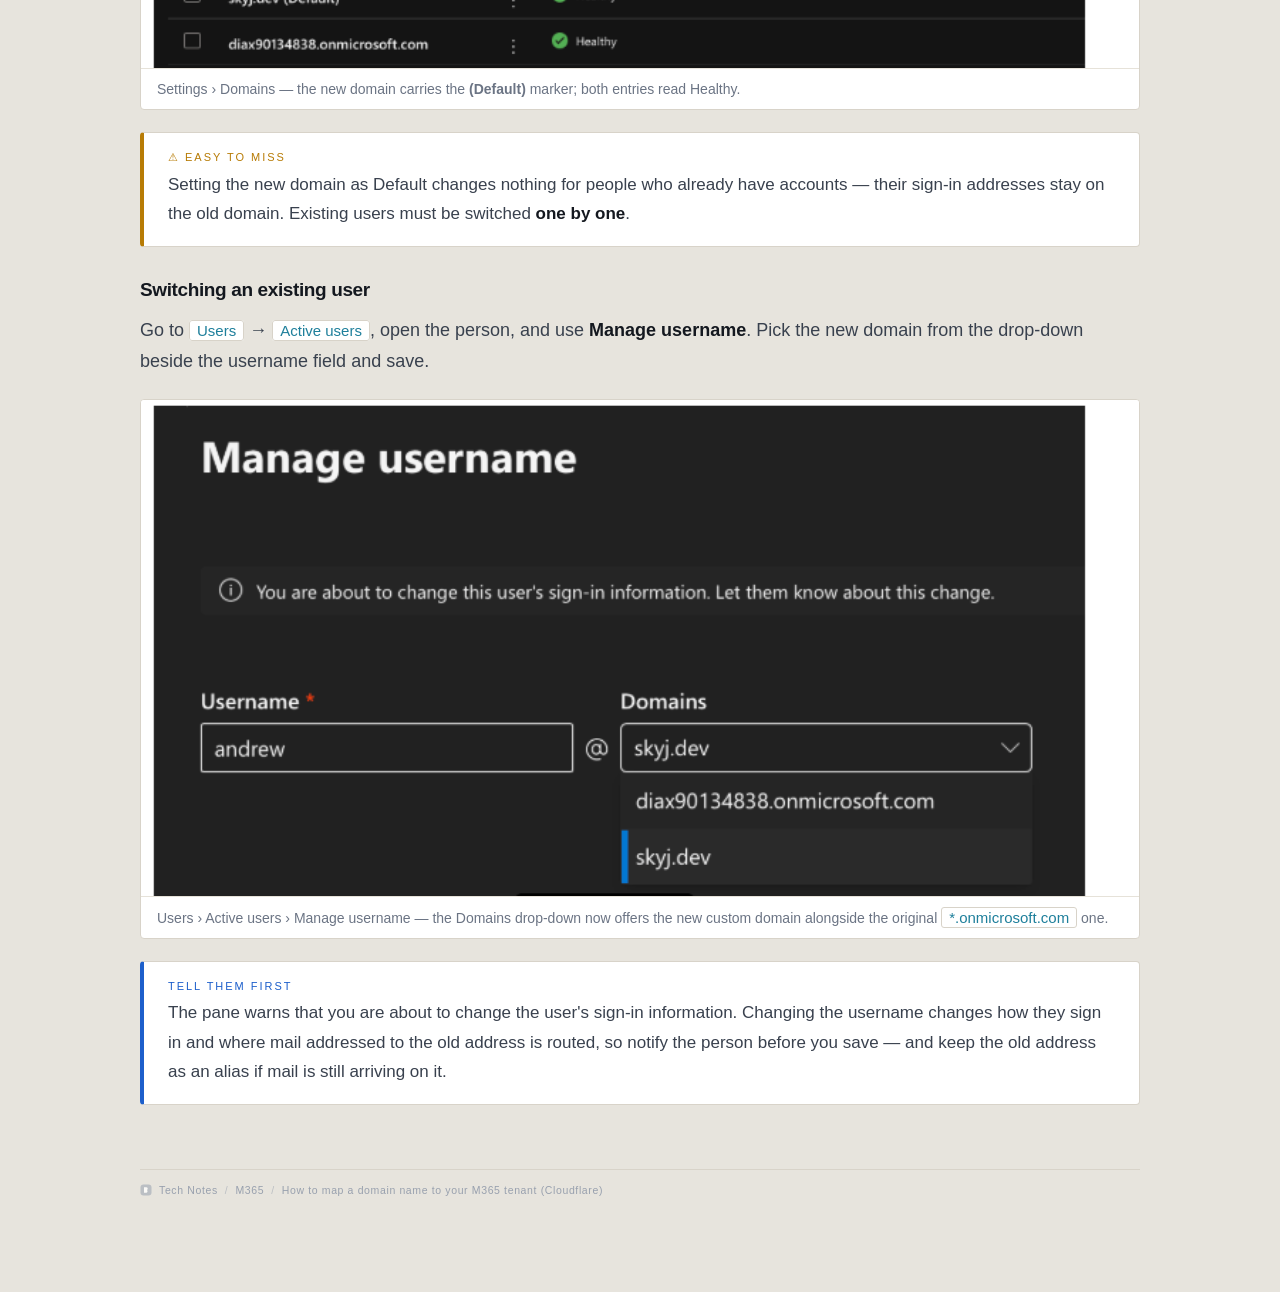
<file: public/MyTest/how-to-map-a-domain-name-to-your-m365-tenant-cloudflare.html>
<!DOCTYPE html>
<html lang="en" data-theme="dark">
<head>
<meta charset="UTF-8">
<meta name="viewport" content="width=device-width, initial-scale=1.0">
<title>How to map a domain name to your M365 tenant (Cloudflare)</title>
<style>
/* ===========================================================
   1. THEME TOKENS — DARK (default) + BRIGHT
   =========================================================== */
:root{
  --page-bg:#05070A;
  --doc-bg:#0E1116;
  --panel:#161C25;
  --line:#242C39;
  --line-soft:#1C232E;

  --fg:#F1ECE3;
  --fg-2:#C6CDD8;
  --mut:#8B95A6;
  --dim:#5F6879;

  --A:#F2B138;
  --B:#7BD3E8;
  --C:#4C8DF0;
  --D:#46C08D;

  --wash-1:rgba(76,169,240,.13);
  --wash-2:rgba(169,139,240,.09);
  --dots:rgba(255,255,255,.05);
  --mark:rgba(76,169,240,.32);

  /* MANDATORY FONT — Microsoft GothicNeo everywhere */
  --ko:'Microsoft GothicNeo','MS Gothic Neo','Apple SD Gothic Neo','Malgun Gothic',sans-serif;
  --la:'Microsoft GothicNeo','MS Gothic Neo','Apple SD Gothic Neo','Segoe UI',sans-serif;
  --mo:'Microsoft GothicNeo','MS Gothic Neo','Apple SD Gothic Neo','Segoe UI',sans-serif;
  --ease:cubic-bezier(.2,.7,.2,1);
}
html[data-theme="light"]{
  --page-bg:#E7E4DD;
  --doc-bg:#FBFAF7;
  --panel:#FFFFFF;
  --line:#D8D3C9;
  --line-soft:#E6E2D9;

  --fg:#14181F;
  --fg-2:#39414E;
  --mut:#6B7484;
  --dim:#98A0AE;

  --A:#B77B05;
  --B:#1E7F9B;
  --C:#1D5FCB;
  --D:#1C8A5D;

  --wash-1:rgba(29,95,203,.09);
  --wash-2:rgba(91,69,196,.07);
  --dots:rgba(0,0,0,.05);
  --mark:rgba(29,95,203,.20);
}

*{margin:0;padding:0;box-sizing:border-box;}
html,body{background:var(--page-bg);}
body{
  min-height:100%;
  font-family:var(--ko);
  color:var(--fg-2);
  -webkit-font-smoothing:antialiased;
  background:
    radial-gradient(1100px 600px at 14% 2%,var(--wash-1),transparent 62%),
    radial-gradient(820px 480px at 94% 96%,var(--wash-2),transparent 60%),
    radial-gradient(circle,var(--dots) 1px,transparent 1px) 0 0/34px 34px,
    var(--page-bg);
  background-attachment:fixed;
  transition:background-color .35s var(--ease),color .35s var(--ease);
}
img,svg{max-width:100%;}

/* ===========================================================
   2. DOCUMENT FRAME
   =========================================================== */
.doc{max-width:1080px;margin:0 auto;padding:56px 40px 96px;}

.chrome{display:flex;justify-content:space-between;align-items:center;gap:24px;
  padding-bottom:16px;border-bottom:1px solid var(--line);}
.chrome b{font-family:var(--mo);font-weight:700;font-size:13px;letter-spacing:.16em;
  text-transform:uppercase;color:var(--fg);}
.chrome i{font-style:normal;font-family:var(--mo);font-size:12px;letter-spacing:.16em;
  text-transform:uppercase;color:var(--mut);text-align:right;}

.kick{display:flex;align-items:center;gap:12px;font-family:var(--mo);font-size:12px;
  letter-spacing:.2em;text-transform:uppercase;color:var(--mut);margin-top:44px;}
.kick s{width:36px;height:3px;background:var(--B);display:inline-block;text-decoration:none;}

h1{font-family:var(--ko);font-weight:700;font-size:54px;line-height:1.1;
  letter-spacing:-.035em;color:var(--fg);margin-top:16px;}
h1 u{text-decoration:none;background:linear-gradient(transparent 74%,var(--mark) 74%);}
.en{font-family:var(--la);font-weight:800;font-size:18px;letter-spacing:-.01em;color:var(--mut);
  text-transform:uppercase;margin-top:14px;}
.lede{font-family:var(--ko);font-weight:300;font-size:20px;line-height:1.66;color:var(--fg-2);
  margin-top:18px;max-width:820px;}
.lede b{font-weight:600;color:var(--fg);}
.spine{height:5px;border-radius:3px;margin-top:26px;background:var(--C);width:180px;}

.board{display:grid;grid-template-columns:repeat(3,1fr);gap:14px;margin-top:34px;}
.cell{background:var(--panel);border:1px solid var(--line);border-radius:4px;padding:18px 22px;}
.label{font-family:var(--mo);font-size:11px;letter-spacing:.18em;text-transform:uppercase;color:var(--mut);}
.cell .v{font-family:var(--ko);font-weight:700;font-size:20px;line-height:1.3;color:var(--fg);
  margin-top:8px;letter-spacing:-.02em;}

/* ===========================================================
   3. SECTIONS
   =========================================================== */
section{margin-top:56px;}
h2{font-family:var(--ko);font-weight:700;font-size:32px;line-height:1.2;letter-spacing:-.03em;
  color:var(--fg);display:flex;align-items:center;gap:14px;
  padding-bottom:14px;border-bottom:1px solid var(--line);}
h2 .num{flex:none;width:34px;height:34px;border-radius:50%;border:1.5px solid var(--C);color:var(--C);
  font-family:var(--la);font-weight:800;font-size:16px;
  display:inline-flex;align-items:center;justify-content:center;letter-spacing:0;}
h3{font-family:var(--ko);font-weight:600;font-size:19px;letter-spacing:-.02em;color:var(--fg);
  margin:32px 0 10px;}
p{font-family:var(--ko);font-weight:300;font-size:18px;line-height:1.72;color:var(--fg-2);margin-top:14px;}
p b,li b,td b{font-weight:600;color:var(--fg);}
ul,ol{margin:14px 0 0 22px;}
li{font-family:var(--ko);font-weight:300;font-size:18px;line-height:1.7;color:var(--fg-2);margin:8px 0;}
a{color:var(--C);text-decoration:none;border-bottom:1px solid var(--line);}
a:hover{border-bottom-color:var(--C);}
code{font-family:var(--mo);font-size:15px;background:var(--panel);border:1px solid var(--line);
  border-radius:3px;padding:1px 7px;color:var(--B);white-space:nowrap;}

.checklist{list-style:none;margin-left:0;}
.checklist li{position:relative;padding-left:30px;}
.checklist li:before{content:"";position:absolute;left:0;top:9px;width:14px;height:14px;
  border:1.5px solid var(--D);border-radius:3px;}

/* ===========================================================
   4. CALLOUTS
   =========================================================== */
.note{background:var(--panel);border:1px solid var(--line);border-left:4px solid var(--C);
  border-radius:4px;padding:18px 24px;margin-top:22px;}
.note.warn{border-left-color:var(--A);}
.note .label{margin-bottom:6px;color:var(--C);}
.note.warn .label{color:var(--A);}
.note p{margin-top:4px;font-size:17px;}

/* ===========================================================
   5. TABLES
   =========================================================== */
.tblwrap{margin-top:20px;overflow-x:auto;}
table{width:100%;border-collapse:collapse;}
th{font-family:var(--mo);font-size:11px;letter-spacing:.18em;text-transform:uppercase;color:var(--mut);
  text-align:left;padding:0 16px 12px;border-bottom:1px solid var(--line);font-weight:400;white-space:nowrap;}
td{font-family:var(--ko);font-weight:400;font-size:16px;color:var(--fg-2);padding:16px;
  border-bottom:1px solid var(--line-soft);vertical-align:top;letter-spacing:-.01em;}

/* ===========================================================
   6. FIGURES — screenshot frames
   =========================================================== */
figure.fig{margin-top:22px;background:var(--panel);border:1px solid var(--line);
  border-radius:4px;overflow:hidden;}
.fig img{display:block;width:100%;height:auto;}
.fig .bar{display:flex;align-items:center;gap:10px;padding:10px 16px;
  border-bottom:1px solid var(--line);font-family:var(--mo);font-size:12px;
  letter-spacing:.1em;text-transform:uppercase;color:var(--mut);}
.fig .bar s{width:9px;height:9px;border-radius:50%;background:var(--dim);display:inline-block;
  text-decoration:none;flex:none;}
.fig .body{padding:22px 24px;}
.fig .body .t{font-family:var(--ko);font-weight:600;font-size:18px;color:var(--fg);}
.fig .body .s{font-family:var(--ko);font-weight:300;font-size:15px;color:var(--mut);
  text-decoration:none;display:block;margin-top:4px;}
.fig .field{border:1px solid var(--line);border-radius:4px;padding:11px 14px;margin-top:14px;
  font-family:var(--ko);font-size:15px;color:var(--mut);background:var(--doc-bg);}
.fig .btn{display:inline-block;margin-top:14px;padding:8px 20px;border-radius:4px;
  font-family:var(--mo);font-size:13px;letter-spacing:.06em;background:var(--C);color:#fff;}
.fig .btn.ghost{background:transparent;border:1px solid var(--C);color:var(--C);margin-left:10px;}
figcaption{padding:12px 16px;border-top:1px solid var(--line-soft);
  font-family:var(--ko);font-weight:300;font-size:14px;color:var(--mut);}

/* ===========================================================
   7. FOOTER BREADCRUMB — very small type
   =========================================================== */
.foot{margin-top:64px;padding-top:14px;border-top:1px solid var(--line);
  display:flex;align-items:center;gap:7px;flex-wrap:wrap;
  font-family:var(--mo);font-size:10.5px;letter-spacing:.06em;color:var(--dim);}
.foot svg{flex:none;width:12px;height:12px;}
.foot .sep{opacity:.55;}

/* ===========================================================
   8. THEME TOGGLE — top-right, 30px, dark / bright
   =========================================================== */
.theme-toggle{position:fixed;top:16px;right:18px;z-index:1001;width:30px;height:30px;
  display:flex;align-items:center;justify-content:center;cursor:pointer;
  background:color-mix(in srgb,var(--doc-bg) 82%,transparent);
  border:1px solid var(--line);border-radius:999px;color:var(--mut);
  backdrop-filter:blur(8px);transition:color .25s ease,border-color .25s ease,
  background-color .35s var(--ease);}
.theme-toggle:hover{color:var(--fg);border-color:var(--fg-2);}
.theme-toggle svg{width:14px;height:14px;fill:none;stroke:currentColor;stroke-width:1.9;
  stroke-linecap:round;stroke-linejoin:round;}
.theme-toggle .i-sun{display:none;}
html[data-theme="light"] .theme-toggle .i-sun{display:block;}
html[data-theme="light"] .theme-toggle .i-moon{display:none;}

/* ===========================================================
   9. PRINT — always bright, no chrome
   =========================================================== */
@media print{
  @page{margin:14mm;}
  html,html[data-theme="dark"],html[data-theme="light"]{
    --page-bg:#FFFFFF;--doc-bg:#FFFFFF;--panel:#FFFFFF;
    --line:#C9C4BA;--line-soft:#E3DFD6;
    --fg:#14181F;--fg-2:#39414E;--mut:#5F6874;--dim:#8C93A0;
    --A:#8F5E05;--B:#146276;--C:#174FAB;--D:#136746;
    --wash-1:transparent;--wash-2:transparent;--dots:transparent;
    --mark:rgba(23,79,171,.18);}
  *{-webkit-print-color-adjust:exact!important;print-color-adjust:exact!important;}
  body{background:#fff;}
  .theme-toggle{display:none!important;}
  section,figure.fig,.note{break-inside:avoid;}
}
@media (max-width:760px){
  .doc{padding:40px 20px 72px;}
  h1{font-size:36px;}
  h2{font-size:25px;}
  .board{grid-template-columns:1fr;}
}
</style>
</head>
<body>

<!-- top-right dark / bright mode toggle -->
<button class="theme-toggle" id="themeToggle" aria-label="Toggle dark / bright mode" title="Dark / Bright (T)">
  <svg class="i-moon" viewBox="0 0 24 24"><path d="M21 12.8A9 9 0 1 1 11.2 3a7 7 0 0 0 9.8 9.8z"/></svg>
  <svg class="i-sun" viewBox="0 0 24 24"><circle cx="12" cy="12" r="4.2"/>
    <path d="M12 2v2M12 20v2M2 12h2M20 12h2M4.9 4.9l1.5 1.5M17.6 17.6l1.5 1.5M19.1 4.9l-1.5 1.5M6.4 17.6l-1.5 1.5"/></svg>
</button>

<div class="doc">

  <div class="chrome">
    <b>Microsoft Korea · Tech Enablement</b>
    <i>Tech Notes — M365 Administration</i>
  </div>

  <div class="kick"><s></s>Custom domain onboarding</div>
  <h1>How to map a domain name to <u>your M365 tenant</u></h1>
  <div class="en">Adding and verifying a custom domain when DNS is hosted at Cloudflare</div>
  <p class="lede">A domain can be verified in <b>only one Microsoft 365 tenant at a time</b>. Get the two access
  prerequisites and the previous-tenant check right up front, and the rest of the flow — add, verify, publish
  DNS records — takes about fifteen minutes plus propagation.</p>
  <div class="spine"></div>

  <div class="board">
    <div class="cell"><div class="label">Audience</div><div class="v">Tenant administrators</div></div>
    <div class="cell"><div class="label">DNS host</div><div class="v">Cloudflare</div></div>
    <div class="cell"><div class="label">Time required</div><div class="v">~15 min + propagation</div></div>
  </div>

  <section>
    <h2><span class="num">·</span>The whole flow in four moves</h2>
    <p>Everything below is one of these four steps. If a step fails, the cause is almost always in the step
    before it — work backwards rather than retrying the same screen.</p>
    <div class="tblwrap">
      <table>
        <tr><th>Step</th><th>Where</th><th>What has to be true when you leave it</th></tr>
        <tr><td><b>0 · Access</b></td><td>M365 admin center + Cloudflare</td><td>Global Admin in the target tenant; the domain is not verified in any other tenant</td></tr>
        <tr><td><b>1 · Add</b></td><td>Settings › Domains</td><td>The apex domain is accepted and the wizard offers a verification method</td></tr>
        <tr><td><b>2 · Verify</b></td><td>Cloudflare sign-in, or a TXT record</td><td>Ownership confirmed — the portal moves on to service records</td></tr>
        <tr><td><b>3 · Publish DNS</b></td><td>Cloudflare DNS tab</td><td>MX, autodiscover, SPF and Teams records live, all set to <b>DNS only</b></td></tr>
        <tr><td><b>4 · Validate</b></td><td>Settings › Domains</td><td>Domain reads <b>Healthy</b>; a test message flows in and out</td></tr>
      </table>
    </div>
  </section>

  <section>
    <h2><span class="num">0</span>Two levels of access — and one blocking pre-check</h2>
    <p>You need <b>both</b> levels of access below. Missing either one blocks the verification step, not just
    the final DNS publish.</p>
    <ul class="checklist">
      <li><b>Global Administrator</b> in the Microsoft 365 admin center for the target tenant.</li>
      <li><b>Domain management rights</b> at <a href="https://cloudflare.com">Cloudflare.com</a> — the account that owns the DNS zone.</li>
    </ul>

    <div class="note warn">
      <div class="label">⚠ Read this first</div>
      <p>If the domain name you want to use is <b>already in use by another Microsoft 365 tenant</b>, you must
      sign in to that previous tenant as an administrator and remove the domain there <b>before</b> starting the
      steps below. Skipping this makes the add-domain step fail with an "already in use" error.</p>
    </div>

    <h3>Pre-flight check</h3>
    <ul>
      <li>Confirm the nameservers actually point to Cloudflare — Cloudflare must be authoritative for DNS, not merely the registrar.</li>
      <li>Note any existing <code>MX</code>, <code>SPF</code> or <code>CNAME</code> records; Microsoft 365 will ask for records that can collide with a current mail provider.</li>
      <li>Decide between the guided flow (Microsoft writes the records) and manual entry. This note uses the guided flow.</li>
    </ul>
  </section>

  <section>
    <h2><span class="num">1</span>Add the apex domain, not a subdomain</h2>
    <p>Sign in to the Microsoft 365 admin center, then open <code>Settings</code> → <code>Domains</code> and select
    <b>Add domain</b>. Enter the domain exactly as registered — the apex name, for example <code>contoso.com</code>,
    without <code>www.</code> — and continue.</p>

    <figure class="fig">
      <div class="bar"><s></s>Microsoft 365 admin center — Settings › Domains › Add domain</div>
      <div class="body">
        <div class="t">Add a domain</div>
        <s class="s">Enter a domain you already own. We'll walk you through verifying it.</s>
        <div class="field">Domain name &nbsp;·&nbsp; yourdomain.com</div>
        <span class="btn">Use this domain</span><span class="btn ghost">Cancel</span>
      </div>
      <figcaption>Screenshot reference — the Add domain dialog under Settings › Domains.</figcaption>
    </figure>

    <div class="note">
      <div class="label">If it fails here</div>
      <p>An "already in use" message means the domain is still attached to another tenant. Remove it there
      first, then retry — no amount of DNS work at Cloudflare will clear this.</p>
    </div>
  </section>

  <section>
    <h2><span class="num">2</span>Let Microsoft write the verification record for you</h2>
    <p>Microsoft 365 detects the DNS host and offers to verify by connecting directly to it. When Cloudflare is
    detected, choose the sign-in option and press <b>Verify</b> — you are redirected to Cloudflare to
    authenticate and to authorise Microsoft to create the verification record for you.</p>

    <figure class="fig">
      <div class="bar"><s></s>Verify domain ownership — sign in to Cloudflare</div>
      <div class="body">
        <div class="t">Verify your domain</div>
        <s class="s">We detected that your DNS is hosted at Cloudflare. Sign in to add the verification record automatically.</s>
        <div class="field">☁ Cloudflare — sign in and authorise</div>
        <span class="btn">Verify</span><span class="btn ghost">Add a TXT record instead</span>
      </div>
      <figcaption>Screenshot reference — sign in to Cloudflare, then press "Verify" to continue.</figcaption>
    </figure>

    <h3>Manual alternative</h3>
    <p>If you would rather not connect the accounts, add the verification record yourself in the Cloudflare
    <b>DNS</b> tab, wait a minute or two, then return to the admin center and press <b>Verify</b> again.</p>
    <div class="tblwrap">
      <table>
        <tr><th>Type</th><th>Name</th><th>Value</th><th>Proxy status</th></tr>
        <tr><td><code>TXT</code></td><td><code>@</code></td><td>MS=msXXXXXXXX <b>(value shown in the portal)</b></td><td>DNS only</td></tr>
      </table>
    </div>
  </section>

  <section>
    <h2><span class="num">3</span>Publish the service records — every one of them DNS only</h2>
    <p>Once ownership is confirmed, the portal lists the DNS records required for the services you use. Add
    them in Cloudflare's DNS tab. The typical set is:</p>
    <div class="tblwrap">
      <table>
        <tr><th>Purpose</th><th>Type</th><th>Host</th><th>Points to</th></tr>
        <tr><td>Exchange Online mail flow</td><td><code>MX</code></td><td><code>@</code></td><td>&lt;domain-key&gt;.mail.protection.outlook.com <b>(priority 0)</b></td></tr>
        <tr><td>Autodiscover</td><td><code>CNAME</code></td><td><code>autodiscover</code></td><td>autodiscover.outlook.com</td></tr>
        <tr><td>SPF (anti-spam)</td><td><code>TXT</code></td><td><code>@</code></td><td>v=spf1 include:spf.protection.outlook.com -all</td></tr>
        <tr><td>Teams / Skype federation</td><td><code>CNAME</code></td><td><code>sip</code>, <code>lyncdiscover</code></td><td>sipdir.online.lync.com, webdir.online.lync.com</td></tr>
        <tr><td>Teams SRV</td><td><code>SRV</code></td><td><code>_sip._tls</code>, <code>_sipfederationtls._tcp</code></td><td>As listed in the admin center</td></tr>
      </table>
    </div>

    <div class="note warn">
      <div class="label">⚠ Cloudflare-specific</div>
      <p>Set every Microsoft 365 record to <b>DNS only</b> (grey cloud). Records left proxied (orange cloud)
      break mail flow and service discovery, because Cloudflare answers with its own IP addresses instead of
      Microsoft's.</p>
    </div>
  </section>

  <section>
    <h2><span class="num">4</span>The domain is not done until it reads Healthy</h2>
    <ol>
      <li>Return to the admin center, complete the wizard and let Microsoft run its DNS check — records may take a few minutes to propagate.</li>
      <li>Confirm the domain now reads <b>Healthy</b> under <code>Settings</code> → <code>Domains</code>.</li>
      <li>Assign the new domain to a user or group as the primary email address, then send a test message in and out.</li>
      <li>If you migrated from another mail provider, remove the old MX and SPF entries so mail is not split between two systems.</li>
    </ol>

    <h3>Troubleshooting</h3>
    <div class="tblwrap">
      <table>
        <tr><th>Symptom</th><th>Most likely cause</th><th>Fix</th></tr>
        <tr><td><b>"Domain is already in use"</b></td><td>Still verified in a previous tenant</td><td>Remove the domain from that tenant as an admin, then retry</td></tr>
        <tr><td><b>Verification keeps failing</b></td><td>TXT record on the wrong host, or proxied</td><td>Place it on the root (<code>@</code>), set DNS only, confirm with a public DNS lookup</td></tr>
        <tr><td><b>Mail not delivered</b></td><td>Proxied MX, or a leftover MX from the old provider</td><td>Set MX to DNS only and delete the legacy MX records</td></tr>
        <tr><td><b>Teams sign-in issues</b></td><td>SRV records saved with wrong port or priority</td><td>Re-enter the SRV values exactly as the admin center lists them</td></tr>
      </table>
    </div>
  </section>

  <section>
    <h2><span class="num">5</span>Making it Default does not move existing users</h2>
    <p>Once the domain is Healthy, decide whether it should become the tenant's <b>Default</b> domain — the one
    proposed automatically for newly created accounts. Both the new domain and the original
    <code>*.onmicrosoft.com</code> domain stay listed and both should read <b>Healthy</b>.</p>

    <figure class="fig">
      <img src="[data-uri]" alt="Microsoft 365 admin center Domains list showing the new domain marked Default and both domains Healthy">
      <figcaption>Settings › Domains — the new domain carries the <b>(Default)</b> marker; both entries read Healthy.</figcaption>
    </figure>

    <div class="note warn">
      <div class="label">⚠ Easy to miss</div>
      <p>Setting the new domain as Default changes nothing for people who already have accounts — their
      sign-in addresses stay on the old domain. Existing users must be switched <b>one by one</b>.</p>
    </div>

    <h3>Switching an existing user</h3>
    <p>Go to <code>Users</code> → <code>Active users</code>, open the person, and use <b>Manage username</b>.
    Pick the new domain from the drop-down beside the username field and save.</p>

    <figure class="fig">
      <img src="[data-uri]" alt="Manage username pane with the username field and a Domains drop-down listing the onmicrosoft.com domain and the new custom domain">
      <figcaption>Users › Active users › Manage username — the Domains drop-down now offers the new custom domain alongside the original <code>*.onmicrosoft.com</code> one.</figcaption>
    </figure>

    <div class="note">
      <div class="label">Tell them first</div>
      <p>The pane warns that you are about to change the user's sign-in information. Changing the username
      changes how they sign in and where mail addressed to the old address is routed, so notify the person
      before you save — and keep the old address as an alias if mail is still arriving on it.</p>
    </div>
  </section>

  <div class="foot">
    <svg viewBox="0 0 24 24" aria-hidden="true"><rect x="1" y="1" width="22" height="22" rx="6" fill="currentColor" opacity=".55"/><path d="M8 17.5v-11h4.6a2.9 2.9 0 0 1 1 5.6 3 3 0 0 1-.6 5.4H8z" fill="var(--doc-bg)"/></svg>
    <span>Tech Notes</span><span class="sep">/</span><span>M365</span><span class="sep">/</span><span>How to map a domain name to your M365 tenant (Cloudflare)</span>
  </div>

</div>

<script>
/* Dark / Bright mode — top-right toggle, remembered, T shortcut */
(function theme(){
  const root=document.documentElement, btn=document.getElementById('themeToggle');
  const KEY='doc-theme';
  let saved=null; try{saved=localStorage.getItem(KEY);}catch(e){}
  if(!saved) saved=matchMedia('(prefers-color-scheme: light)').matches?'light':'dark';
  root.setAttribute('data-theme',saved);
  const set=t=>{root.setAttribute('data-theme',t);try{localStorage.setItem(KEY,t);}catch(e){}};
  const flip=()=>set(root.getAttribute('data-theme')==='dark'?'light':'dark');
  btn.addEventListener('click',flip);
  addEventListener('keydown',e=>{
    if((e.key==='t'||e.key==='T')&&!e.metaKey&&!e.ctrlKey&&!e.altKey) flip();
  });
})();
</script>
</body>
</html>
</file>
